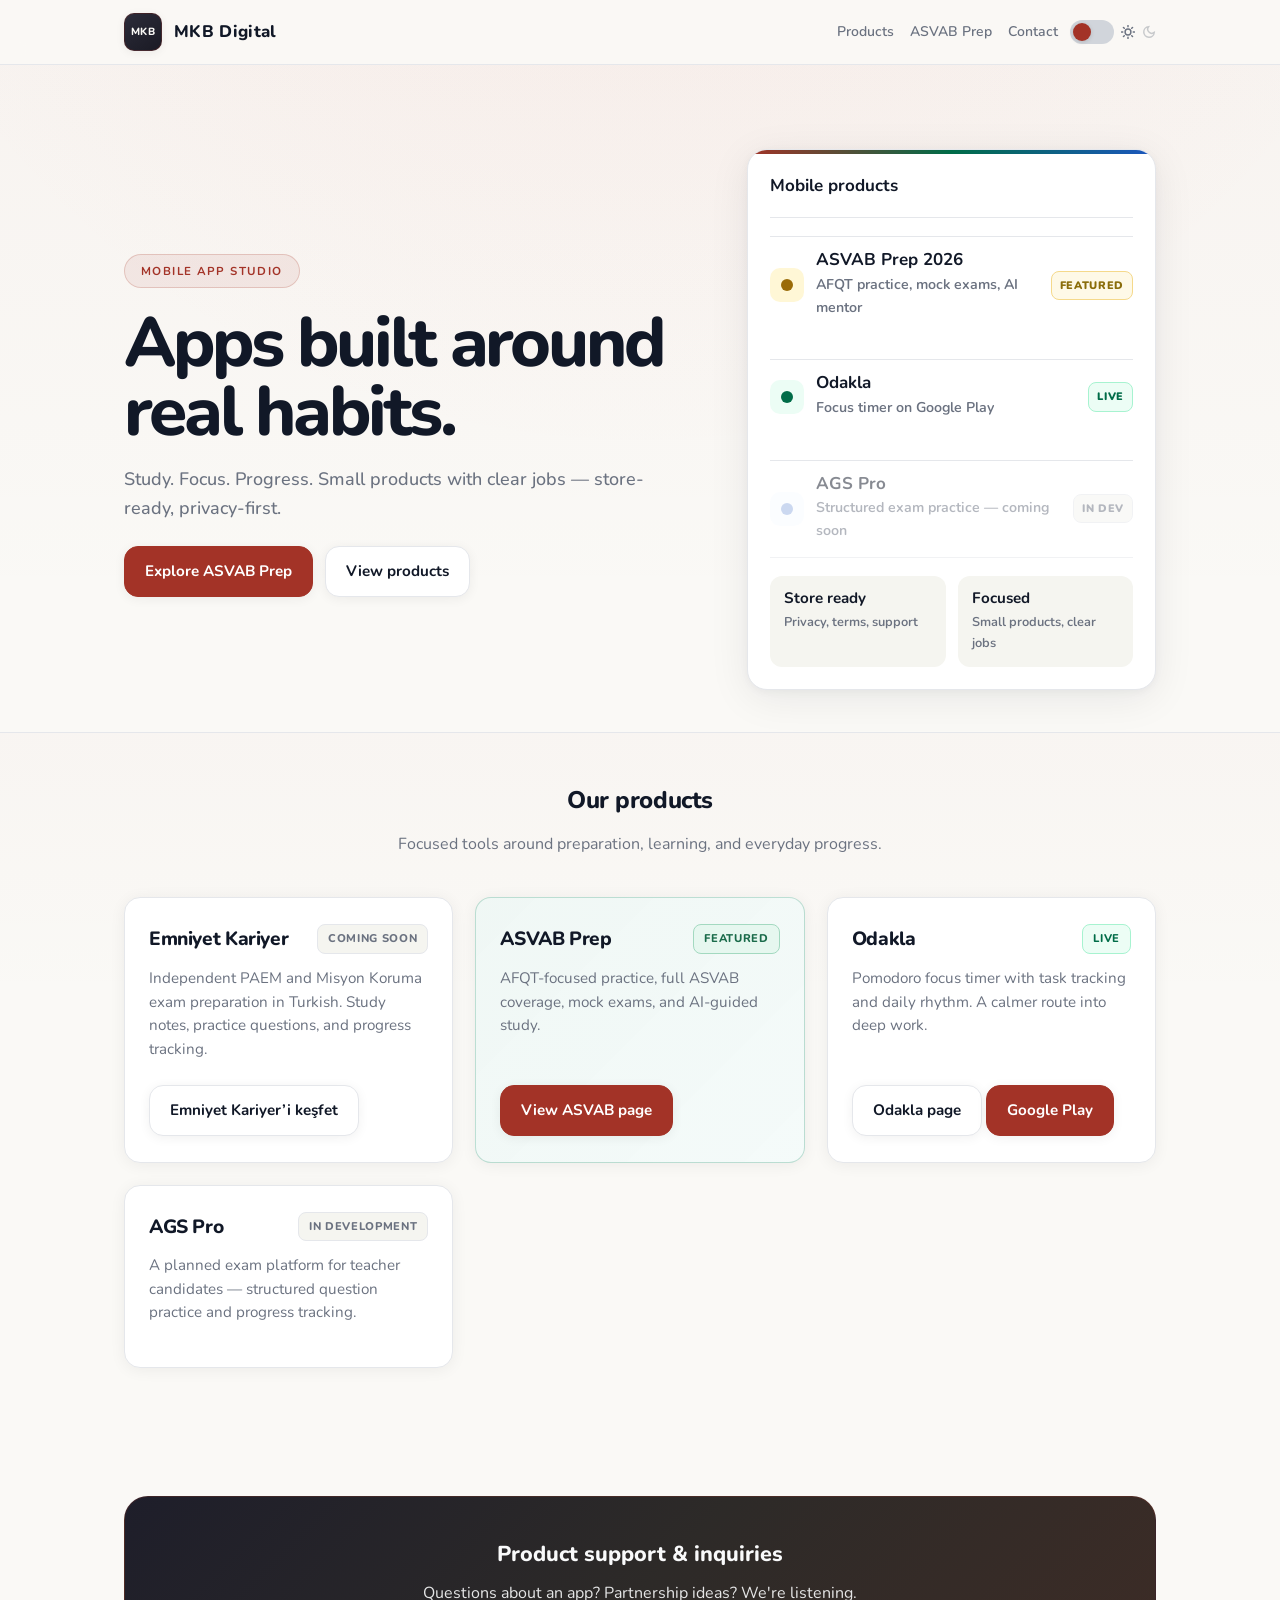
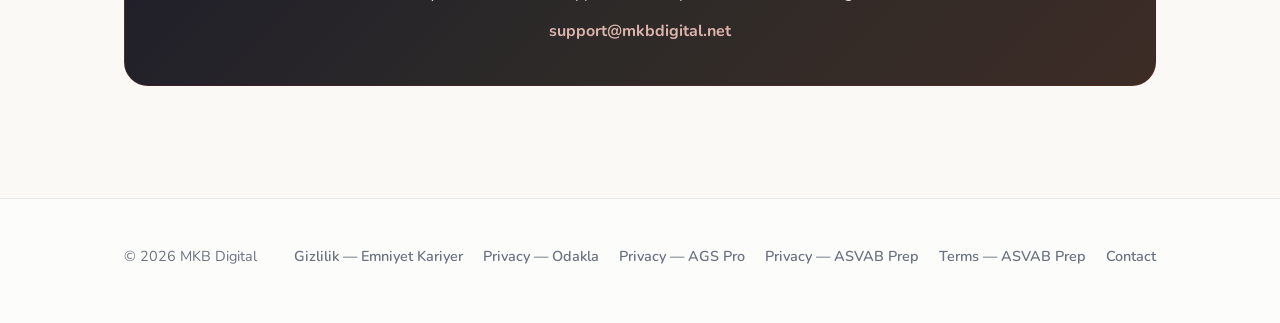
<file: index.html>
<!DOCTYPE html>
<html lang="en" data-theme="light">
  <head>
    <meta charset="utf-8" />
    <meta name="viewport" content="width=device-width, initial-scale=1" />
    <meta
      name="description"
      content="MKB Digital builds practical mobile apps for study, focus, and exam readiness."
    />
    <title>MKB Digital — Mobile App Studio</title>
    <link rel="preconnect" href="https://fonts.googleapis.com" />
    <link rel="preconnect" href="https://fonts.gstatic.com" crossorigin />
    <link href="https://fonts.googleapis.com/css2?family=Nunito:wght@500;600;700;800;900&display=swap" rel="stylesheet" />
    <link rel="stylesheet" href="/styles.css" />
    <link rel="icon" href="/favicon.svg" type="image/svg+xml" />
  </head>
  <body>
    <header class="site-header">
      <div class="wrap inner">
        <a class="logo" href="/">
          <span class="logo-mark" aria-hidden="true">MKB</span>
          <span class="logo-text">MKB Digital</span>
        </a>
        <div class="header-tools">
          <nav class="nav-links" aria-label="Page">
            <a href="#products">Products</a>
            <a href="/asvab">ASVAB Prep</a>
            <a href="#contact">Contact</a>
          </nav>
          <button class="theme-toggle" aria-label="Toggle dark mode" title="Toggle theme">
            <span class="theme-toggle-track">
              <span class="theme-toggle-thumb"></span>
            </span>
            <svg class="theme-icon-sun" width="14" height="14" viewBox="0 0 24 24" fill="none" stroke="currentColor" stroke-width="2.5" stroke-linecap="round"><circle cx="12" cy="12" r="5"/><path d="M12 1v2M12 21v2M4.22 4.22l1.42 1.42M18.36 18.36l1.42 1.42M1 12h2M21 12h2M4.22 19.78l1.42-1.42M18.36 5.64l1.42-1.42"/></svg>
            <svg class="theme-icon-moon" width="14" height="14" viewBox="0 0 24 24" fill="none" stroke="currentColor" stroke-width="2.5" stroke-linecap="round"><path d="M21 12.79A9 9 0 1111.21 3 7 7 0 0021 12.79z"/></svg>
          </button>
        </div>
      </div>
    </header>

    <div class="nav-mobile wrap" aria-label="Mobile menu">
      <a href="#products">Products</a>
      <a href="/asvab">ASVAB Prep</a>
      <a href="#contact">Contact</a>
      <button class="theme-toggle" aria-label="Toggle dark mode" style="margin-left:auto">
        <span class="theme-toggle-track">
          <span class="theme-toggle-thumb"></span>
        </span>
        <svg class="theme-icon-sun" width="14" height="14" viewBox="0 0 24 24" fill="none" stroke="currentColor" stroke-width="2.5" stroke-linecap="round"><circle cx="12" cy="12" r="5"/><path d="M12 1v2M12 21v2M4.22 4.22l1.42 1.42M18.36 18.36l1.42 1.42M1 12h2M21 12h2M4.22 19.78l1.42-1.42M18.36 5.64l1.42-1.42"/></svg>
        <svg class="theme-icon-moon" width="14" height="14" viewBox="0 0 24 24" fill="none" stroke="currentColor" stroke-width="2.5" stroke-linecap="round"><path d="M21 12.79A9 9 0 1111.21 3 7 7 0 0021 12.79z"/></svg>
      </button>
    </div>
    <main>
      <section class="hero">
        <div class="wrap hero-grid">
          <div class="hero-copy">
            <p class="hero-badge">Mobile app studio</p>
            <h1>Apps built around real habits.</h1>
            <p class="hero-lead">
              Study. Focus. Progress. Small products with clear jobs — store-ready, privacy-first.
            </p>
            <div class="hero-actions">
              <a class="btn-store primary" href="/asvab">Explore ASVAB Prep</a>
              <a class="btn-store" href="#products">View products</a>
            </div>
          </div>

          <div class="studio-preview" aria-label="Product overview">
            <div class="studio-preview-head">
              <strong>Mobile products</strong>
            </div>

            <div class="studio-product-list">
              <a class="studio-preview-row studio-preview-row--link" href="/asvab">
                <span class="product-dot product-dot--gold"></span>
                <div>
                  <strong>ASVAB Prep 2026</strong>
                  <small>AFQT practice, mock exams, AI mentor</small>
                </div>
                <span class="product-state product-state--featured">Featured</span>
                <svg class="studio-row-arrow" width="14" height="14" viewBox="0 0 24 24" fill="none" stroke="currentColor" stroke-width="2.5" stroke-linecap="round"><path d="M9 18l6-6-6-6"/></svg>
              </a>
              <a class="studio-preview-row studio-preview-row--link" href="/odakla">
                <span class="product-dot product-dot--green"></span>
                <div>
                  <strong>Odakla</strong>
                  <small>Focus timer on Google Play</small>
                </div>
                <span class="product-state product-state--live">Live</span>
                <svg class="studio-row-arrow" width="14" height="14" viewBox="0 0 24 24" fill="none" stroke="currentColor" stroke-width="2.5" stroke-linecap="round"><path d="M9 18l6-6-6-6"/></svg>
              </a>
              <div class="studio-preview-row studio-preview-row--muted">
                <span class="product-dot product-dot--blue"></span>
                <div>
                  <strong>AGS Pro</strong>
                  <small>Structured exam practice — coming soon</small>
                </div>
                <span class="product-state">In dev</span>
              </div>
            </div>

            <div class="studio-principles">
              <div>
                <strong>Store ready</strong>
                <span>Privacy, terms, support</span>
              </div>
              <div>
                <strong>Focused</strong>
                <span>Small products, clear jobs</span>
              </div>
            </div>
          </div>
        </div>
      </section>

      <section class="section" id="products">
        <div class="wrap">
          <h2 class="section-title">Our products</h2>
          <p class="section-sub">Focused tools around preparation, learning, and everyday progress.</p>

          <div class="project-grid">
            <article class="project-card">
              <div class="project-card-head">
                <h3>Emniyet Kariyer</h3>
                <span class="project-badge">Coming soon</span>
              </div>
              <p>Independent PAEM and Misyon Koruma exam preparation in Turkish. Study notes, practice questions, and progress tracking.</p>
              <div class="project-actions">
                <a class="btn-store" href="/emniyet-kariyer" lang="tr">Emniyet Kariyer’i keşfet</a>
              </div>
            </article>

            <article class="project-card project-card--asvab">
              <div class="project-card-head">
                <h3>ASVAB Prep</h3>
                <span class="project-badge project-badge--featured">Featured</span>
              </div>
              <p>AFQT-focused practice, full ASVAB coverage, mock exams, and AI-guided study.</p>
              <div class="project-actions">
                <a class="btn-store primary" href="/asvab">View ASVAB page</a>
              </div>
            </article>

            <article class="project-card">
              <div class="project-card-head">
                <h3>Odakla</h3>
                <span class="project-badge project-badge--live">Live</span>
              </div>
              <p>Pomodoro focus timer with task tracking and daily rhythm. A calmer route into deep work.</p>
              <div class="project-actions">
                <a class="btn-store" href="/odakla">Odakla page</a>
                <a class="btn-store primary"
                  href="https://play.google.com/store/apps/details?id=com.odakla.app"
                  rel="noopener noreferrer" target="_blank">Google Play</a>
              </div>
            </article>

            <article class="project-card">
              <div class="project-card-head">
                <h3>AGS Pro</h3>
                <span class="project-badge">In development</span>
              </div>
              <p>A planned exam platform for teacher candidates — structured question practice and progress tracking.</p>
            </article>
          </div>
        </div>
      </section>

      <section class="section cta-section" id="contact">
        <div class="wrap">
          <div class="cta-band" aria-labelledby="cta-title">
            <h2 id="cta-title">Product support &amp; inquiries</h2>
            <p>Questions about an app? Partnership ideas? We're listening.</p>
            <p class="cta-email">
              <a href="mailto:support@mkbdigital.net">support@mkbdigital.net</a>
            </p>
          </div>
        </div>
      </section>
    </main>

    <footer class="site-footer">
      <div class="wrap inner">
        <p>&copy; 2026 MKB Digital</p>
        <div class="footer-links">
          <a href="/emniyet-kariyer/privacy">Gizlilik — Emniyet Kariyer</a>
          <a href="/odakla/privacy">Privacy — Odakla</a>
          <a href="/ags/privacy">Privacy — AGS Pro</a>
          <a href="/asvab/privacy">Privacy — ASVAB Prep</a>
          <a href="/asvab/terms">Terms — ASVAB Prep</a>
          <a href="mailto:support@mkbdigital.net">Contact</a>
        </div>
      </div>
    </footer>

    <script>
      (function() {
        const html = document.documentElement;
        const toggles = document.querySelectorAll('.theme-toggle');
        const saved = localStorage.getItem('mkb-theme');

        if (saved) {
          html.setAttribute('data-theme', saved);
        } else {
          const prefersDark = window.matchMedia('(prefers-color-scheme: dark)').matches;
          html.setAttribute('data-theme', prefersDark ? 'dark' : 'light');
        }

        toggles.forEach(function(toggle) {
          toggle.addEventListener('click', function() {
          const next = html.getAttribute('data-theme') === 'dark' ? 'light' : 'dark';
          html.setAttribute('data-theme', next);
            localStorage.setItem('mkb-theme', next);
          });
        });
      })();
    </script>
  </body>
</html>
</file>
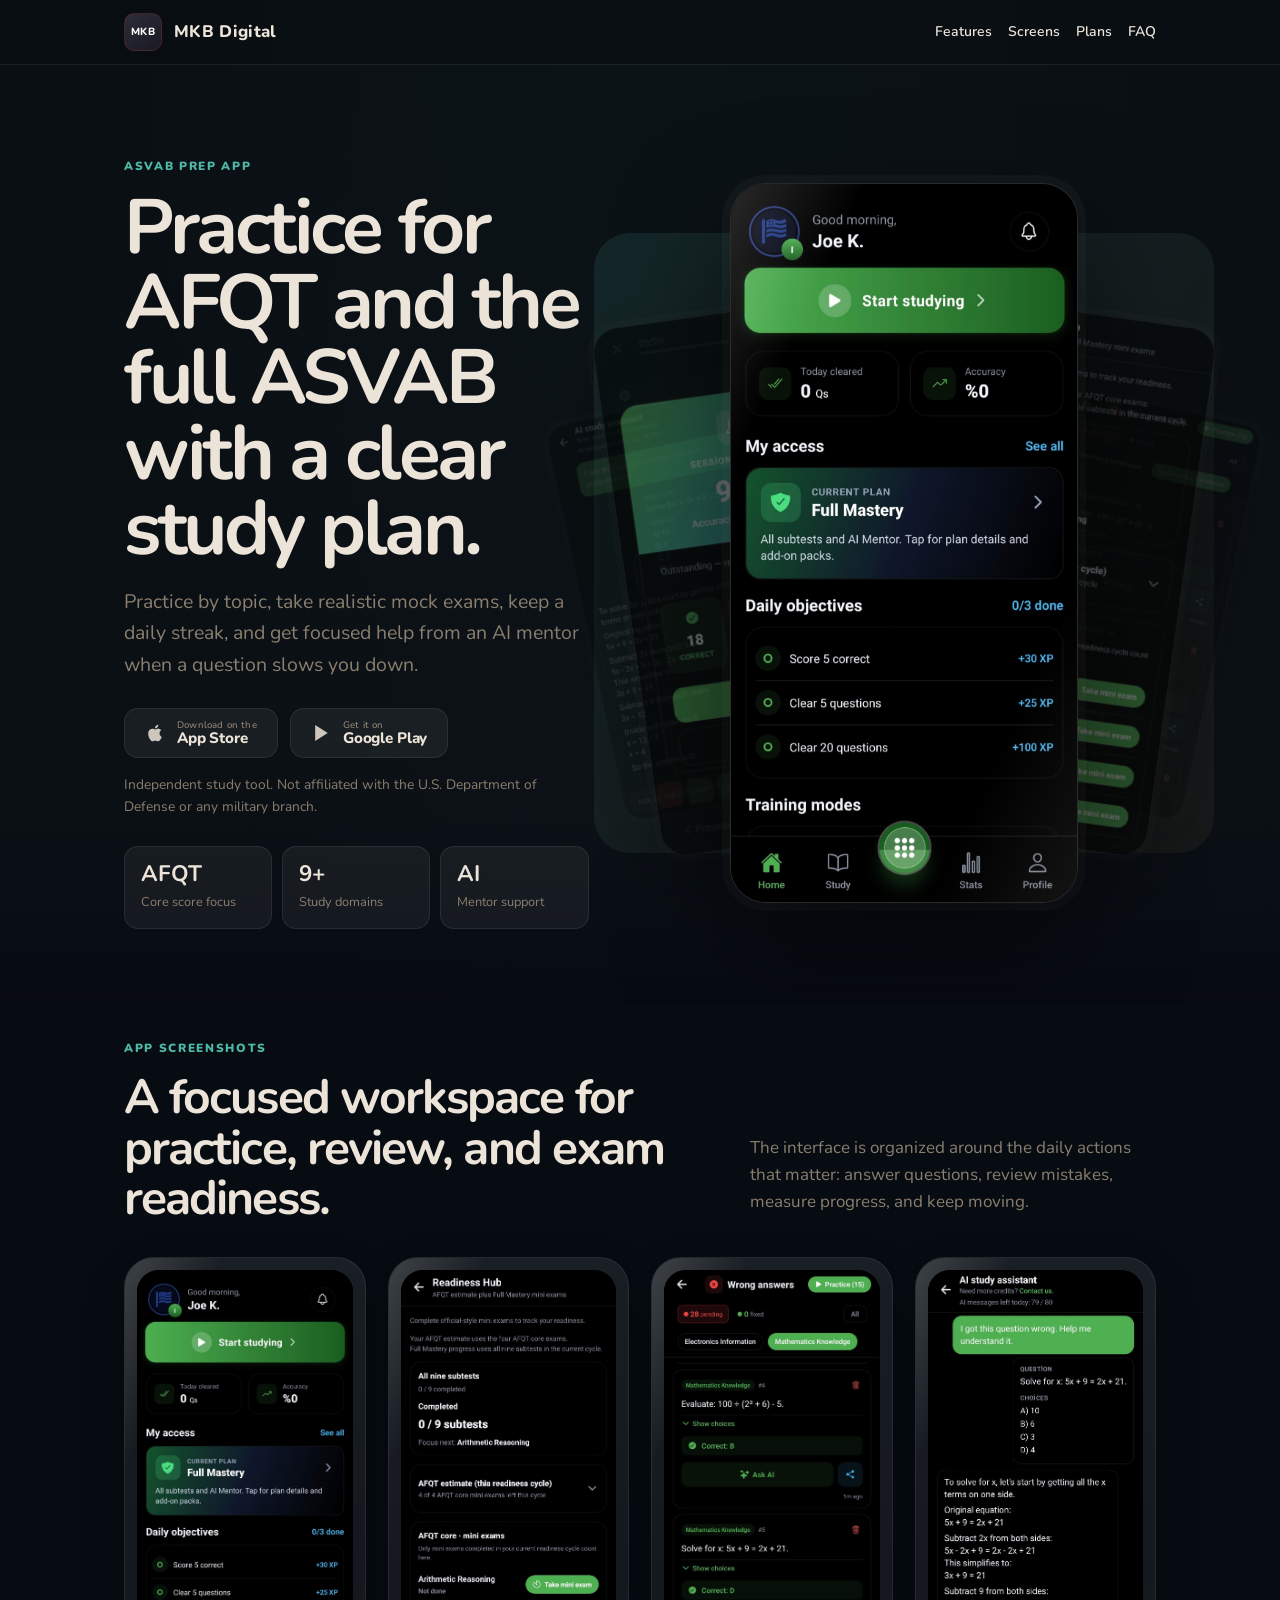
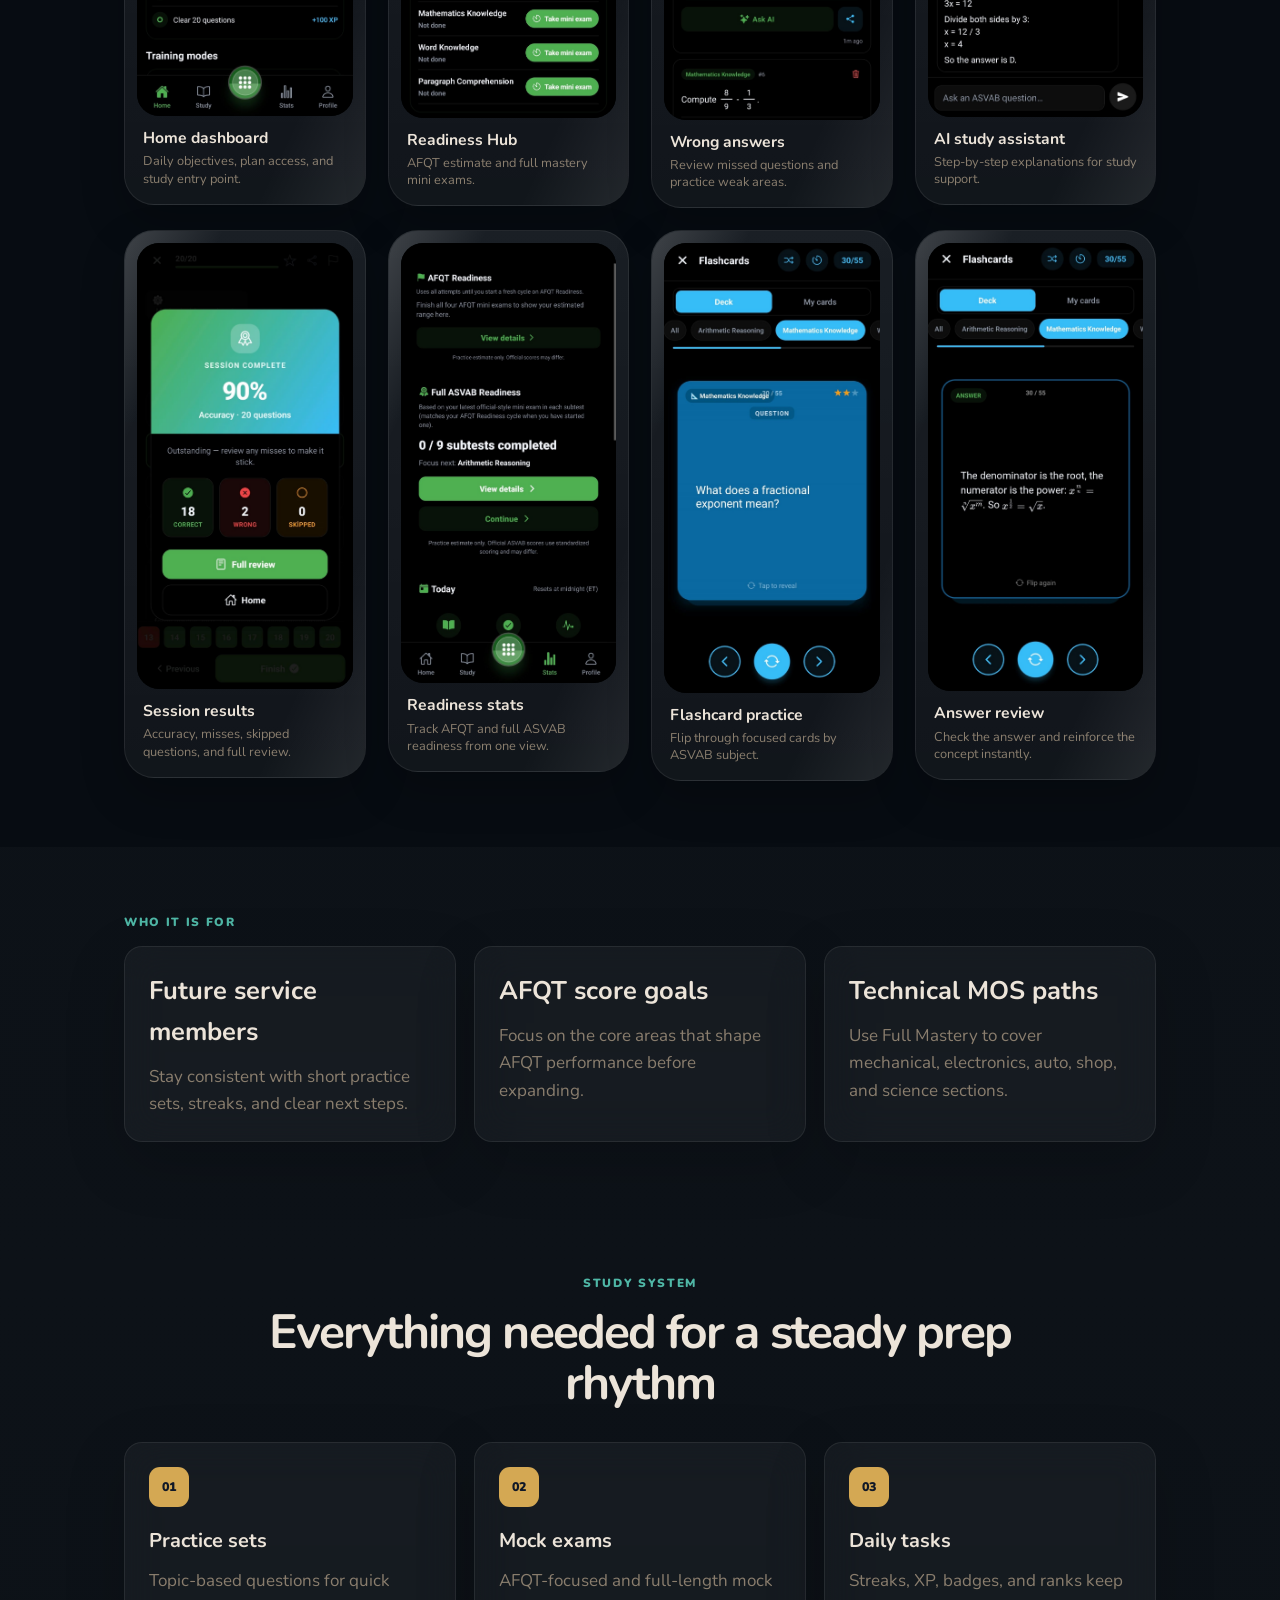
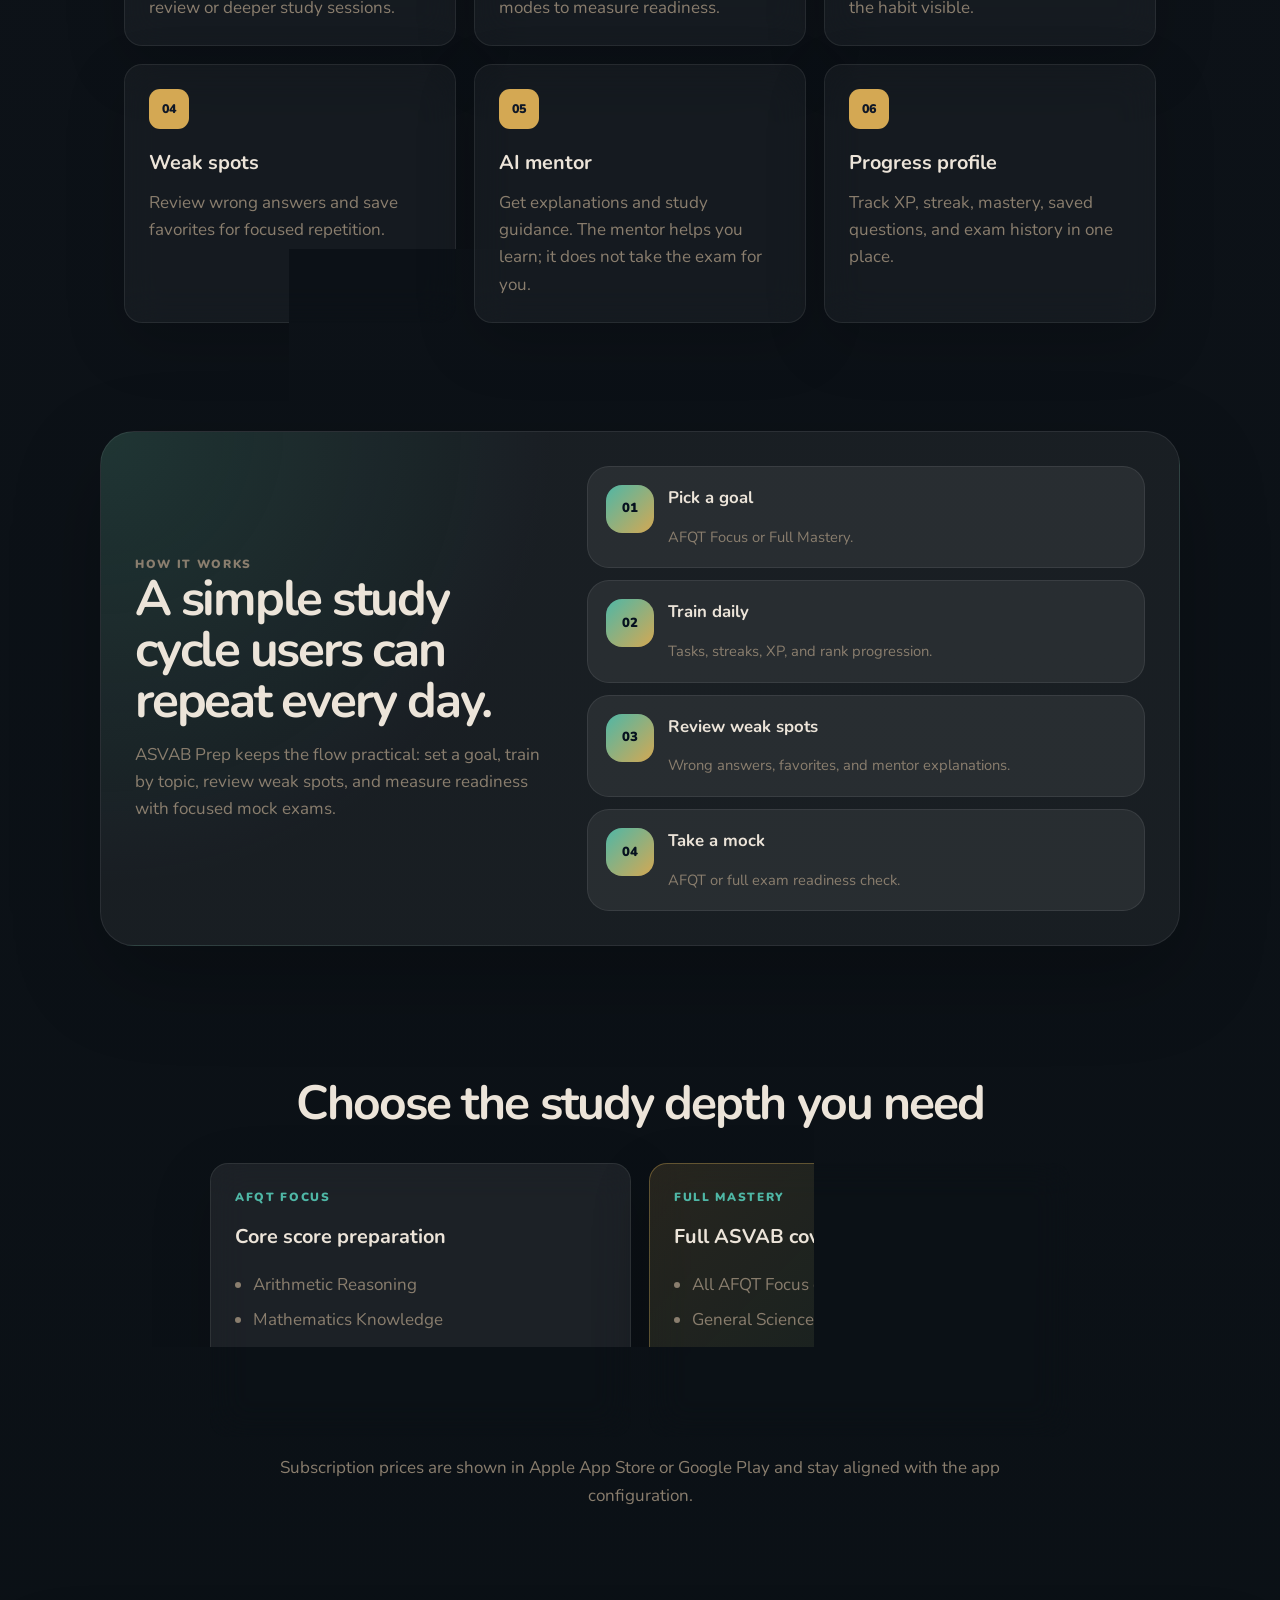
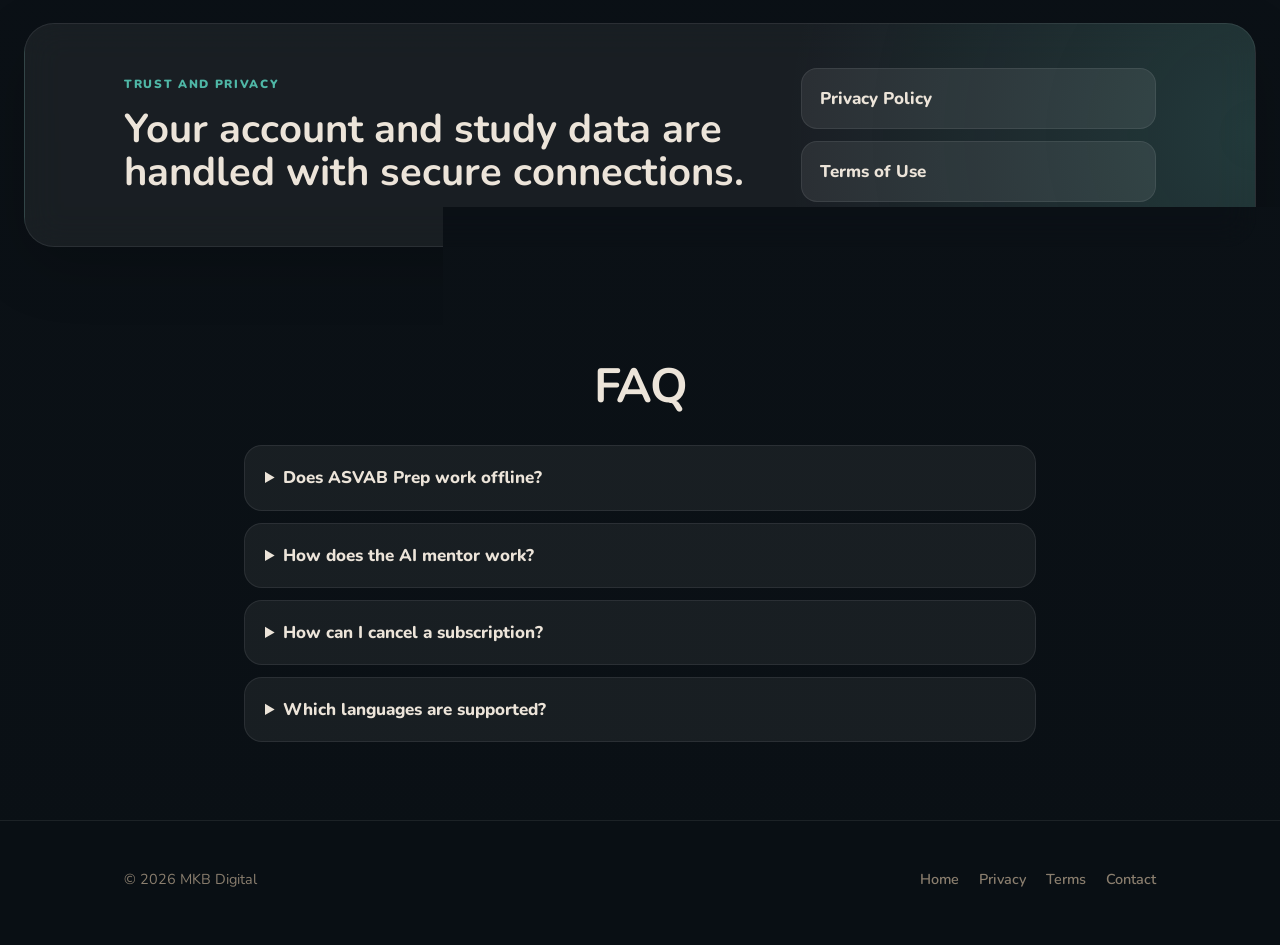
<file: asvab/index.html>
<!DOCTYPE html>
<html lang="en">
  <head>
    <meta charset="utf-8" />
    <meta name="viewport" content="width=device-width, initial-scale=1" />
    <meta
      name="description"
      content="ASVAB Prep helps candidates study for AFQT goals and full ASVAB mastery with practice, mock exams, progress tracking, and AI-guided support."
    />
    <title>ASVAB Prep - AFQT and Full ASVAB Study | MKB Digital</title>
    <link rel="preconnect" href="https://fonts.googleapis.com" />
    <link rel="preconnect" href="https://fonts.gstatic.com" crossorigin />
    <link href="https://fonts.googleapis.com/css2?family=Nunito:wght@500;600;700;800;900&display=swap" rel="stylesheet" />
    <link rel="stylesheet" href="/styles.css" />
    <link rel="icon" href="/favicon.svg" type="image/svg+xml" />
  </head>
  <body class="asvab-page">
    <header class="site-header asvab-header">
      <div class="wrap inner">
        <a class="logo" href="/">
          <span class="logo-mark" aria-hidden="true">MKB</span>
          <span class="logo-text">MKB Digital</span>
        </a>
        <div class="header-tools">
          <nav class="nav-links" aria-label="ASVAB page">
            <a href="#features">Features</a>
            <a href="#screens">Screens</a>
            <a href="#plans">Plans</a>
            <a href="#faq">FAQ</a>
          </nav>
        </div>
      </div>
    </header>

    <main>
      <section class="asvab-hero">
        <div class="wrap asvab-hero-grid">
          <div class="asvab-hero-copy">
            <p class="asvab-kicker">ASVAB Prep app</p>
            <h1>Practice for AFQT and the full ASVAB with a clear study plan.</h1>
            <p class="asvab-lead">
              Practice by topic, take realistic mock exams, keep a daily streak, and get focused help from an AI mentor
              when a question slows you down.
            </p>
            <div class="asvab-actions" id="download">
              <!-- ★ APP STORE LINK — replace href -->
              <a class="asvab-store-btn" href="https://apps.apple.com/us/app/asvab-mastery-2026/id6772744325" target="_blank" rel="noopener noreferrer">
                <svg class="asvab-store-icon" width="20" height="20" viewBox="0 0 24 24" fill="currentColor"><path d="M18.71 19.5c-.83 1.24-1.71 2.45-3.05 2.47-1.34.03-1.77-.79-3.29-.79-1.53 0-2 .77-3.27.82-1.31.05-2.3-1.32-3.14-2.53C4.25 17 2.94 12.45 4.7 9.39c.87-1.52 2.43-2.48 4.12-2.51 1.28-.02 2.5.87 3.29.87.78 0 2.26-1.07 3.8-.91.65.03 2.47.26 3.64 1.98-.09.06-2.17 1.28-2.15 3.81.03 3.02 2.65 4.03 2.68 4.04-.03.07-.42 1.44-1.38 2.83M13 3.5c.73-.83 1.94-1.46 2.94-1.5.13 1.17-.34 2.35-1.04 3.19-.69.85-1.83 1.51-2.95 1.42-.15-1.15.41-2.35 1.05-3.11z"/></svg>
                <span class="asvab-store-text">
                  <small>Download on the</small>
                  <strong>App Store</strong>
                </span>
              </a>
              <!-- ★ GOOGLE PLAY LINK — replace href -->
              <a class="asvab-store-btn" href="https://play.google.com/store/apps/details?id=YOUR.PACKAGE" target="_blank" rel="noopener noreferrer">
                <svg class="asvab-store-icon" width="20" height="20" viewBox="0 0 24 24" fill="currentColor"><path d="M5 2.5l15 9.5-15 9.5V2.5z"/></svg>
                <span class="asvab-store-text">
                  <small>Get it on</small>
                  <strong>Google Play</strong>
                </span>
              </a>
            </div>
            <p class="asvab-note">
              Independent study tool. Not affiliated with the U.S. Department of Defense or any military branch.
            </p>
            <div class="hero-proof" aria-label="ASVAB Prep highlights">
              <div>
                <strong>AFQT</strong>
                <span>Core score focus</span>
              </div>
              <div>
                <strong>9+</strong>
                <span>Study domains</span>
              </div>
              <div>
                <strong>AI</strong>
                <span>Mentor support</span>
              </div>
            </div>
          </div>

          <div class="product-visual product-visual--real" data-phone-carousel aria-label="ASVAB Prep app preview">
            <button
              class="phone-shot"
              type="button"
              data-shot="0"
              data-pos="0"
              aria-label="Show ASVAB Prep home dashboard screen"
              aria-pressed="true"
            >
              <img
                src="/asvab/assets/screen-4.jpg"
                width="945"
                height="1955"
                alt="ASVAB Prep home screen with daily objectives and Full Mastery access"
                fetchpriority="high"
              />
            </button>
            <button
              class="phone-shot"
              type="button"
              data-shot="1"
              data-pos="1"
              aria-label="Show ASVAB Prep readiness hub screen"
              aria-pressed="false"
            >
              <img
                src="/asvab/assets/screen-1.jpg"
                width="945"
                height="1961"
                alt="ASVAB Prep readiness hub with AFQT and full mastery mini exams"
                loading="lazy"
              />
            </button>
            <button
              class="phone-shot"
              type="button"
              data-shot="2"
              data-pos="2"
              aria-label="Show ASVAB Prep wrong answers screen"
              aria-pressed="false"
            >
              <img
                src="/asvab/assets/screen-3.jpg"
                width="945"
                height="1970"
                alt="ASVAB Prep wrong answers review screen"
                loading="lazy"
              />
            </button>
            <button
              class="phone-shot"
              type="button"
              data-shot="3"
              data-pos="-2"
              aria-label="Show ASVAB Prep AI study assistant screen"
              aria-pressed="false"
            >
              <img
                src="/asvab/assets/screen-2.jpg"
                width="945"
                height="1957"
                alt="ASVAB Prep AI study assistant explanation screen"
                loading="lazy"
              />
            </button>
            <button
              class="phone-shot"
              type="button"
              data-shot="4"
              data-pos="-1"
              aria-label="Show ASVAB Prep session results screen"
              aria-pressed="false"
            >
              <img
                src="/asvab/assets/screen-5.jpg"
                width="945"
                height="1955"
                alt="ASVAB Prep session complete result screen with accuracy"
                loading="lazy"
              />
            </button>
          </div>
        </div>
      </section>

      <section class="asvab-section screenshot-section" id="screens">
        <div class="wrap">
          <div class="section-heading split-heading">
            <div>
              <p class="section-eyebrow">App screenshots</p>
              <h2 class="asvab-section-title">A focused workspace for practice, review, and exam readiness.</h2>
            </div>
            <p>
              The interface is organized around the daily actions that matter: answer questions, review mistakes,
              measure progress, and keep moving.
            </p>
          </div>

          <div class="screenshot-grid">
            <figure class="screenshot-card screenshot-card--large">
              <img
                src="/asvab/assets/screen-4.jpg"
                width="945"
                height="1955"
                alt="ASVAB Prep dashboard with daily objectives and training modes"
                loading="lazy"
              />
              <figcaption>
                <strong>Home dashboard</strong>
                <span>Daily objectives, plan access, and study entry point.</span>
              </figcaption>
            </figure>
            <figure class="screenshot-card">
              <img
                src="/asvab/assets/screen-1.jpg"
                width="945"
                height="1961"
                alt="ASVAB Prep readiness hub with AFQT and full mastery mini exams"
                loading="lazy"
              />
              <figcaption>
                <strong>Readiness Hub</strong>
                <span>AFQT estimate and full mastery mini exams.</span>
              </figcaption>
            </figure>
            <figure class="screenshot-card">
              <img
                src="/asvab/assets/screen-3.jpg"
                width="945"
                height="1970"
                alt="ASVAB Prep wrong answers review screen"
                loading="lazy"
              />
              <figcaption>
                <strong>Wrong answers</strong>
                <span>Review missed questions and practice weak areas.</span>
              </figcaption>
            </figure>
            <figure class="screenshot-card">
              <img
                src="/asvab/assets/screen-2.jpg"
                width="945"
                height="1957"
                alt="ASVAB Prep AI study assistant explanation screen"
                loading="lazy"
              />
              <figcaption>
                <strong>AI study assistant</strong>
                <span>Step-by-step explanations for study support.</span>
              </figcaption>
            </figure>
            <figure class="screenshot-card screenshot-card--wide">
              <img
                src="/asvab/assets/screen-5.jpg"
                width="945"
                height="1955"
                alt="ASVAB Prep session complete result screen with accuracy"
                loading="lazy"
              />
              <figcaption>
                <strong>Session results</strong>
                <span>Accuracy, misses, skipped questions, and full review.</span>
              </figcaption>
            </figure>
            <figure class="screenshot-card">
              <img
                src="/asvab/assets/screen-6.jpg"
                width="945"
                height="1929"
                alt="ASVAB Prep stats screen showing AFQT readiness and full ASVAB readiness"
                loading="lazy"
              />
              <figcaption>
                <strong>Readiness stats</strong>
                <span>Track AFQT and full ASVAB readiness from one view.</span>
              </figcaption>
            </figure>
            <figure class="screenshot-card">
              <img
                src="/asvab/assets/screen-7.jpg"
                width="945"
                height="1970"
                alt="ASVAB Prep flashcards question screen for mathematics knowledge"
                loading="lazy"
              />
              <figcaption>
                <strong>Flashcard practice</strong>
                <span>Flip through focused cards by ASVAB subject.</span>
              </figcaption>
            </figure>
            <figure class="screenshot-card">
              <img
                src="/asvab/assets/screen-8.jpg"
                width="945"
                height="1964"
                alt="ASVAB Prep flashcards answer screen with a math explanation"
                loading="lazy"
              />
              <figcaption>
                <strong>Answer review</strong>
                <span>Check the answer and reinforce the concept instantly.</span>
              </figcaption>
            </figure>
          </div>
        </div>
      </section>

      <section class="asvab-section asvab-audience">
        <div class="wrap">
          <div class="section-eyebrow">Who it is for</div>
          <div class="audience-grid">
            <article>
              <h2>Future service members</h2>
              <p>Stay consistent with short practice sets, streaks, and clear next steps.</p>
            </article>
            <article>
              <h2>AFQT score goals</h2>
              <p>Focus on the core areas that shape AFQT performance before expanding.</p>
            </article>
            <article>
              <h2>Technical MOS paths</h2>
              <p>Use Full Mastery to cover mechanical, electronics, auto, shop, and science sections.</p>
            </article>
          </div>
        </div>
      </section>

      <section class="asvab-section" id="features">
        <div class="wrap">
          <div class="section-heading">
            <p class="section-eyebrow">Study system</p>
            <h2 class="asvab-section-title">Everything needed for a steady prep rhythm</h2>
          </div>
          <div class="feature-grid">
            <article class="feature-card">
              <span class="feature-icon">01</span>
              <h3>Practice sets</h3>
              <p>Topic-based questions for quick review or deeper study sessions.</p>
            </article>
            <article class="feature-card">
              <span class="feature-icon">02</span>
              <h3>Mock exams</h3>
              <p>AFQT-focused and full-length mock modes to measure readiness.</p>
            </article>
            <article class="feature-card">
              <span class="feature-icon">03</span>
              <h3>Daily tasks</h3>
              <p>Streaks, XP, badges, and ranks keep the habit visible.</p>
            </article>
            <article class="feature-card">
              <span class="feature-icon">04</span>
              <h3>Weak spots</h3>
              <p>Review wrong answers and save favorites for focused repetition.</p>
            </article>
            <article class="feature-card">
              <span class="feature-icon">05</span>
              <h3>AI mentor</h3>
              <p>Get explanations and study guidance. The mentor helps you learn; it does not take the exam for you.</p>
            </article>
            <article class="feature-card">
              <span class="feature-icon">06</span>
              <h3>Progress profile</h3>
              <p>Track XP, streak, mastery, saved questions, and exam history in one place.</p>
            </article>
          </div>
        </div>
      </section>

      <section class="asvab-section journey-section">
        <div class="wrap journey-grid">
          <div>
            <p class="section-eyebrow">How it works</p>
            <h2>A simple study cycle users can repeat every day.</h2>
            <p>
              ASVAB Prep keeps the flow practical: set a goal, train by topic, review weak spots, and measure readiness
              with focused mock exams.
            </p>
          </div>
          <ol class="journey-steps">
            <li>
              <span>01</span>
              <strong>Pick a goal</strong>
              <p>AFQT Focus or Full Mastery.</p>
            </li>
            <li>
              <span>02</span>
              <strong>Train daily</strong>
              <p>Tasks, streaks, XP, and rank progression.</p>
            </li>
            <li>
              <span>03</span>
              <strong>Review weak spots</strong>
              <p>Wrong answers, favorites, and mentor explanations.</p>
            </li>
            <li>
              <span>04</span>
              <strong>Take a mock</strong>
              <p>AFQT or full exam readiness check.</p>
            </li>
          </ol>
        </div>
      </section>

      <section class="asvab-section" id="plans">
        <div class="wrap">
          <h2 class="asvab-section-title">Choose the study depth you need</h2>
          <div class="plan-grid">
            <article class="plan-card">
              <p class="plan-label">AFQT Focus</p>
              <h3>Core score preparation</h3>
              <ul>
                <li>Arithmetic Reasoning</li>
                <li>Mathematics Knowledge</li>
                <li>Word Knowledge</li>
                <li>Paragraph Comprehension</li>
              </ul>
            </article>
            <article class="plan-card plan-card--featured">
              <p class="plan-label">Full Mastery</p>
              <h3>Full ASVAB coverage</h3>
              <ul>
                <li>All AFQT Focus content</li>
                <li>General Science</li>
                <li>Mechanical and Electronics</li>
                <li>Auto, Shop, and spatial topics</li>
              </ul>
            </article>
          </div>
          <p class="plan-note">
            Subscription prices are shown in Apple App Store or Google Play and stay aligned with the app configuration.
          </p>
        </div>
      </section>

      <section class="asvab-section trust-band">
        <div class="wrap trust-grid">
          <div>
            <p class="section-eyebrow">Trust and privacy</p>
            <h2>Your account and study data are handled with secure connections.</h2>
          </div>
          <div class="trust-links">
            <a href="/asvab/privacy">Privacy Policy</a>
            <a href="/asvab/terms">Terms of Use</a>
          </div>
        </div>
      </section>

      <section class="asvab-section" id="faq">
        <div class="wrap faq-grid">
          <h2 class="asvab-section-title">FAQ</h2>
          <details>
            <summary>Does ASVAB Prep work offline?</summary>
            <p>
              Some study content may be available offline after loading, but account sync, AI mentor, payments, and
              notifications require an internet connection.
            </p>
          </details>
          <details>
            <summary>How does the AI mentor work?</summary>
            <p>
              It can explain concepts, break down mistakes, and suggest what to review. It may be wrong, so official
              sources and your own judgment remain important.
            </p>
          </details>
          <details>
            <summary>How can I cancel a subscription?</summary>
            <p>
              Subscriptions are managed through Apple App Store or Google Play, depending on where the purchase was
              made. Cancellation rules follow that store's terms.
            </p>
          </details>
          <details>
            <summary>Which languages are supported?</summary>
            <p>The app experience is designed around English ASVAB preparation content.</p>
          </details>
        </div>
      </section>
    </main>

    <footer class="site-footer asvab-footer">
      <div class="wrap inner">
        <p>© 2026 MKB Digital</p>
        <div class="footer-links">
          <a href="/">Home</a>
          <a href="/asvab/privacy">Privacy</a>
          <a href="/asvab/terms">Terms</a>
          <a href="mailto:support@mkbdigital.net">Contact</a>
        </div>
      </div>
    </footer>
    <script>
      (function () {
        var carousel = document.querySelector('[data-phone-carousel]');
        if (!carousel) return;

        var shots = Array.prototype.slice.call(carousel.querySelectorAll('.phone-shot'));
        var active = 0;
        var pointerId = null;
        var startX = 0;
        var startY = 0;
        var didSwipe = false;
        var swipeThreshold = 42;

        function render(nextActive) {
          var total = shots.length;
          active = (nextActive + total) % total;

          shots.forEach(function (shot, index) {
            var forward = (index - active + total) % total;
            var backward = (active - index + total) % total;
            var pos = 2;

            if (forward === 0) pos = 0;
            else if (forward === 1) pos = 1;
            else if (backward === 1) pos = -1;
            else if (forward === 2) pos = 2;
            else if (backward === 2) pos = -2;

            shot.dataset.pos = String(pos);
            shot.setAttribute('aria-pressed', pos === 0 ? 'true' : 'false');
            shot.tabIndex = Math.abs(pos) <= 1 ? 0 : -1;
          });
        }

        function moveBy(direction) {
          render(active + direction);
        }

        carousel.addEventListener('click', function (event) {
          var shot = event.target.closest('.phone-shot');
          if (!shot || !carousel.contains(shot) || didSwipe) return;

          var index = shots.indexOf(shot);
          if (index !== -1) {
            render(index);
          }
        });

        carousel.addEventListener('pointerdown', function (event) {
          if (event.pointerType === 'mouse' && event.button !== 0) return;

          pointerId = event.pointerId;
          startX = event.clientX;
          startY = event.clientY;
          didSwipe = false;
        });

        carousel.addEventListener('pointerup', function (event) {
          if (pointerId !== event.pointerId) return;

          var deltaX = event.clientX - startX;
          var deltaY = event.clientY - startY;
          var isHorizontal = Math.abs(deltaX) > Math.abs(deltaY) * 1.35;

          if (isHorizontal && Math.abs(deltaX) > swipeThreshold) {
            didSwipe = true;
            moveBy(deltaX < 0 ? 1 : -1);
            event.preventDefault();

            window.setTimeout(function () {
              didSwipe = false;
            }, 260);
          }

          pointerId = null;
        });

        carousel.addEventListener('pointercancel', function (event) {
          if (pointerId !== event.pointerId) return;
          pointerId = null;
          didSwipe = false;
        });

        render(active);
      })();
    </script>
  </body>
</html>
</file>
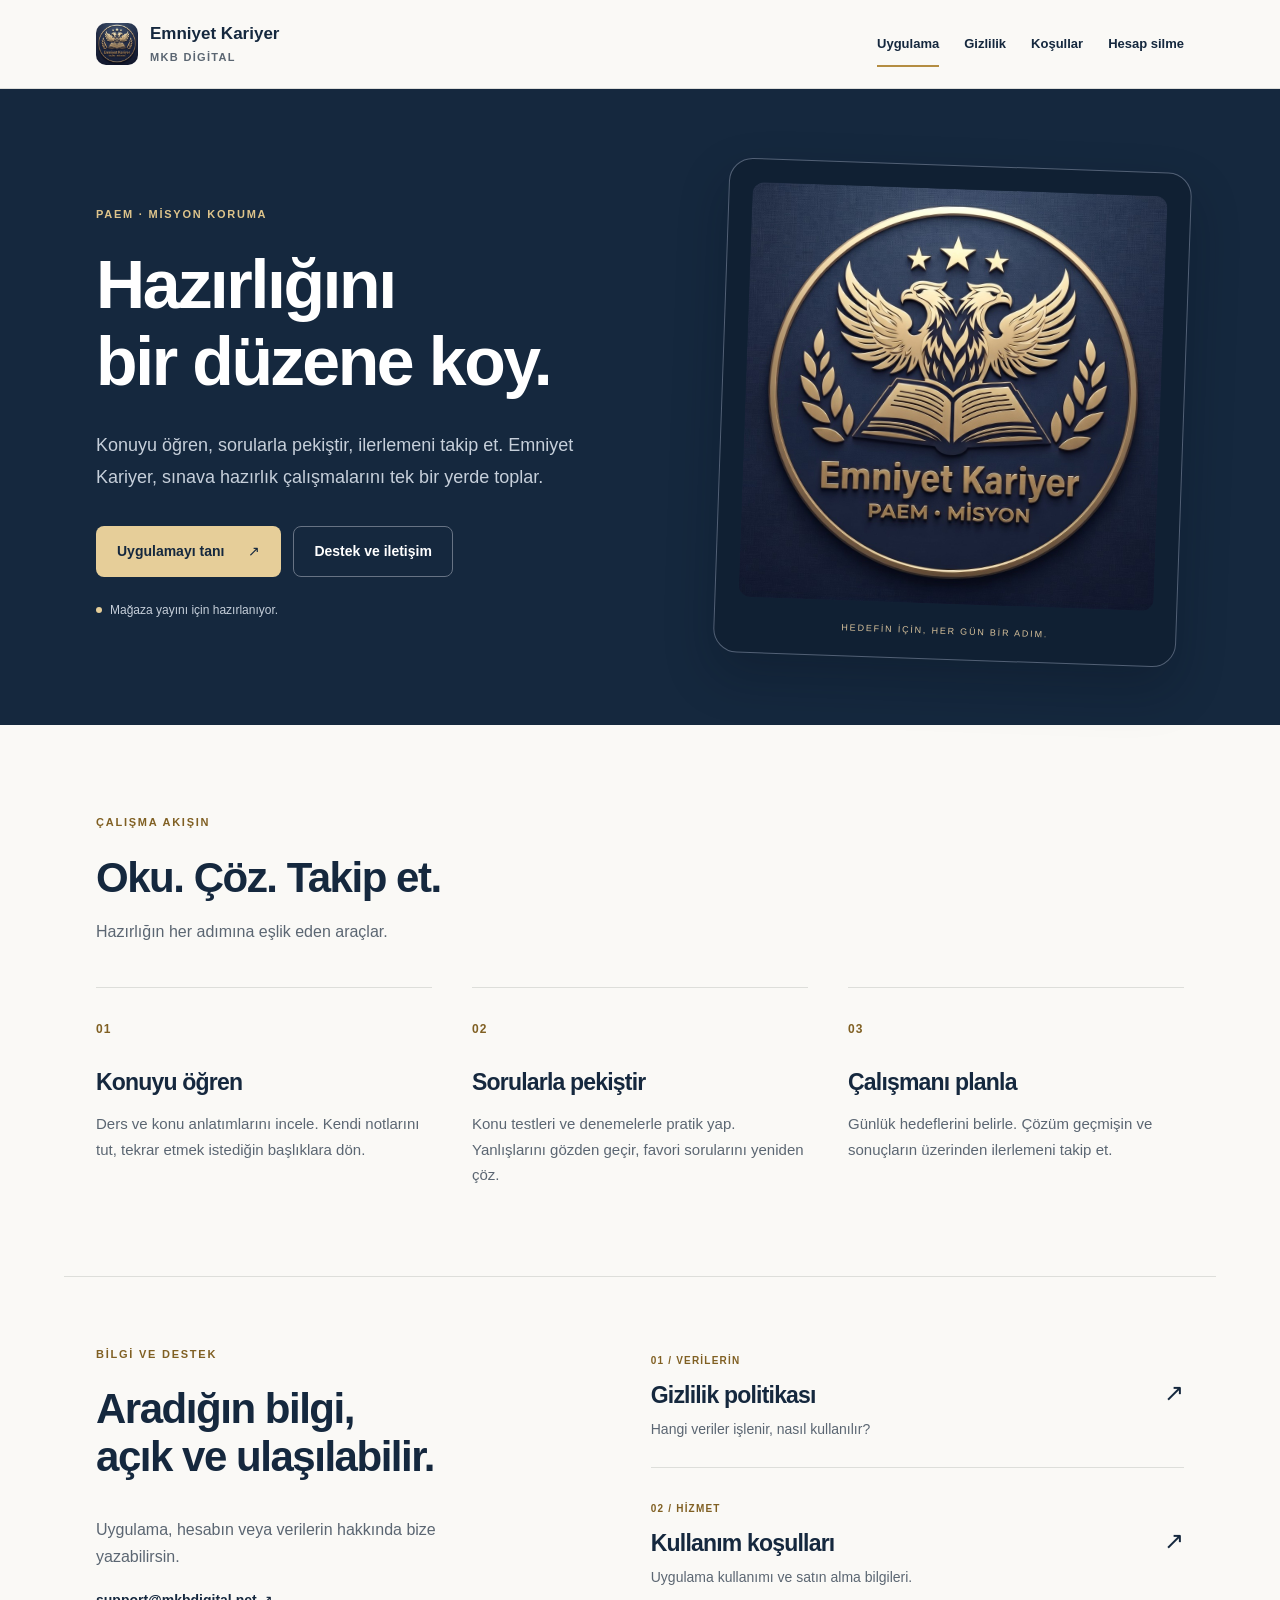
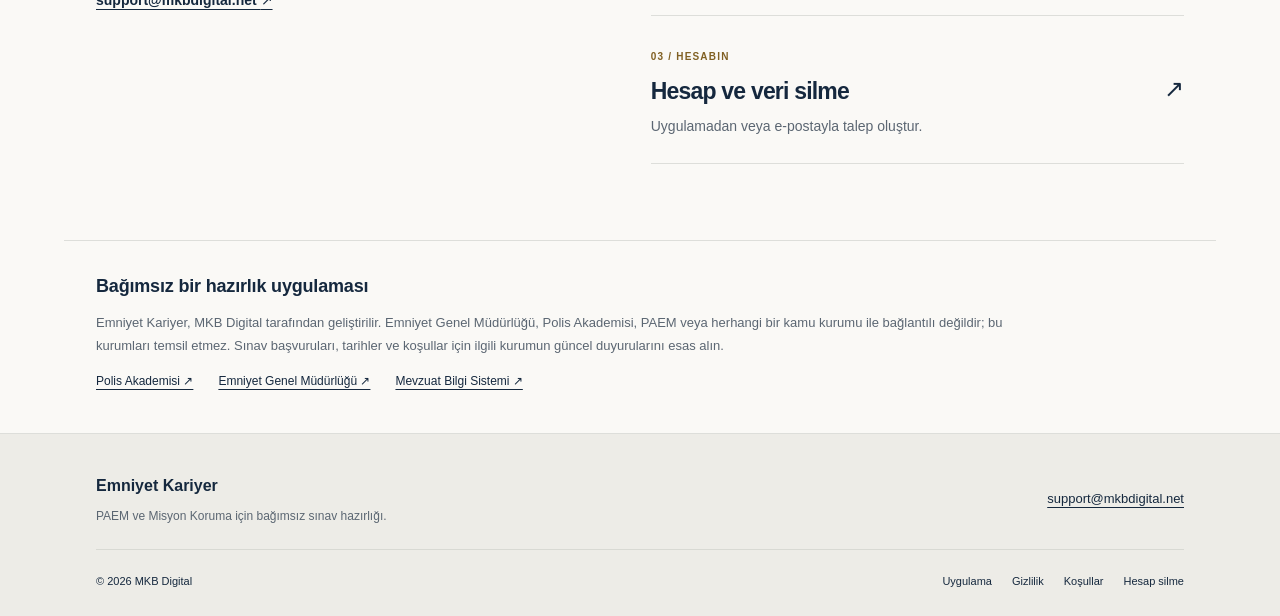
<file: emniyet-kariyer/index.html>
<!doctype html>
<html lang="tr">
<head>
  <meta charset="utf-8">
  <meta name="viewport" content="width=device-width, initial-scale=1">
  <meta name="description" content="Konu anlatımları, soru çözümü, çalışma planı ve ilerleme takibi. Emniyet Kariyer hakkında bilgi, gizlilik ve hesap desteği.">
  <meta name="theme-color" content="#15283e">
  <title>PAEM ve Misyon Koruma sınavlarına hazırlık | Emniyet Kariyer</title>
  <link rel="canonical" href="https://mkbdigital.net/emniyet-kariyer">
  <meta property="og:title" content="PAEM ve Misyon Koruma sınavlarına hazırlık | Emniyet Kariyer">
  <meta property="og:description" content="Konu anlatımları, soru çözümü, çalışma planı ve ilerleme takibi. Emniyet Kariyer hakkında bilgi, gizlilik ve hesap desteği.">
  <meta property="og:type" content="website">
  <meta property="og:url" content="https://mkbdigital.net/emniyet-kariyer">
  <meta property="og:image" content="https://mkbdigital.net/emniyet-kariyer/icon.png">
  <link rel="icon" type="image/png" href="/emniyet-kariyer/icon.png">
  <link rel="stylesheet" href="/emniyet-kariyer/site.css">
</head>
<body>
  <a class="skip-link" href="#main">İçeriğe geç</a>
  <header class="header"><div class="container header-inner">
    <a class="brand" href="/emniyet-kariyer"><img src="/emniyet-kariyer/icon.png" width="42" height="42" alt=""><span>Emniyet Kariyer<small>MKB Digital</small></span></a>
    <nav aria-label="Ana menü"><a href="/emniyet-kariyer" aria-current="page">Uygulama</a><a href="/emniyet-kariyer/privacy">Gizlilik</a><a href="/emniyet-kariyer/terms">Koşullar</a><a href="/emniyet-kariyer/delete-account">Hesap silme</a></nav>
  </div></header>
  <main id="main">
  <section class="hero"><div class="container hero-grid"><div>
    <p class="eyebrow">PAEM · MİSYON KORUMA</p>
    <h1>Hazırlığını<br>bir düzene koy.</h1>
    <p class="lead">Konuyu öğren, sorularla pekiştir, ilerlemeni takip et. Emniyet Kariyer, sınava hazırlık çalışmalarını tek bir yerde toplar.</p>
    <div class="actions"><a class="button primary" href="#calisma">Uygulamayı tanı <span aria-hidden="true">↗</span></a><a class="button ghost" href="#destek">Destek ve iletişim</a></div>
    <p class="release"><span aria-hidden="true"></span>Mağaza yayını için hazırlanıyor.</p>
  </div><div class="brand-panel"><img src="/emniyet-kariyer/icon.png" width="360" height="360" alt="Emniyet Kariyer: PAEM ve Misyon uygulama simgesi"><p>HEDEFİN İÇİN, HER GÜN BİR ADIM.</p></div></div></section>
  <section class="container study-section" id="calisma"><div class="section-heading"><p class="eyebrow">ÇALIŞMA AKIŞIN</p><h2>Oku. Çöz. Takip et.</h2><p>Hazırlığın her adımına eşlik eden araçlar.</p></div>
    <div class="steps"><article><span class="step-no">01</span><h3>Konuyu öğren</h3><p>Ders ve konu anlatımlarını incele. Kendi notlarını tut, tekrar etmek istediğin başlıklara dön.</p></article><article><span class="step-no">02</span><h3>Sorularla pekiştir</h3><p>Konu testleri ve denemelerle pratik yap. Yanlışlarını gözden geçir, favori sorularını yeniden çöz.</p></article><article><span class="step-no">03</span><h3>Çalışmanı planla</h3><p>Günlük hedeflerini belirle. Çözüm geçmişin ve sonuçların üzerinden ilerlemeni takip et.</p></article></div>
  </section>
  <section class="container support-section" id="destek"><div class="support-intro"><p class="eyebrow">BİLGİ VE DESTEK</p><h2>Aradığın bilgi,<br>açık ve ulaşılabilir.</h2><p>Uygulama, hesabın veya verilerin hakkında bize yazabilirsin.</p><a class="text-link" href="mailto:support@mkbdigital.net">support@mkbdigital.net <span aria-hidden="true">↗</span></a></div><div class="support-links">
    <a href="/emniyet-kariyer/privacy"><div><span>01 / VERİLERİN</span><h3>Gizlilik politikası</h3><p>Hangi veriler işlenir, nasıl kullanılır?</p></div><b aria-hidden="true">↗</b></a>
    <a href="/emniyet-kariyer/terms"><div><span>02 / HİZMET</span><h3>Kullanım koşulları</h3><p>Uygulama kullanımı ve satın alma bilgileri.</p></div><b aria-hidden="true">↗</b></a>
    <a href="/emniyet-kariyer/delete-account"><div><span>03 / HESABIN</span><h3>Hesap ve veri silme</h3><p>Uygulamadan veya e-postayla talep oluştur.</p></div><b aria-hidden="true">↗</b></a>
  </div></section>
  <section class="container affiliation"><h2>Bağımsız bir hazırlık uygulaması</h2><p>Emniyet Kariyer, MKB Digital tarafından geliştirilir. Emniyet Genel Müdürlüğü, Polis Akademisi, PAEM veya herhangi bir kamu kurumu ile bağlantılı değildir; bu kurumları temsil etmez. Sınav başvuruları, tarihler ve koşullar için ilgili kurumun güncel duyurularını esas alın.</p><div class="source-links"><a href="https://www.pa.edu.tr/">Polis Akademisi ↗</a><a href="https://www.egm.gov.tr/">Emniyet Genel Müdürlüğü ↗</a><a href="https://www.mevzuat.gov.tr/">Mevzuat Bilgi Sistemi ↗</a></div></section>
</main>
  <footer class="footer"><div class="container">
    <div class="footer-top"><div><strong>Emniyet Kariyer</strong><p>PAEM ve Misyon Koruma için bağımsız sınav hazırlığı.</p></div><a href="mailto:support@mkbdigital.net">support@mkbdigital.net</a></div>
    <div class="footer-bottom"><span>© 2026 <a href="/">MKB Digital</a></span><nav aria-label="Alt menü"><a href="/emniyet-kariyer" aria-current="page">Uygulama</a><a href="/emniyet-kariyer/privacy">Gizlilik</a><a href="/emniyet-kariyer/terms">Koşullar</a><a href="/emniyet-kariyer/delete-account">Hesap silme</a></nav></div>
  </div></footer>
</body>
</html>
</file>
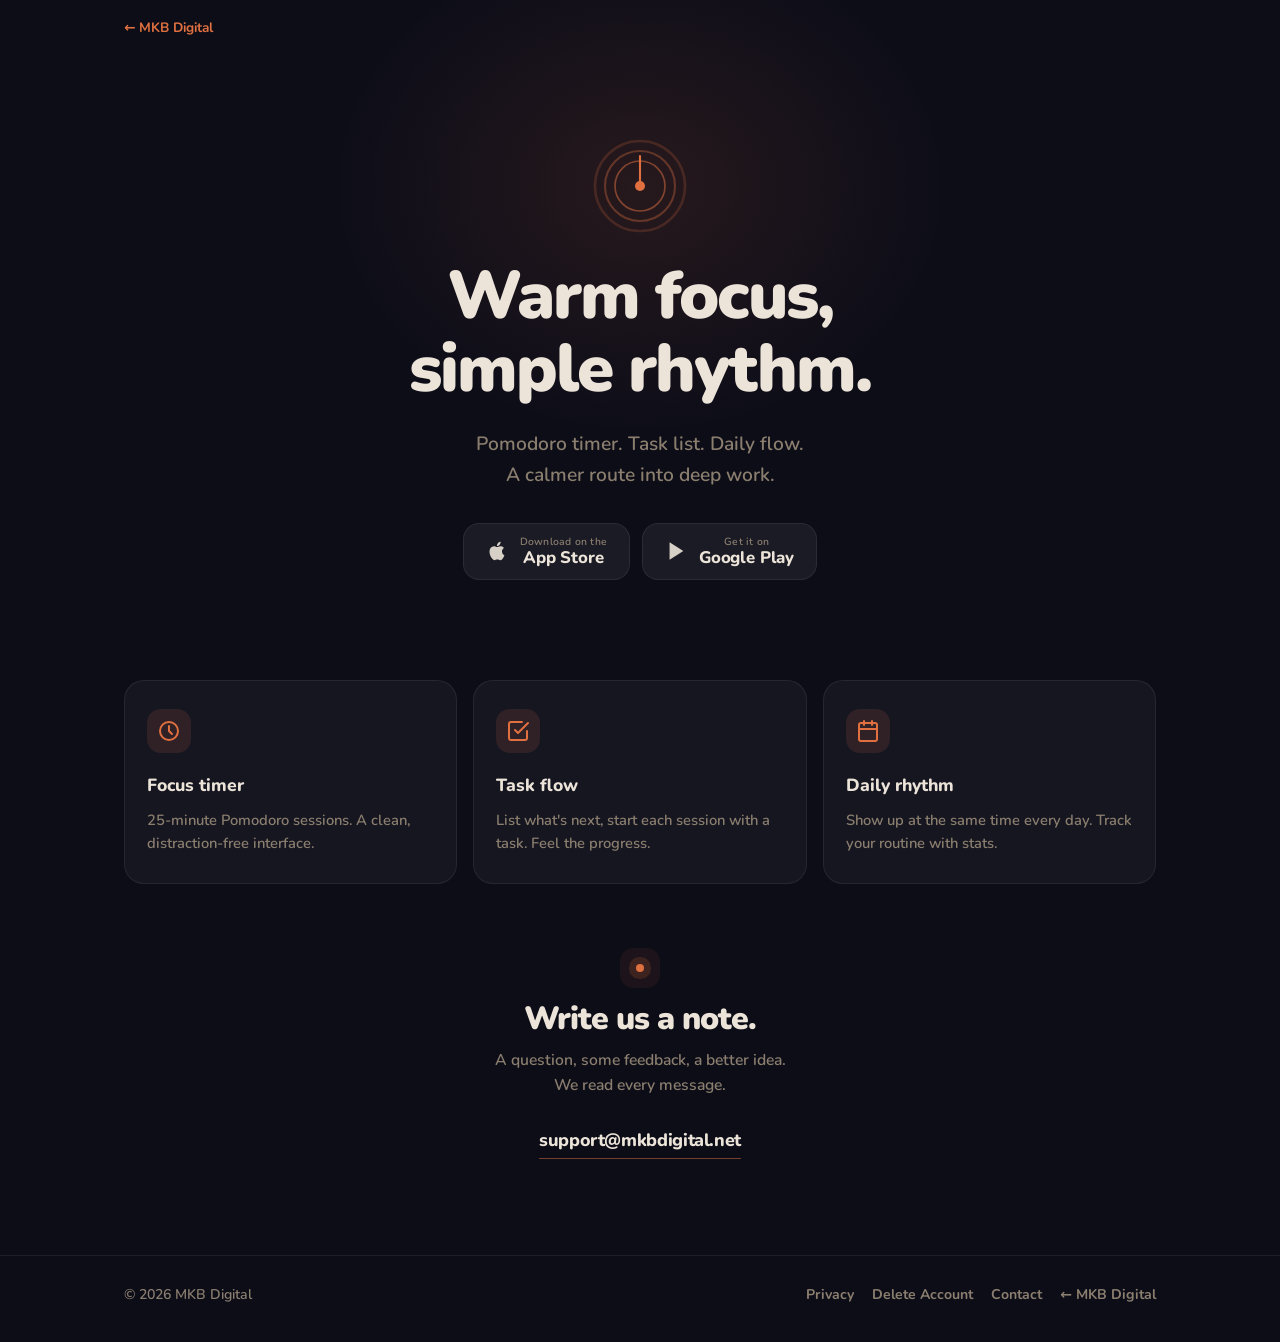
<file: odakla/index.html>
<!DOCTYPE html>
<html lang="en">
  <head>
    <meta charset="utf-8" />
    <meta name="viewport" content="width=device-width, initial-scale=1" />
    <meta
      name="description"
      content="Odakla — A warm, calm focus timer for deep work. Pomodoro-style sessions, simple task tracking, and a quieter route into focus."
    />
    <title>Odakla — Warm focus timer</title>
    <link rel="preconnect" href="https://fonts.googleapis.com" />
    <link rel="preconnect" href="https://fonts.gstatic.com" crossorigin />
    <link href="https://fonts.googleapis.com/css2?family=Nunito:wght@500;600;700;800;900&display=swap" rel="stylesheet" />
    <link rel="stylesheet" href="/styles.css" />
    <link rel="icon" href="/favicon.svg" type="image/svg+xml" />
  </head>
  <body class="odakla-landing">
    <header class="odakla-header">
      <div class="wrap odakla-header-inner">
        <a href="/" class="odakla-back">&larr; MKB Digital</a>
      </div>
    </header>

    <main>
      <!-- Hero -->
      <section class="odakla-hero">
        <div class="wrap odakla-hero-inner">
          <div class="odakla-mark" aria-hidden="true">
            <svg viewBox="0 0 120 120" fill="none" xmlns="http://www.w3.org/2000/svg">
              <circle cx="60" cy="60" r="54" stroke="currentColor" stroke-width="3" opacity="0.2" />
              <circle cx="60" cy="60" r="42" stroke="currentColor" stroke-width="2.5" opacity="0.35" />
              <circle cx="60" cy="60" r="30" stroke="currentColor" stroke-width="2" opacity="0.5" />
              <circle cx="60" cy="60" r="6" fill="currentColor" />
              <line x1="60" y1="60" x2="60" y2="24" stroke="currentColor" stroke-width="2.5" stroke-linecap="round" />
            </svg>
          </div>

          <h1 class="odakla-hero-title">Warm focus,<br />simple rhythm.</h1>

          <p class="odakla-hero-sub">
            Pomodoro timer. Task list. Daily flow.<br />
            A calmer route into deep work.
          </p>

          <div class="odakla-hero-actions">
            <!-- ★ APP STORE LINK — replace href -->
            <a class="odakla-store-btn" href="https://apps.apple.com/app/YOUR-APP-ID" target="_blank" rel="noopener noreferrer">
              <svg class="odakla-store-icon" width="22" height="22" viewBox="0 0 24 24" fill="currentColor"><path d="M18.71 19.5c-.83 1.24-1.71 2.45-3.05 2.47-1.34.03-1.77-.79-3.29-.79-1.53 0-2 .77-3.27.82-1.31.05-2.3-1.32-3.14-2.53C4.25 17 2.94 12.45 4.7 9.39c.87-1.52 2.43-2.48 4.12-2.51 1.28-.02 2.5.87 3.29.87.78 0 2.26-1.07 3.8-.91.65.03 2.47.26 3.64 1.98-.09.06-2.17 1.28-2.15 3.81.03 3.02 2.65 4.03 2.68 4.04-.03.07-.42 1.44-1.38 2.83M13 3.5c.73-.83 1.94-1.46 2.94-1.5.13 1.17-.34 2.35-1.04 3.19-.69.85-1.83 1.51-2.95 1.42-.15-1.15.41-2.35 1.05-3.11z"/></svg>
              <span class="odakla-store-text">
                <small>Download on the</small>
                <strong>App Store</strong>
              </span>
            </a>
            <!-- ★ GOOGLE PLAY LINK — replace href -->
            <a class="odakla-store-btn" href="https://play.google.com/store/apps/details?id=com.odakla.app" target="_blank" rel="noopener noreferrer">
              <svg class="odakla-store-icon" width="22" height="22" viewBox="0 0 24 24" fill="currentColor"><path d="M5 2.5l15 9.5-15 9.5V2.5z"/></svg>
              <span class="odakla-store-text">
                <small>Get it on</small>
                <strong>Google Play</strong>
              </span>
            </a>
          </div>
        </div>

        <!-- Warm ambient glow -->
        <div class="odakla-glow" aria-hidden="true"></div>
      </section>

      <!-- Features -->
      <section class="odakla-features">
        <div class="wrap">
          <div class="odakla-features-grid">
            <article class="odakla-feature-card">
              <div class="odakla-feature-icon">
                <svg width="24" height="24" viewBox="0 0 24 24" fill="none"><circle cx="12" cy="12" r="9" stroke="currentColor" stroke-width="2"/><path d="M12 7v5l3 3" stroke="currentColor" stroke-width="2" stroke-linecap="round"/></svg>
              </div>
              <h3>Focus timer</h3>
              <p>25-minute Pomodoro sessions. A clean, distraction-free interface.</p>
            </article>

            <article class="odakla-feature-card">
              <div class="odakla-feature-icon">
                <svg width="24" height="24" viewBox="0 0 24 24" fill="none"><path d="M9 11l3 3L22 4" stroke="currentColor" stroke-width="2" stroke-linecap="round" stroke-linejoin="round"/><path d="M21 12v7a2 2 0 01-2 2H5a2 2 0 01-2-2V5a2 2 0 012-2h11" stroke="currentColor" stroke-width="2" stroke-linecap="round" stroke-linejoin="round"/></svg>
              </div>
              <h3>Task flow</h3>
              <p>List what's next, start each session with a task. Feel the progress.</p>
            </article>

            <article class="odakla-feature-card">
              <div class="odakla-feature-icon">
                <svg width="24" height="24" viewBox="0 0 24 24" fill="none"><rect x="3" y="4" width="18" height="18" rx="2" stroke="currentColor" stroke-width="2"/><path d="M3 10h18" stroke="currentColor" stroke-width="2"/><path d="M8 2v4M16 2v4" stroke="currentColor" stroke-width="2" stroke-linecap="round"/></svg>
              </div>
              <h3>Daily rhythm</h3>
              <p>Show up at the same time every day. Track your routine with stats.</p>
            </article>
          </div>
        </div>
      </section>

      <!-- Contact -->
      <section class="odakla-contact">
        <div class="wrap">
          <div class="odakla-contact-inner">
            <span class="odakla-contact-mark" aria-hidden="true"></span>
            <h2 class="odakla-contact-title">Write us a note.</h2>
            <p class="odakla-contact-copy">A question, some feedback, a better idea. We read every message.</p>
            <a class="odakla-contact-mail" href="mailto:support@mkbdigital.net">support@mkbdigital.net</a>
          </div>
        </div>
      </section>

    </main>

    <footer class="odakla-footer">
      <div class="wrap odakla-footer-inner">
        <p>&copy; 2026 MKB Digital</p>
        <nav>
          <a href="/odakla/privacy">Privacy</a>
          <a href="/odakla/delete-account">Delete Account</a>
          <a href="mailto:support@mkbdigital.net">Contact</a>
          <a href="/">&larr; MKB Digital</a>
        </nav>
      </div>
    </footer>
  </body>
</html>
</file>
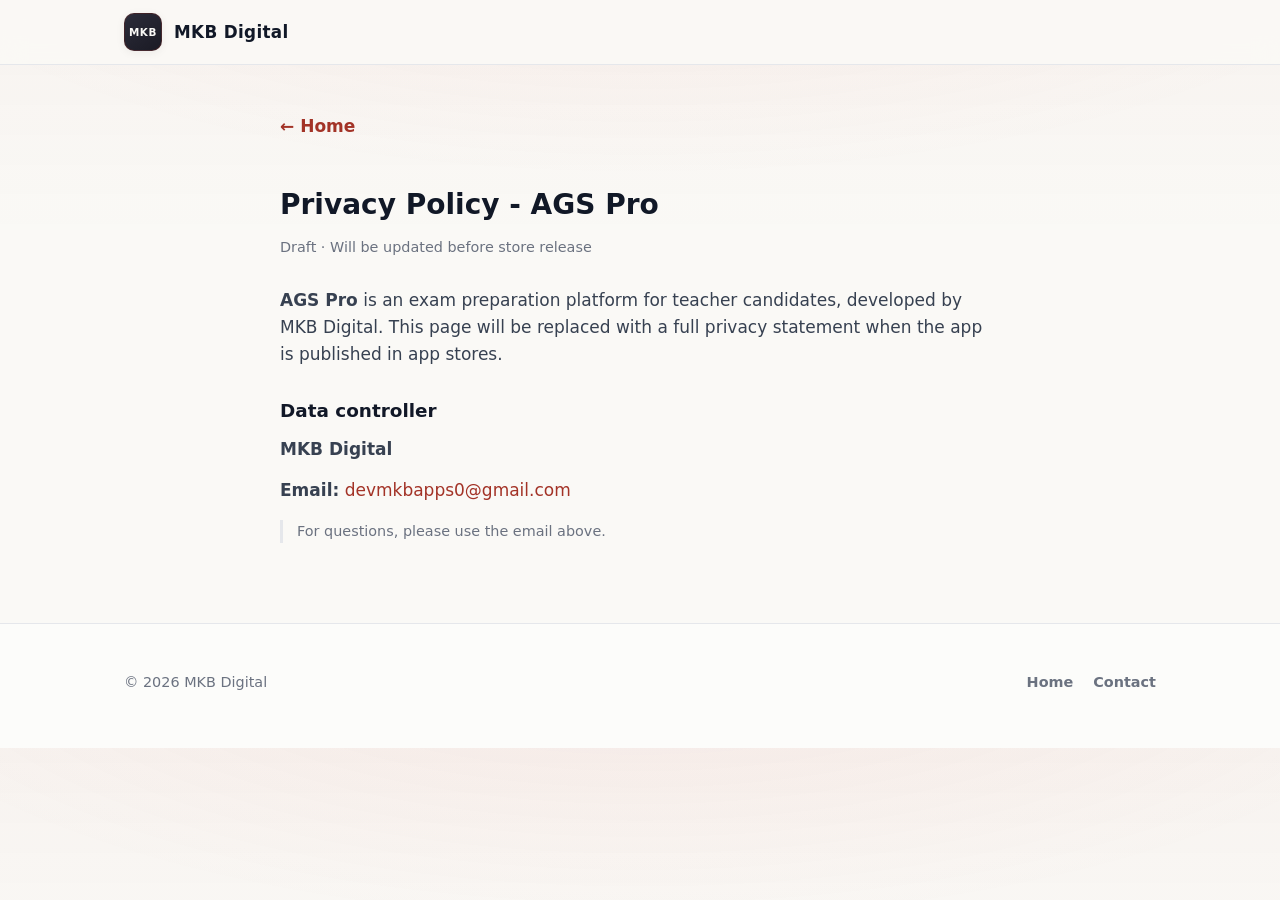
<file: ags/privacy.html>
<!DOCTYPE html>
<html lang="en">
  <head>
    <meta charset="utf-8" />
    <meta name="viewport" content="width=device-width, initial-scale=1" />
    <meta name="description" content="Privacy policy draft for AGS Pro by MKB Digital." />
    <title>Privacy Policy - AGS Pro | MKB Digital</title>
    <link rel="stylesheet" href="/styles.css" />
    <link rel="icon" href="/favicon.svg" type="image/svg+xml" />
  </head>
  <body>
    <header class="site-header">
      <div class="wrap inner">
        <a class="logo" href="/">
          <span class="logo-mark" aria-hidden="true">MKB</span>
          <span class="logo-text">MKB Digital</span>
        </a>

      </div>
    </header>

    <main class="wrap legal">
      <a class="back-link" href="/">
        &larr; Home
      </a>

      <div>
        <h1>Privacy Policy - AGS Pro</h1>
        <p class="meta">Draft · Will be updated before store release</p>
        <p>
          <strong>AGS Pro</strong> is an exam preparation platform for teacher candidates, developed by MKB Digital.
          This page will be replaced with a full privacy statement when the app is published in app stores.
        </p>
        <h2>Data controller</h2>
        <p><strong>MKB Digital</strong></p>
        <p><strong>Email:</strong> <a href="mailto:devmkbapps0@gmail.com">devmkbapps0@gmail.com</a></p>
        <p class="note">For questions, please use the email above.</p>
      </div>

    </main>

    <footer class="site-footer">
      <div class="wrap inner">
        <p>© 2026 MKB Digital</p>
        <div class="footer-links">
          <a href="/">
            Home
          </a>
          <a href="mailto:devmkbapps0@gmail.com">
            Contact
          </a>
        </div>
      </div>
    </footer>
  </body>
</html>
</file>
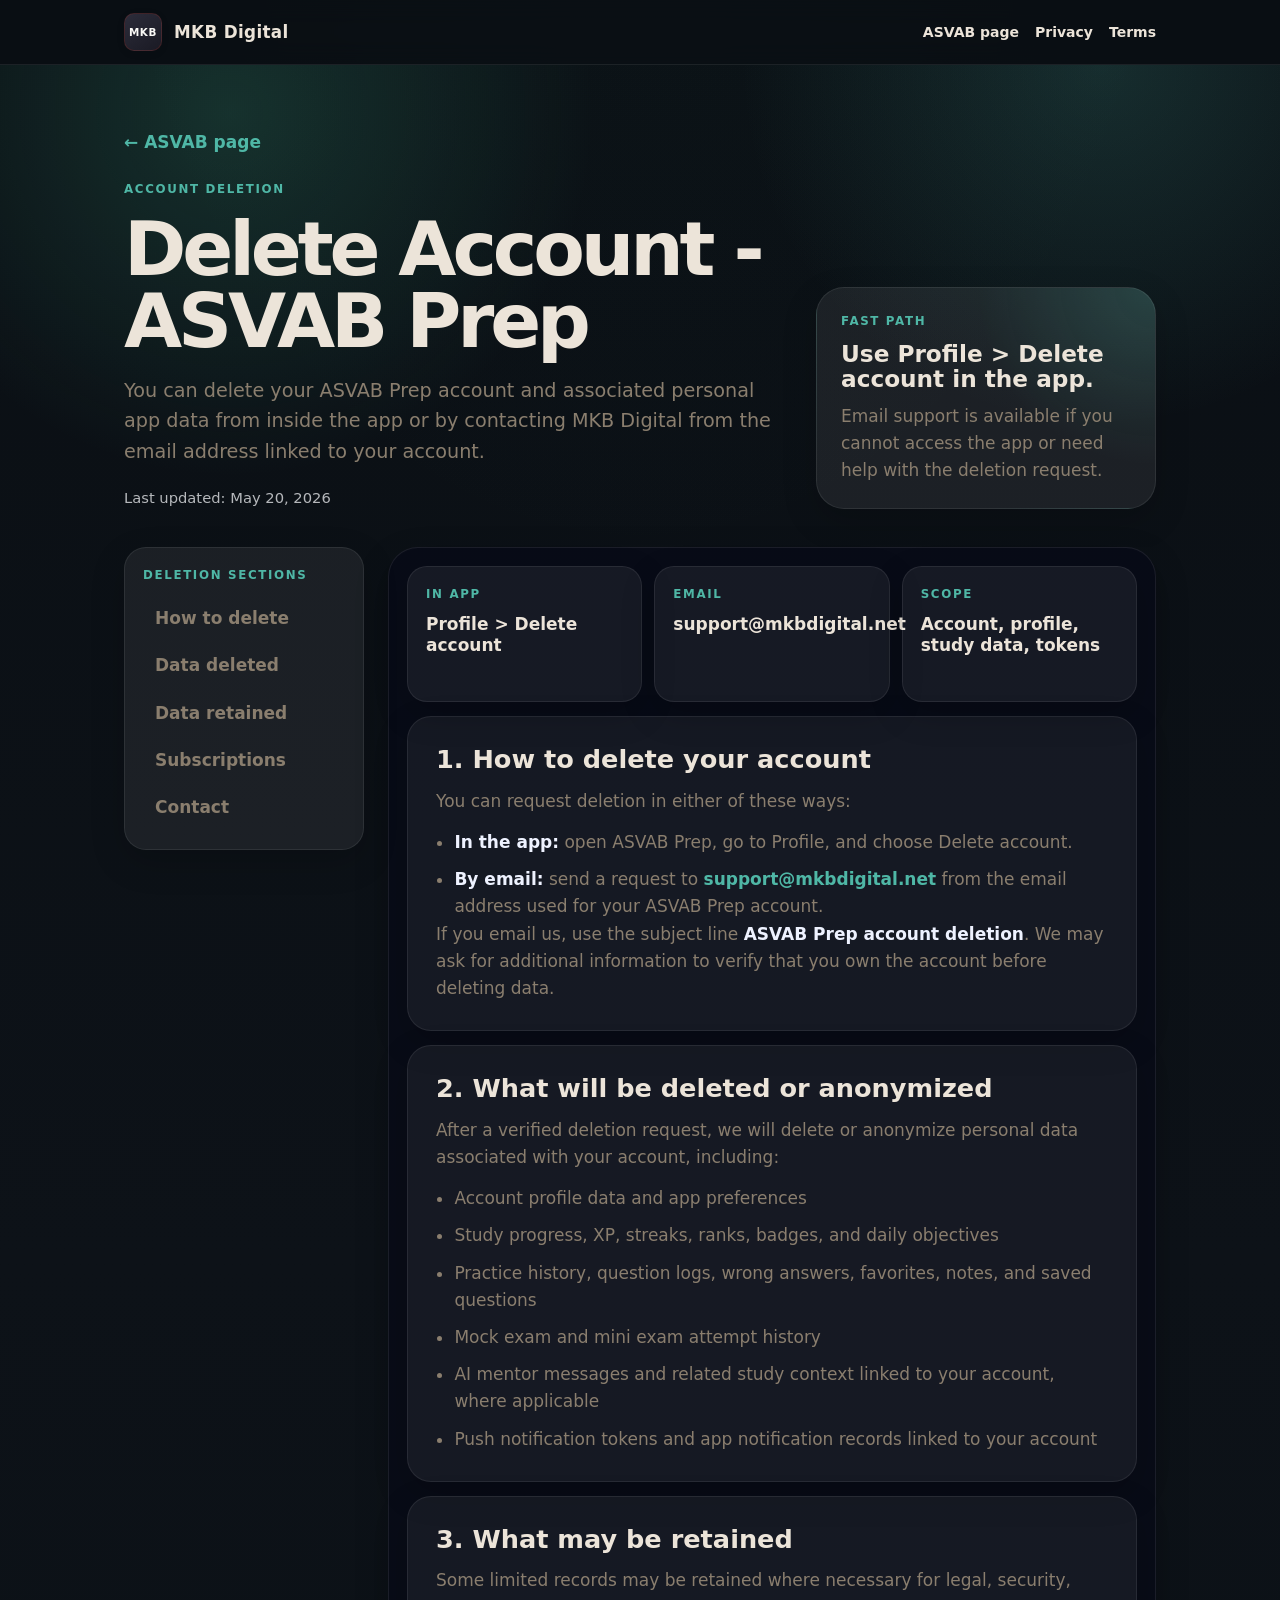
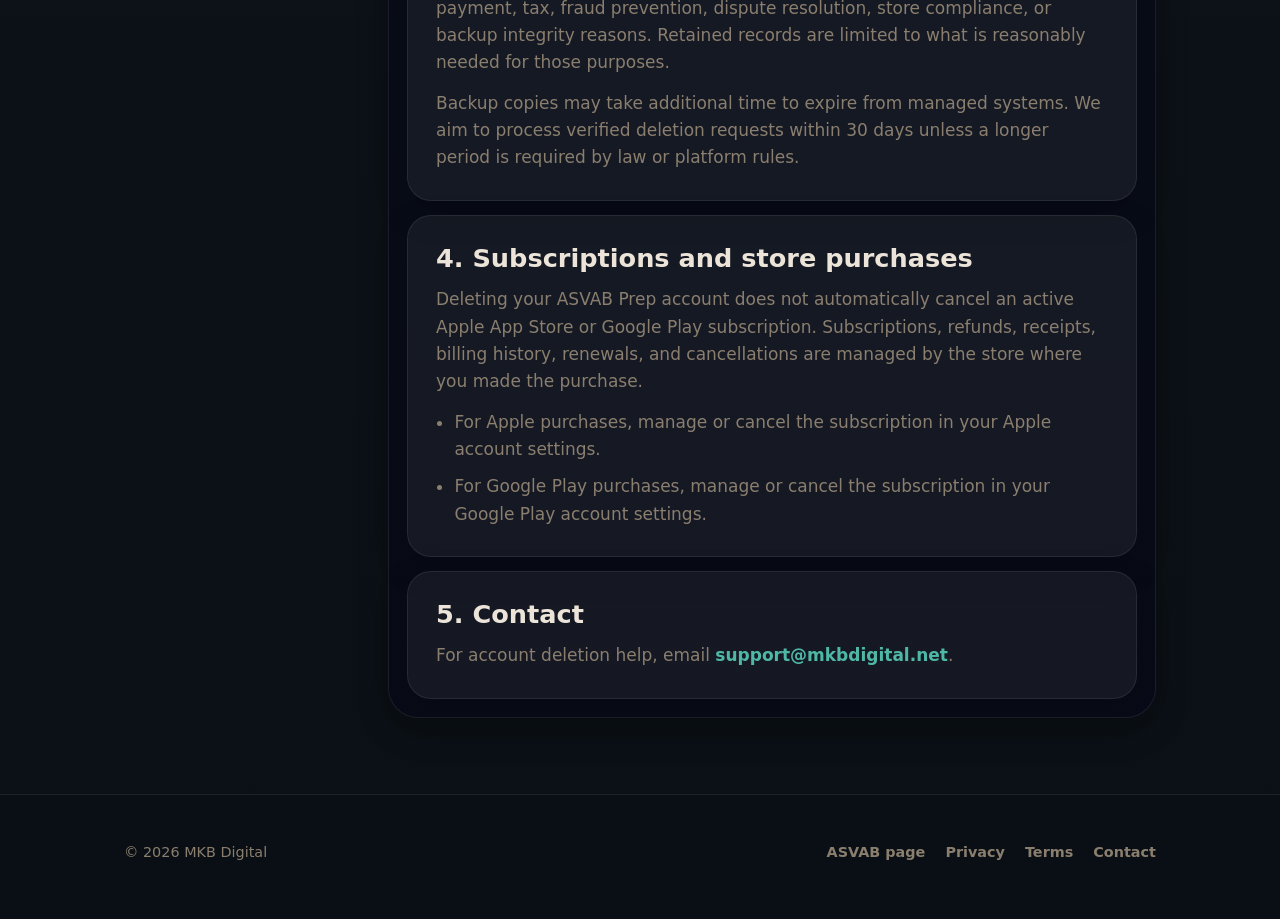
<file: asvab/delete-account.html>
<!DOCTYPE html>
<html lang="en">
  <head>
    <meta charset="utf-8" />
    <meta name="viewport" content="width=device-width, initial-scale=1" />
    <meta
      name="description"
      content="Delete your ASVAB Prep account and associated app data from MKB Digital."
    />
    <title>Delete Account - ASVAB Prep | MKB Digital</title>
    <link rel="stylesheet" href="/styles.css" />
    <link rel="icon" href="/favicon.svg" type="image/svg+xml" />
  </head>
  <body class="asvab-page privacy-page">
    <header class="site-header asvab-header">
      <div class="wrap inner">
        <a class="logo" href="/">
          <span class="logo-mark" aria-hidden="true">MKB</span>
          <span class="logo-text">MKB Digital</span>
        </a>
        <div class="header-tools">
          <nav class="nav-links" aria-label="Account deletion page">
            <a href="/asvab/index.html">ASVAB page</a>
            <a href="/asvab/privacy.html">Privacy</a>
            <a href="/asvab/terms.html">Terms</a>
          </nav>
        </div>
      </div>
    </header>

    <main class="privacy-shell">
      <section class="privacy-hero">
        <div class="wrap privacy-hero-grid">
          <div>
            <a class="back-link" href="/asvab/index.html">&larr; ASVAB page</a>
            <p class="asvab-kicker">Account deletion</p>
            <h1>Delete Account - ASVAB Prep</h1>
            <p class="privacy-lead">
              You can delete your ASVAB Prep account and associated personal app data from inside the app or by
              contacting MKB Digital from the email address linked to your account.
            </p>
            <p class="meta">Last updated: May 20, 2026</p>
          </div>
          <div class="privacy-summary-card">
            <span>Fast path</span>
            <strong>Use Profile &gt; Delete account in the app.</strong>
            <p>Email support is available if you cannot access the app or need help with the deletion request.</p>
          </div>
        </div>
      </section>

      <section class="wrap privacy-layout">
        <aside class="privacy-toc" aria-label="Deletion sections">
          <p>Deletion sections</p>
          <a href="#how">How to delete</a>
          <a href="#deleted">Data deleted</a>
          <a href="#retained">Data retained</a>
          <a href="#subscriptions">Subscriptions</a>
          <a href="#contact">Contact</a>
        </aside>

        <article class="privacy-document">
          <div class="privacy-cards">
            <div>
              <span>In app</span>
              <strong>Profile &gt; Delete account</strong>
            </div>
            <div>
              <span>Email</span>
              <strong>support@mkbdigital.net</strong>
            </div>
            <div>
              <span>Scope</span>
              <strong>Account, profile, study data, tokens</strong>
            </div>
          </div>

          <section id="how" class="legal-block">
            <h2>1. How to delete your account</h2>
            <p>You can request deletion in either of these ways:</p>
            <ul>
              <li><strong>In the app:</strong> open ASVAB Prep, go to Profile, and choose Delete account.</li>
              <li>
                <strong>By email:</strong> send a request to
                <a href="mailto:support@mkbdigital.net">support@mkbdigital.net</a> from the email address used for your
                ASVAB Prep account.
              </li>
            </ul>
            <p>
              If you email us, use the subject line <strong>ASVAB Prep account deletion</strong>. We may ask for
              additional information to verify that you own the account before deleting data.
            </p>
          </section>

          <section id="deleted" class="legal-block">
            <h2>2. What will be deleted or anonymized</h2>
            <p>After a verified deletion request, we will delete or anonymize personal data associated with your account, including:</p>
            <ul>
              <li>Account profile data and app preferences</li>
              <li>Study progress, XP, streaks, ranks, badges, and daily objectives</li>
              <li>Practice history, question logs, wrong answers, favorites, notes, and saved questions</li>
              <li>Mock exam and mini exam attempt history</li>
              <li>AI mentor messages and related study context linked to your account, where applicable</li>
              <li>Push notification tokens and app notification records linked to your account</li>
            </ul>
          </section>

          <section id="retained" class="legal-block">
            <h2>3. What may be retained</h2>
            <p>
              Some limited records may be retained where necessary for legal, security, payment, tax, fraud prevention,
              dispute resolution, store compliance, or backup integrity reasons. Retained records are limited to what is
              reasonably needed for those purposes.
            </p>
            <p>
              Backup copies may take additional time to expire from managed systems. We aim to process verified deletion
              requests within 30 days unless a longer period is required by law or platform rules.
            </p>
          </section>

          <section id="subscriptions" class="legal-block">
            <h2>4. Subscriptions and store purchases</h2>
            <p>
              Deleting your ASVAB Prep account does not automatically cancel an active Apple App Store or Google Play
              subscription. Subscriptions, refunds, receipts, billing history, renewals, and cancellations are managed by
              the store where you made the purchase.
            </p>
            <ul>
              <li>For Apple purchases, manage or cancel the subscription in your Apple account settings.</li>
              <li>For Google Play purchases, manage or cancel the subscription in your Google Play account settings.</li>
            </ul>
          </section>

          <section id="contact" class="legal-block">
            <h2>5. Contact</h2>
            <p>
              For account deletion help, email
              <a href="mailto:support@mkbdigital.net">support@mkbdigital.net</a>.
            </p>
          </section>
        </article>
      </section>
    </main>

    <footer class="site-footer asvab-footer">
      <div class="wrap inner">
        <p>&copy; 2026 MKB Digital</p>
        <div class="footer-links">
          <a href="/asvab/index.html">ASVAB page</a>
          <a href="/asvab/privacy.html">Privacy</a>
          <a href="/asvab/terms.html">Terms</a>
          <a href="mailto:support@mkbdigital.net">Contact</a>
        </div>
      </div>
    </footer>
  </body>
</html>
</file>
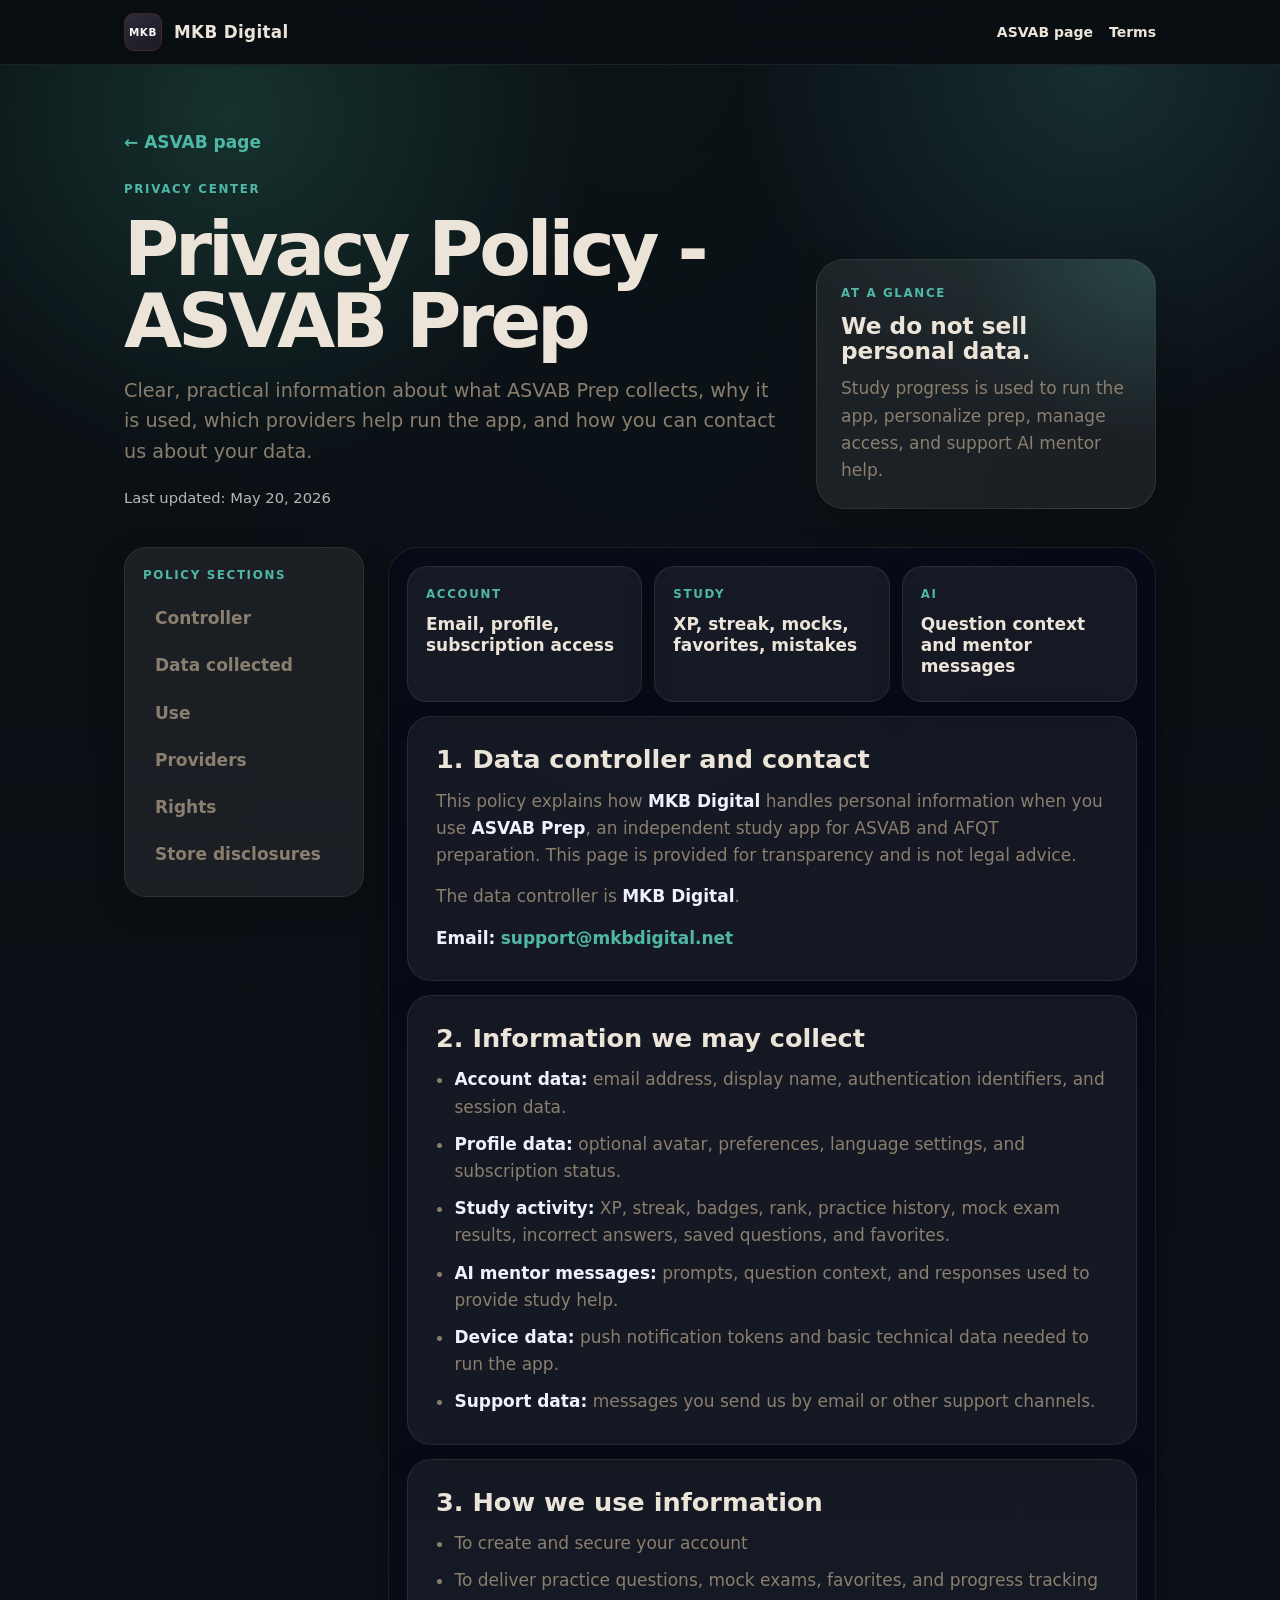
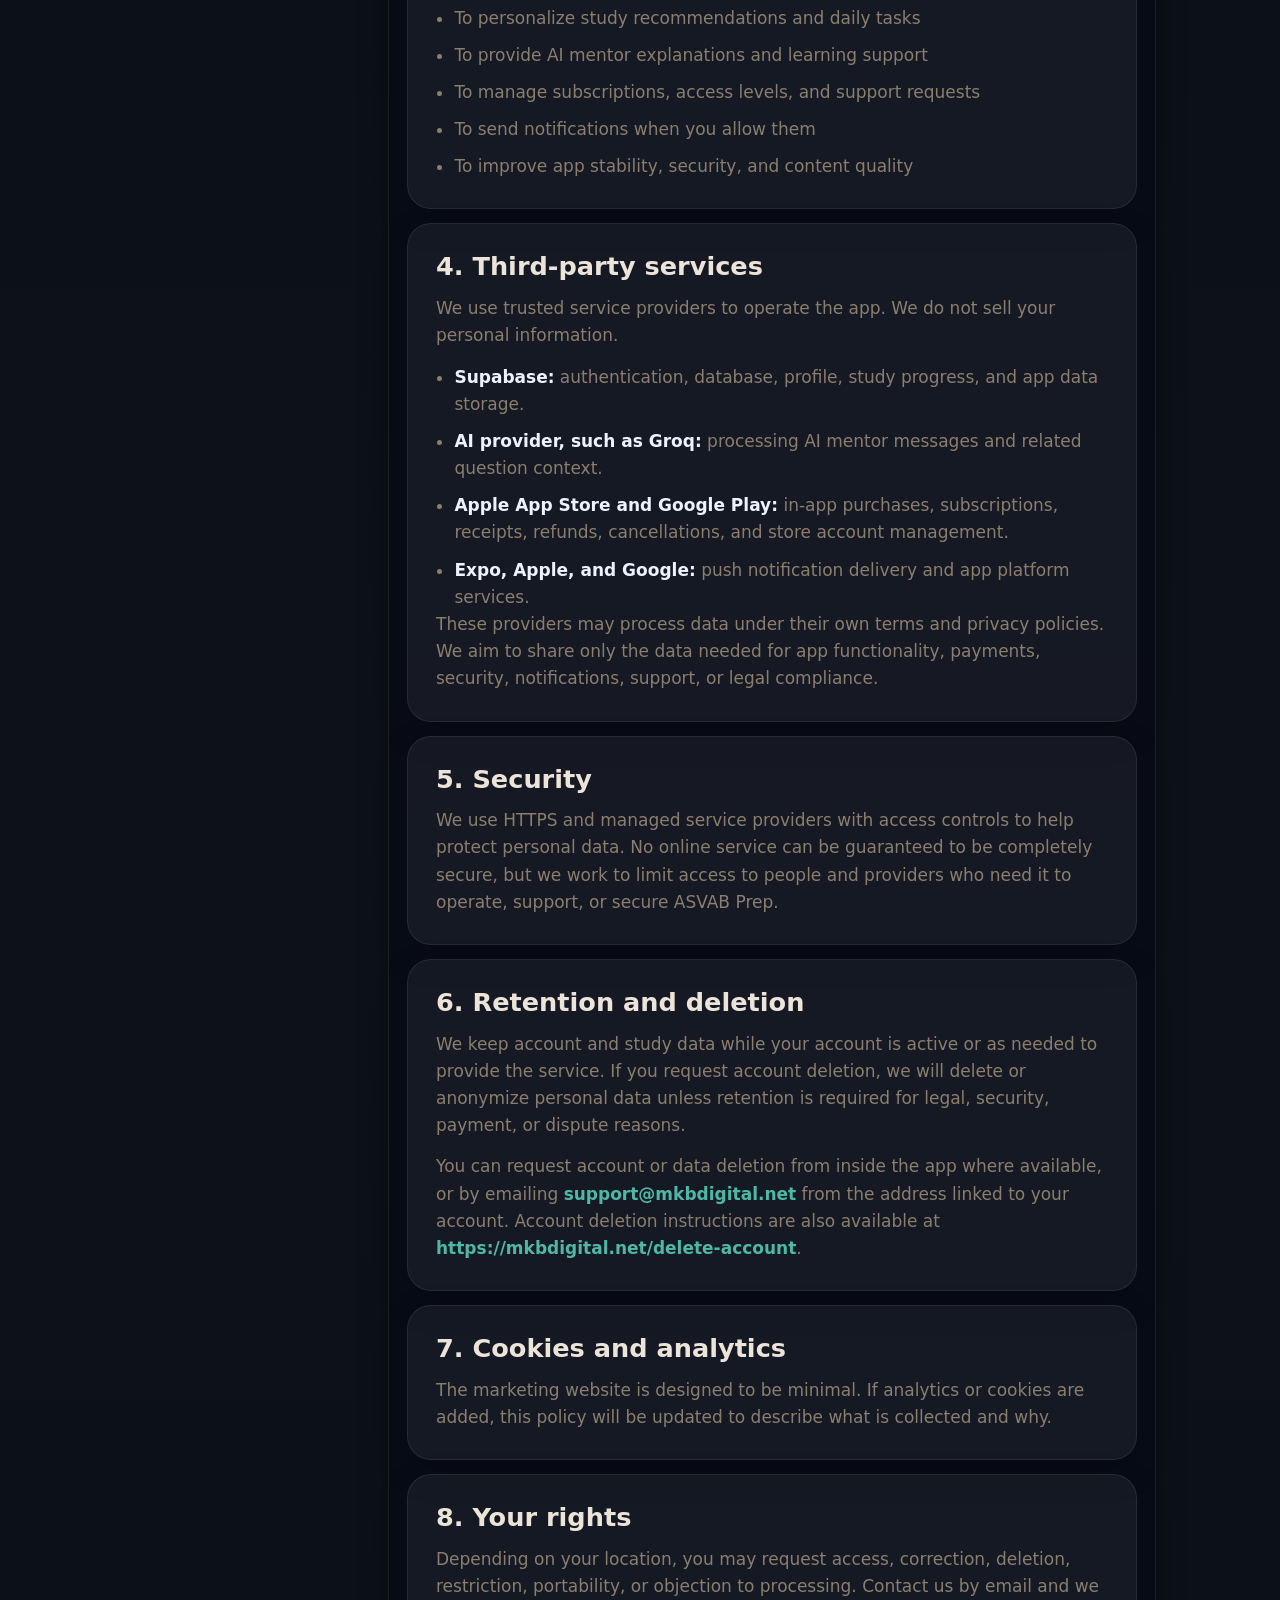
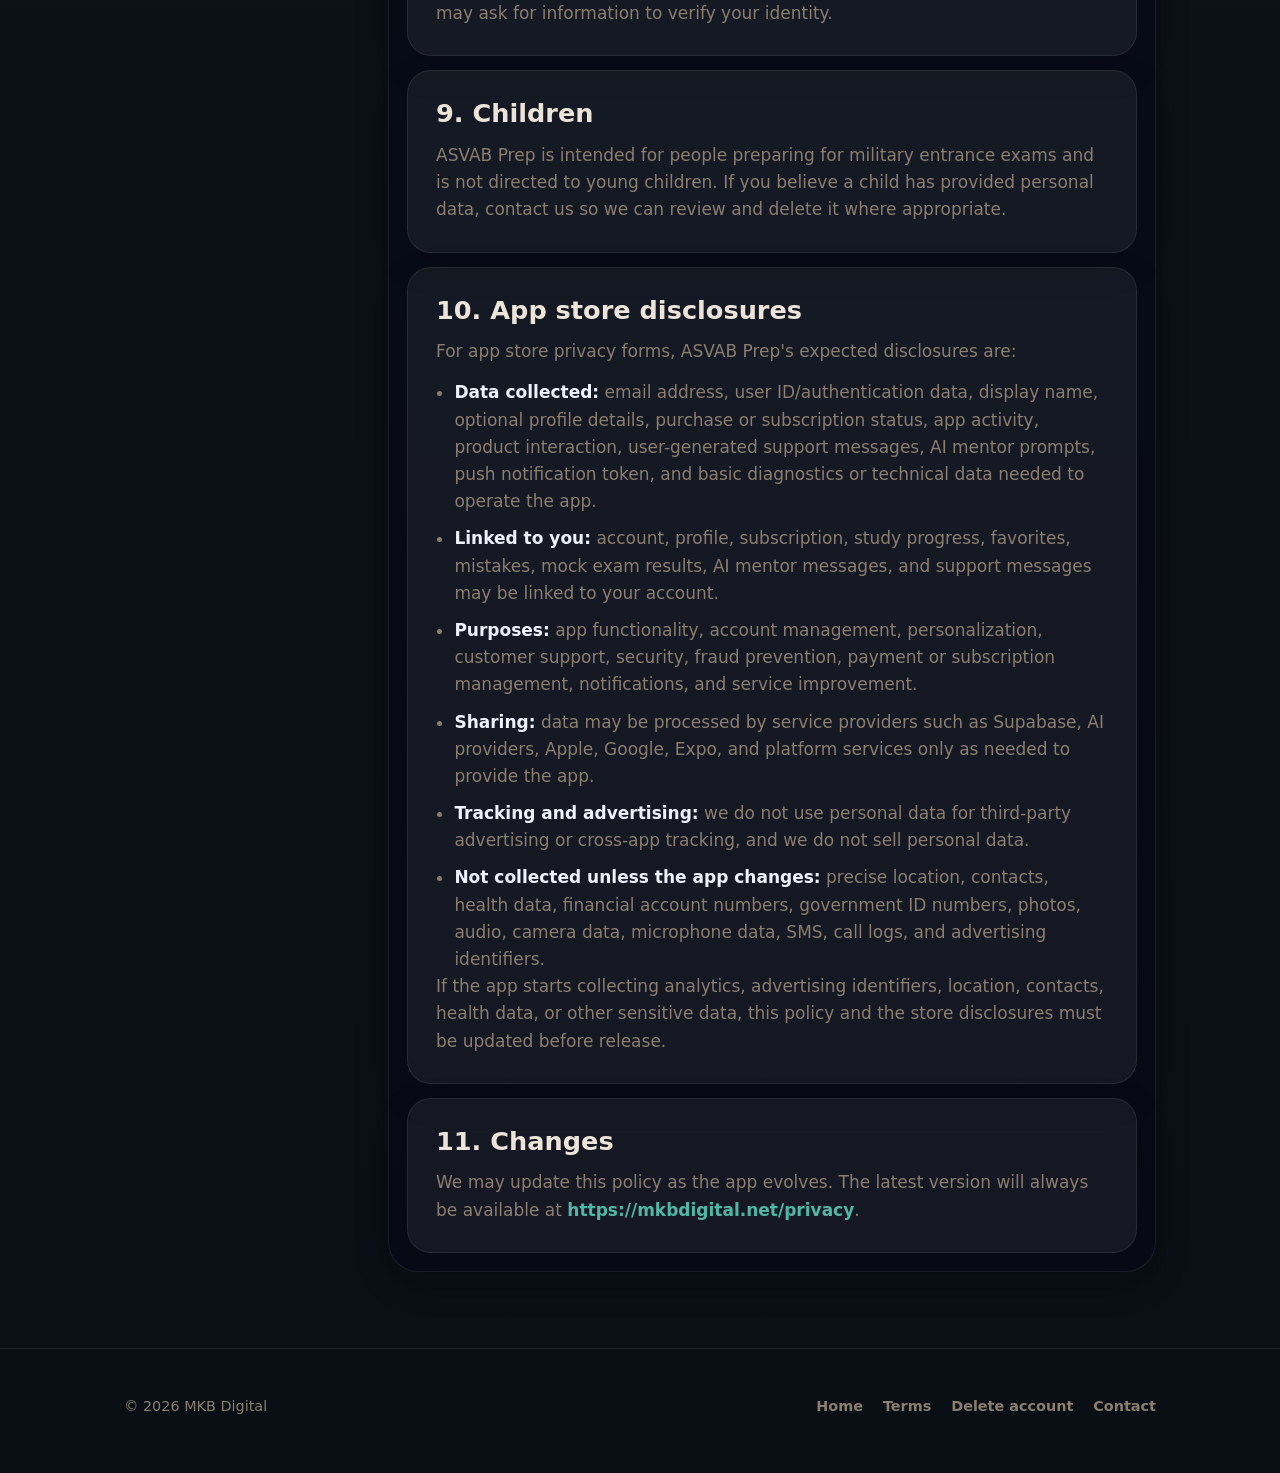
<file: asvab/privacy.html>
<!DOCTYPE html>
<html lang="en">
  <head>
    <meta charset="utf-8" />
    <meta name="viewport" content="width=device-width, initial-scale=1" />
    <meta
      name="description"
      content="Privacy policy for ASVAB Prep by MKB Digital, including account data, study progress, AI mentor processing, subscriptions, and user rights."
    />
    <title>Privacy Policy - ASVAB Prep | MKB Digital</title>
    <link rel="stylesheet" href="/styles.css" />
    <link rel="icon" href="/favicon.svg" type="image/svg+xml" />
  </head>
  <body
    class="asvab-page privacy-page"
  >
    <header class="site-header asvab-header">
      <div class="wrap inner">
        <a class="logo" href="/">
          <span class="logo-mark" aria-hidden="true">MKB</span>
          <span class="logo-text">MKB Digital</span>
        </a>
        <div class="header-tools">
          <nav class="nav-links" aria-label="Privacy page">
            <a href="/asvab/index.html">
              ASVAB page
            </a>
            <a href="/asvab/terms.html">
              Terms
            </a>
          </nav>
        </div>
      </div>
    </header>

    <main class="privacy-shell">
      <div>
        <section class="privacy-hero">
          <div class="wrap privacy-hero-grid">
            <div>
              <a class="back-link" href="/asvab/index.html">&larr; ASVAB page</a>
              <p class="asvab-kicker">Privacy center</p>
              <h1>Privacy Policy - ASVAB Prep</h1>
              <p class="privacy-lead">
                Clear, practical information about what ASVAB Prep collects, why it is used, which providers help run
                the app, and how you can contact us about your data.
              </p>
              <p class="meta">Last updated: May 20, 2026</p>
            </div>
            <div class="privacy-summary-card">
              <span>At a glance</span>
              <strong>We do not sell personal data.</strong>
              <p>Study progress is used to run the app, personalize prep, manage access, and support AI mentor help.</p>
            </div>
          </div>
        </section>

        <section class="wrap privacy-layout">
          <aside class="privacy-toc" aria-label="Privacy sections">
            <p>Policy sections</p>
            <a href="#en-controller">Controller</a>
            <a href="#en-data">Data collected</a>
            <a href="#en-use">Use</a>
            <a href="#en-providers">Providers</a>
            <a href="#en-rights">Rights</a>
            <a href="#en-store">Store disclosures</a>
          </aside>

          <article class="privacy-document">
            <div class="privacy-cards">
              <div>
                <span>Account</span>
                <strong>Email, profile, subscription access</strong>
              </div>
              <div>
                <span>Study</span>
                <strong>XP, streak, mocks, favorites, mistakes</strong>
              </div>
              <div>
                <span>AI</span>
                <strong>Question context and mentor messages</strong>
              </div>
            </div>

            <section id="en-controller" class="legal-block">
              <h2>1. Data controller and contact</h2>
              <p>
                This policy explains how <strong>MKB Digital</strong> handles personal information when you use
                <strong>ASVAB Prep</strong>, an independent study app for ASVAB and AFQT preparation. This page is
                provided for transparency and is not legal advice.
              </p>
              <p>The data controller is <strong>MKB Digital</strong>.</p>
              <p><strong>Email:</strong> <a href="mailto:support@mkbdigital.net">support@mkbdigital.net</a></p>
            </section>

            <section id="en-data" class="legal-block">
              <h2>2. Information we may collect</h2>
              <ul>
                <li><strong>Account data:</strong> email address, display name, authentication identifiers, and session data.</li>
                <li><strong>Profile data:</strong> optional avatar, preferences, language settings, and subscription status.</li>
                <li>
                  <strong>Study activity:</strong> XP, streak, badges, rank, practice history, mock exam results,
                  incorrect answers, saved questions, and favorites.
                </li>
                <li><strong>AI mentor messages:</strong> prompts, question context, and responses used to provide study help.</li>
                <li><strong>Device data:</strong> push notification tokens and basic technical data needed to run the app.</li>
                <li><strong>Support data:</strong> messages you send us by email or other support channels.</li>
              </ul>
            </section>

            <section id="en-use" class="legal-block">
              <h2>3. How we use information</h2>
              <ul>
                <li>To create and secure your account</li>
                <li>To deliver practice questions, mock exams, favorites, and progress tracking</li>
                <li>To personalize study recommendations and daily tasks</li>
                <li>To provide AI mentor explanations and learning support</li>
                <li>To manage subscriptions, access levels, and support requests</li>
                <li>To send notifications when you allow them</li>
                <li>To improve app stability, security, and content quality</li>
              </ul>
            </section>

            <section id="en-providers" class="legal-block">
              <h2>4. Third-party services</h2>
              <p>We use trusted service providers to operate the app. We do not sell your personal information.</p>
              <ul>
                <li><strong>Supabase:</strong> authentication, database, profile, study progress, and app data storage.</li>
                <li><strong>AI provider, such as Groq:</strong> processing AI mentor messages and related question context.</li>
                <li>
                  <strong>Apple App Store and Google Play:</strong> in-app purchases, subscriptions, receipts, refunds,
                  cancellations, and store account management.
                </li>
                <li><strong>Expo, Apple, and Google:</strong> push notification delivery and app platform services.</li>
              </ul>
              <p>
                These providers may process data under their own terms and privacy policies. We aim to share only the
                data needed for app functionality, payments, security, notifications, support, or legal compliance.
              </p>
            </section>

            <section class="legal-block">
              <h2>5. Security</h2>
              <p>
                We use HTTPS and managed service providers with access controls to help protect personal data. No online
                service can be guaranteed to be completely secure, but we work to limit access to people and providers
                who need it to operate, support, or secure ASVAB Prep.
              </p>
            </section>

            <section class="legal-block">
              <h2>6. Retention and deletion</h2>
              <p>
                We keep account and study data while your account is active or as needed to provide the service. If you
                request account deletion, we will delete or anonymize personal data unless retention is required for
                legal, security, payment, or dispute reasons.
              </p>
              <p>
                You can request account or data deletion from inside the app where available, or by emailing
                <a href="mailto:support@mkbdigital.net">support@mkbdigital.net</a> from the address linked to your account.
                Account deletion instructions are also available at
                <a href="/delete-account">https://mkbdigital.net/delete-account</a>.
              </p>
            </section>

            <section class="legal-block">
              <h2>7. Cookies and analytics</h2>
              <p>
                The marketing website is designed to be minimal. If analytics or cookies are added, this policy will be
                updated to describe what is collected and why.
              </p>
            </section>

            <section id="en-rights" class="legal-block">
              <h2>8. Your rights</h2>
              <p>
                Depending on your location, you may request access, correction, deletion, restriction, portability, or
                objection to processing. Contact us by email and we may ask for information to verify your identity.
              </p>
            </section>

            <section class="legal-block">
              <h2>9. Children</h2>
              <p>
                ASVAB Prep is intended for people preparing for military entrance exams and is not directed to young
                children. If you believe a child has provided personal data, contact us so we can review and delete it
                where appropriate.
              </p>
            </section>

            <section id="en-store" class="legal-block">
              <h2>10. App store disclosures</h2>
              <p>
                For app store privacy forms, ASVAB Prep's expected disclosures are:
              </p>
              <ul>
                <li><strong>Data collected:</strong> email address, user ID/authentication data, display name, optional profile details, purchase or subscription status, app activity, product interaction, user-generated support messages, AI mentor prompts, push notification token, and basic diagnostics or technical data needed to operate the app.</li>
                <li><strong>Linked to you:</strong> account, profile, subscription, study progress, favorites, mistakes, mock exam results, AI mentor messages, and support messages may be linked to your account.</li>
                <li><strong>Purposes:</strong> app functionality, account management, personalization, customer support, security, fraud prevention, payment or subscription management, notifications, and service improvement.</li>
                <li><strong>Sharing:</strong> data may be processed by service providers such as Supabase, AI providers, Apple, Google, Expo, and platform services only as needed to provide the app.</li>
                <li><strong>Tracking and advertising:</strong> we do not use personal data for third-party advertising or cross-app tracking, and we do not sell personal data.</li>
                <li><strong>Not collected unless the app changes:</strong> precise location, contacts, health data, financial account numbers, government ID numbers, photos, audio, camera data, microphone data, SMS, call logs, and advertising identifiers.</li>
              </ul>
              <p>
                If the app starts collecting analytics, advertising identifiers, location, contacts, health data, or
                other sensitive data, this policy and the store disclosures must be updated before release.
              </p>
            </section>

            <section class="legal-block">
              <h2>11. Changes</h2>
              <p>
                We may update this policy as the app evolves. The latest version will always be available at
                <a href="https://mkbdigital.net/privacy">https://mkbdigital.net/privacy</a>.
              </p>
            </section>
          </article>
        </section>
      </div>

    </main>

    <footer class="site-footer asvab-footer">
      <div class="wrap inner">
        <p>© 2026 MKB Digital</p>
        <div class="footer-links">
          <a href="/asvab/index.html">
            Home
          </a>
          <a href="/asvab/terms.html">
            Terms
          </a>
          <a href="/asvab/delete-account.html">
            Delete account
          </a>
          <a href="mailto:support@mkbdigital.net">
            Contact
          </a>
        </div>
      </div>
    </footer>
  </body>
</html>
</file>
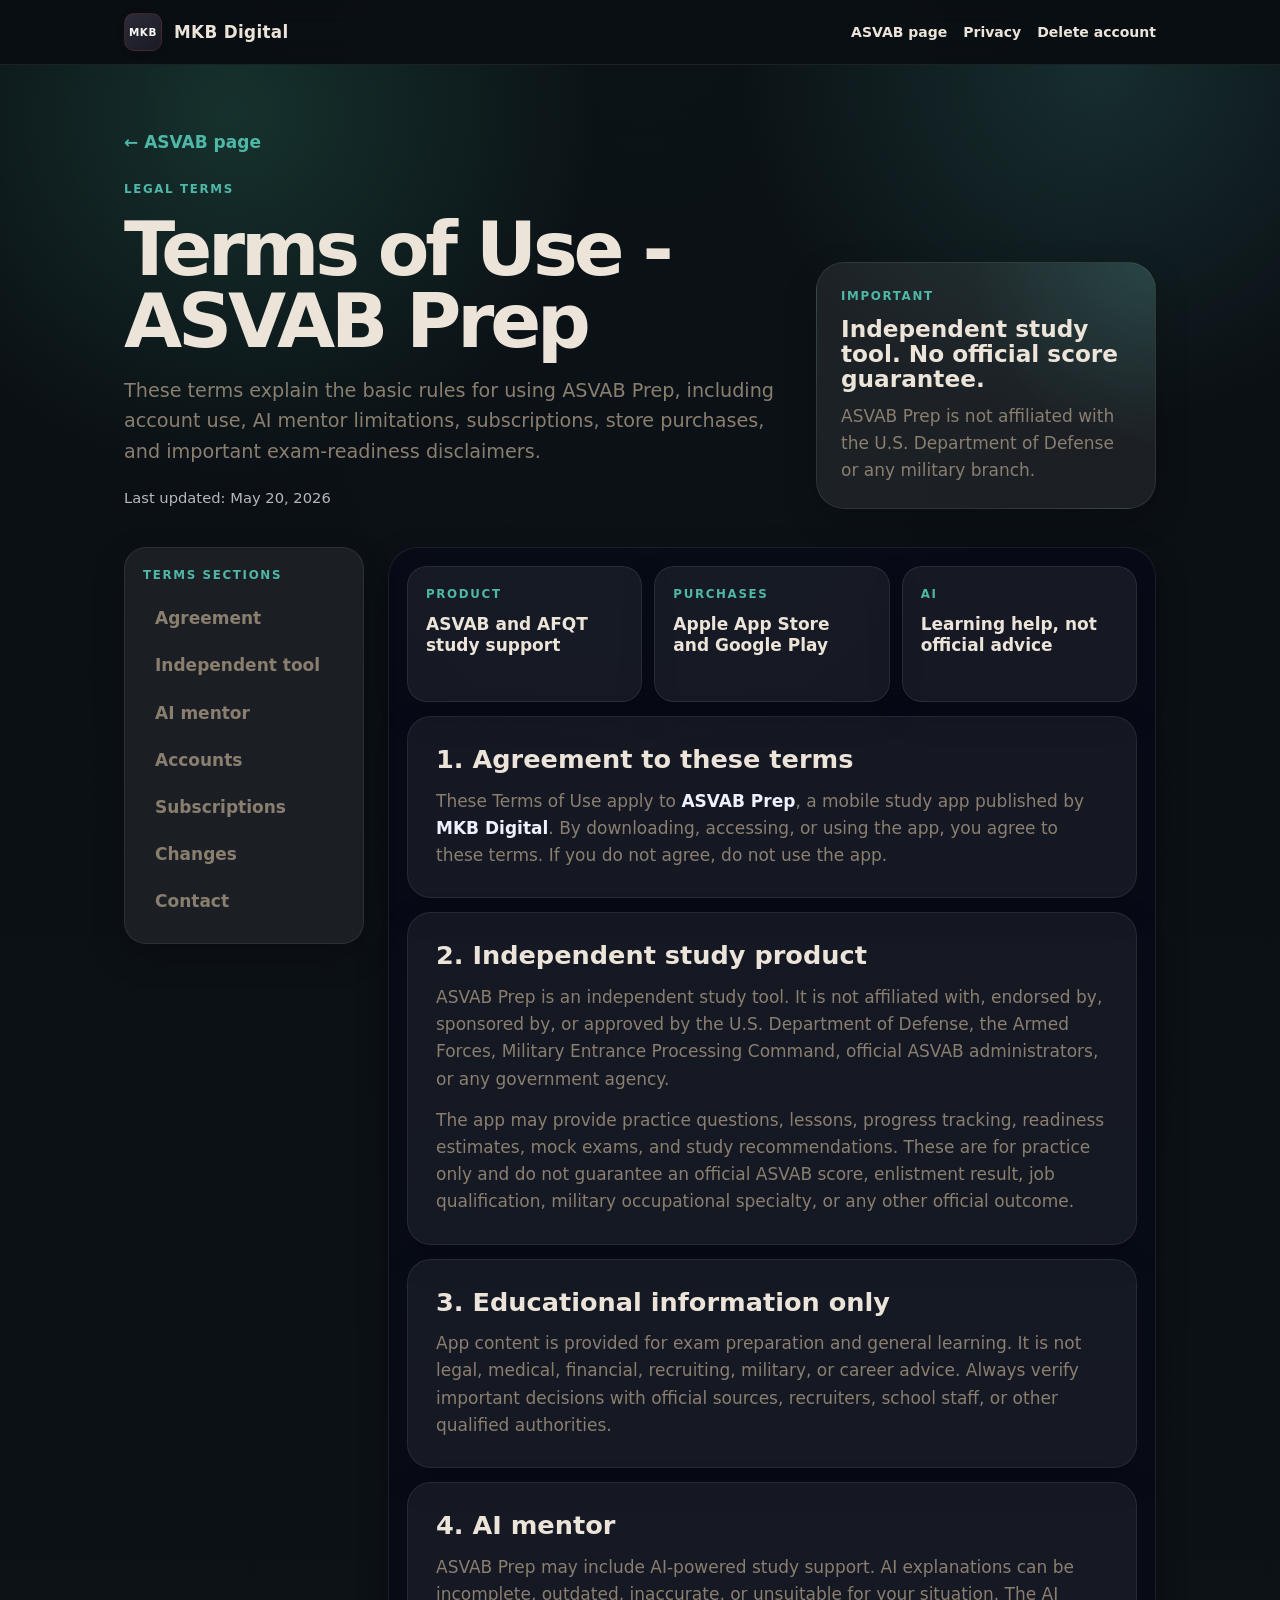
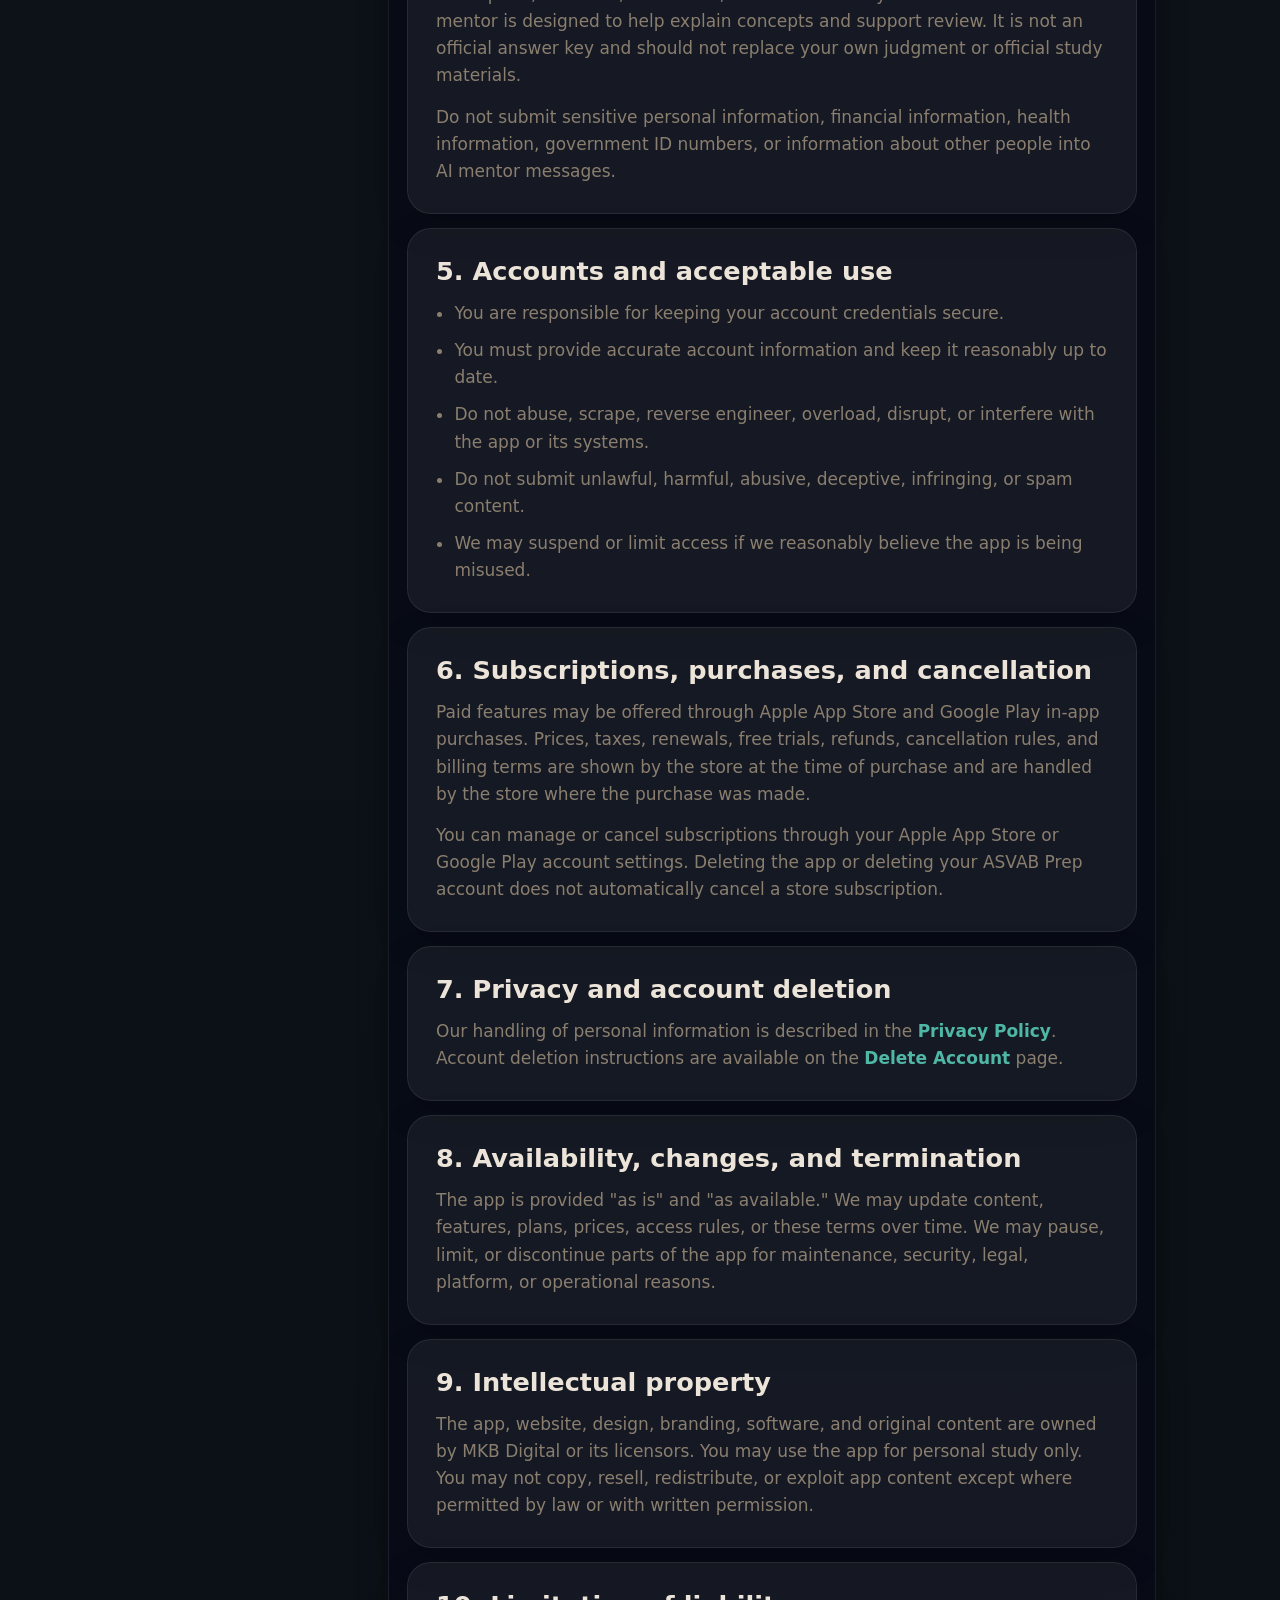
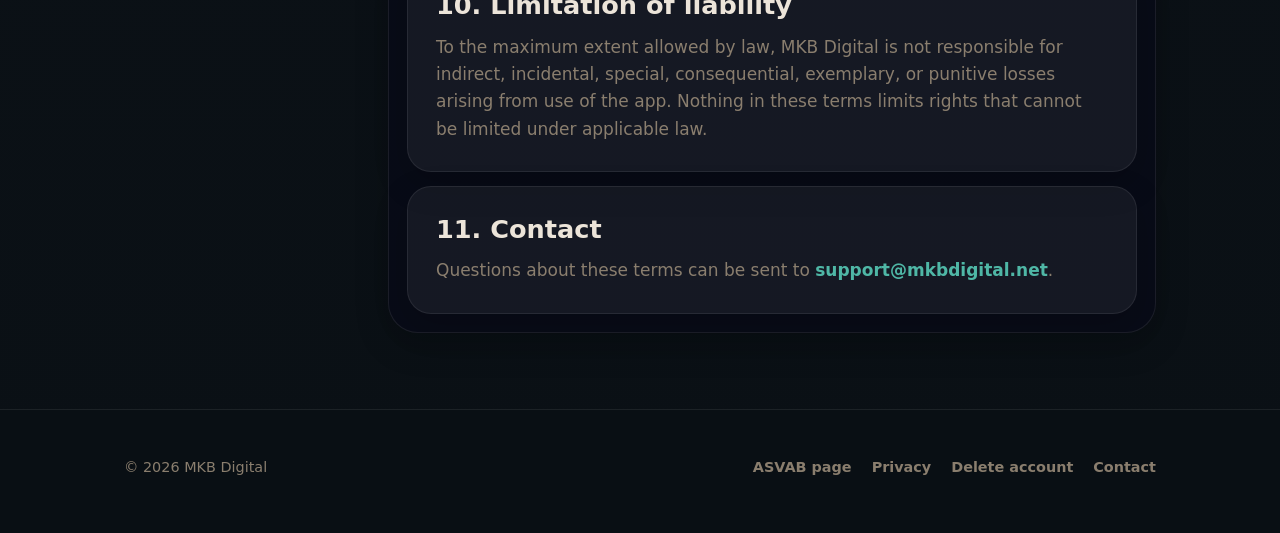
<file: asvab/terms.html>
<!DOCTYPE html>
<html lang="en">
  <head>
    <meta charset="utf-8" />
    <meta name="viewport" content="width=device-width, initial-scale=1" />
    <meta
      name="description"
      content="Terms of use for ASVAB Prep, an independent ASVAB and AFQT study app by MKB Digital."
    />
    <title>Terms of Use - ASVAB Prep | MKB Digital</title>
    <link rel="stylesheet" href="/styles.css" />
    <link rel="icon" href="/favicon.svg" type="image/svg+xml" />
  </head>
  <body class="asvab-page privacy-page">
    <header class="site-header asvab-header">
      <div class="wrap inner">
        <a class="logo" href="/">
          <span class="logo-mark" aria-hidden="true">MKB</span>
          <span class="logo-text">MKB Digital</span>
        </a>
        <div class="header-tools">
          <nav class="nav-links" aria-label="Terms page">
            <a href="/asvab/index.html">ASVAB page</a>
            <a href="/asvab/privacy.html">Privacy</a>
            <a href="/asvab/delete-account.html">Delete account</a>
          </nav>
        </div>
      </div>
    </header>

    <main class="privacy-shell">
      <section class="privacy-hero">
        <div class="wrap privacy-hero-grid">
          <div>
            <a class="back-link" href="/asvab/index.html">&larr; ASVAB page</a>
            <p class="asvab-kicker">Legal terms</p>
            <h1>Terms of Use - ASVAB Prep</h1>
            <p class="privacy-lead">
              These terms explain the basic rules for using ASVAB Prep, including account use, AI mentor limitations,
              subscriptions, store purchases, and important exam-readiness disclaimers.
            </p>
            <p class="meta">Last updated: May 20, 2026</p>
          </div>
          <div class="privacy-summary-card">
            <span>Important</span>
            <strong>Independent study tool. No official score guarantee.</strong>
            <p>ASVAB Prep is not affiliated with the U.S. Department of Defense or any military branch.</p>
          </div>
        </div>
      </section>

      <section class="wrap privacy-layout">
        <aside class="privacy-toc" aria-label="Terms sections">
          <p>Terms sections</p>
          <a href="#acceptance">Agreement</a>
          <a href="#independent">Independent tool</a>
          <a href="#ai">AI mentor</a>
          <a href="#accounts">Accounts</a>
          <a href="#subscriptions">Subscriptions</a>
          <a href="#changes">Changes</a>
          <a href="#contact">Contact</a>
        </aside>

        <article class="privacy-document">
          <div class="privacy-cards">
            <div>
              <span>Product</span>
              <strong>ASVAB and AFQT study support</strong>
            </div>
            <div>
              <span>Purchases</span>
              <strong>Apple App Store and Google Play</strong>
            </div>
            <div>
              <span>AI</span>
              <strong>Learning help, not official advice</strong>
            </div>
          </div>

          <section id="acceptance" class="legal-block">
            <h2>1. Agreement to these terms</h2>
            <p>
              These Terms of Use apply to <strong>ASVAB Prep</strong>, a mobile study app published by
              <strong>MKB Digital</strong>. By downloading, accessing, or using the app, you agree to these terms. If you
              do not agree, do not use the app.
            </p>
          </section>

          <section id="independent" class="legal-block">
            <h2>2. Independent study product</h2>
            <p>
              ASVAB Prep is an independent study tool. It is not affiliated with, endorsed by, sponsored by, or approved
              by the U.S. Department of Defense, the Armed Forces, Military Entrance Processing Command, official ASVAB
              administrators, or any government agency.
            </p>
            <p>
              The app may provide practice questions, lessons, progress tracking, readiness estimates, mock exams, and
              study recommendations. These are for practice only and do not guarantee an official ASVAB score,
              enlistment result, job qualification, military occupational specialty, or any other official outcome.
            </p>
          </section>

          <section class="legal-block">
            <h2>3. Educational information only</h2>
            <p>
              App content is provided for exam preparation and general learning. It is not legal, medical, financial,
              recruiting, military, or career advice. Always verify important decisions with official sources,
              recruiters, school staff, or other qualified authorities.
            </p>
          </section>

          <section id="ai" class="legal-block">
            <h2>4. AI mentor</h2>
            <p>
              ASVAB Prep may include AI-powered study support. AI explanations can be incomplete, outdated, inaccurate,
              or unsuitable for your situation. The AI mentor is designed to help explain concepts and support review. It
              is not an official answer key and should not replace your own judgment or official study materials.
            </p>
            <p>
              Do not submit sensitive personal information, financial information, health information, government ID
              numbers, or information about other people into AI mentor messages.
            </p>
          </section>

          <section id="accounts" class="legal-block">
            <h2>5. Accounts and acceptable use</h2>
            <ul>
              <li>You are responsible for keeping your account credentials secure.</li>
              <li>You must provide accurate account information and keep it reasonably up to date.</li>
              <li>Do not abuse, scrape, reverse engineer, overload, disrupt, or interfere with the app or its systems.</li>
              <li>Do not submit unlawful, harmful, abusive, deceptive, infringing, or spam content.</li>
              <li>We may suspend or limit access if we reasonably believe the app is being misused.</li>
            </ul>
          </section>

          <section id="subscriptions" class="legal-block">
            <h2>6. Subscriptions, purchases, and cancellation</h2>
            <p>
              Paid features may be offered through Apple App Store and Google Play in-app purchases. Prices, taxes,
              renewals, free trials, refunds, cancellation rules, and billing terms are shown by the store at the time
              of purchase and are handled by the store where the purchase was made.
            </p>
            <p>
              You can manage or cancel subscriptions through your Apple App Store or Google Play account settings.
              Deleting the app or deleting your ASVAB Prep account does not automatically cancel a store subscription.
            </p>
          </section>

          <section class="legal-block">
            <h2>7. Privacy and account deletion</h2>
            <p>
              Our handling of personal information is described in the
              <a href="/asvab/privacy.html">Privacy Policy</a>. Account deletion instructions are available on the
              <a href="/asvab/delete-account.html">Delete Account</a> page.
            </p>
          </section>

          <section id="changes" class="legal-block">
            <h2>8. Availability, changes, and termination</h2>
            <p>
              The app is provided "as is" and "as available." We may update content, features, plans, prices, access
              rules, or these terms over time. We may pause, limit, or discontinue parts of the app for maintenance,
              security, legal, platform, or operational reasons.
            </p>
          </section>

          <section class="legal-block">
            <h2>9. Intellectual property</h2>
            <p>
              The app, website, design, branding, software, and original content are owned by MKB Digital or its
              licensors. You may use the app for personal study only. You may not copy, resell, redistribute, or exploit
              app content except where permitted by law or with written permission.
            </p>
          </section>

          <section class="legal-block">
            <h2>10. Limitation of liability</h2>
            <p>
              To the maximum extent allowed by law, MKB Digital is not responsible for indirect, incidental, special,
              consequential, exemplary, or punitive losses arising from use of the app. Nothing in these terms limits
              rights that cannot be limited under applicable law.
            </p>
          </section>

          <section id="contact" class="legal-block">
            <h2>11. Contact</h2>
            <p>
              Questions about these terms can be sent to
              <a href="mailto:support@mkbdigital.net">support@mkbdigital.net</a>.
            </p>
          </section>
        </article>
      </section>
    </main>

    <footer class="site-footer asvab-footer">
      <div class="wrap inner">
        <p>&copy; 2026 MKB Digital</p>
        <div class="footer-links">
          <a href="/asvab/index.html">ASVAB page</a>
          <a href="/asvab/privacy.html">Privacy</a>
          <a href="/asvab/delete-account.html">Delete account</a>
          <a href="mailto:support@mkbdigital.net">Contact</a>
        </div>
      </div>
    </footer>
  </body>
</html>
</file>
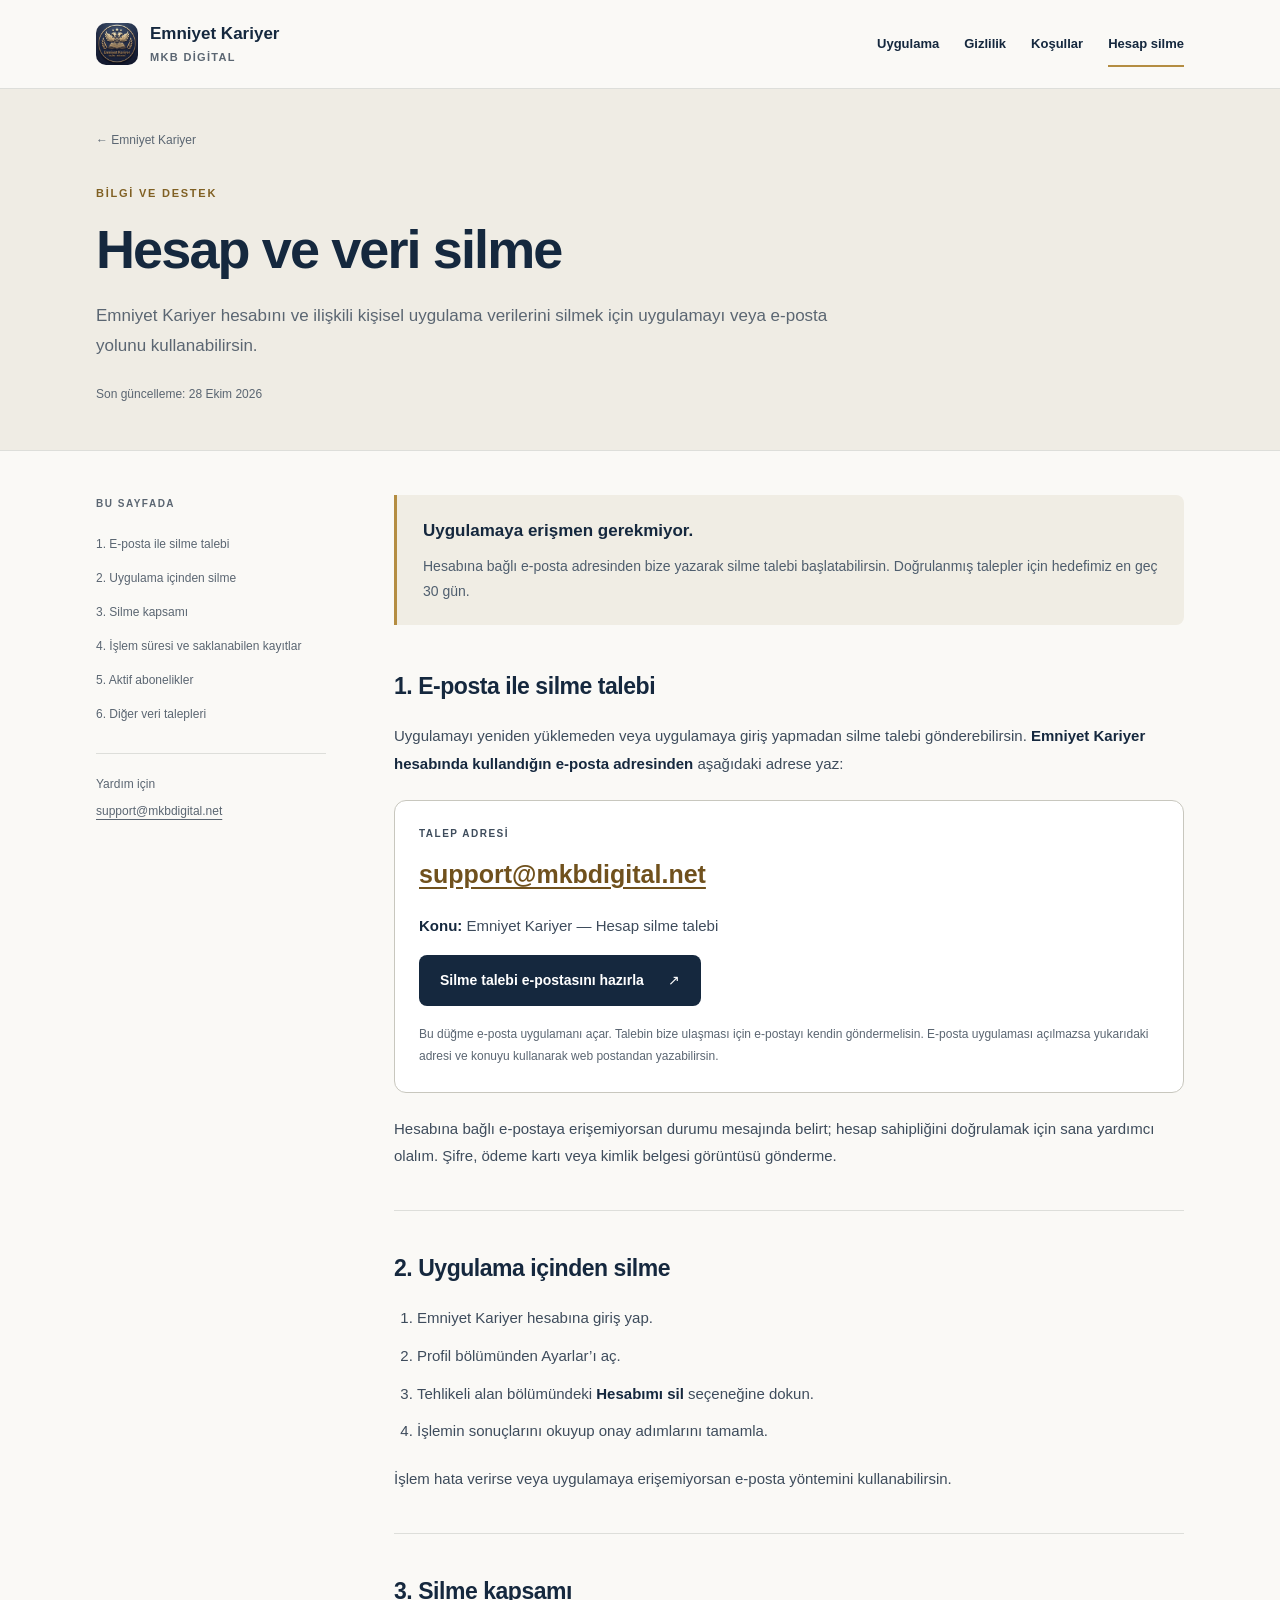
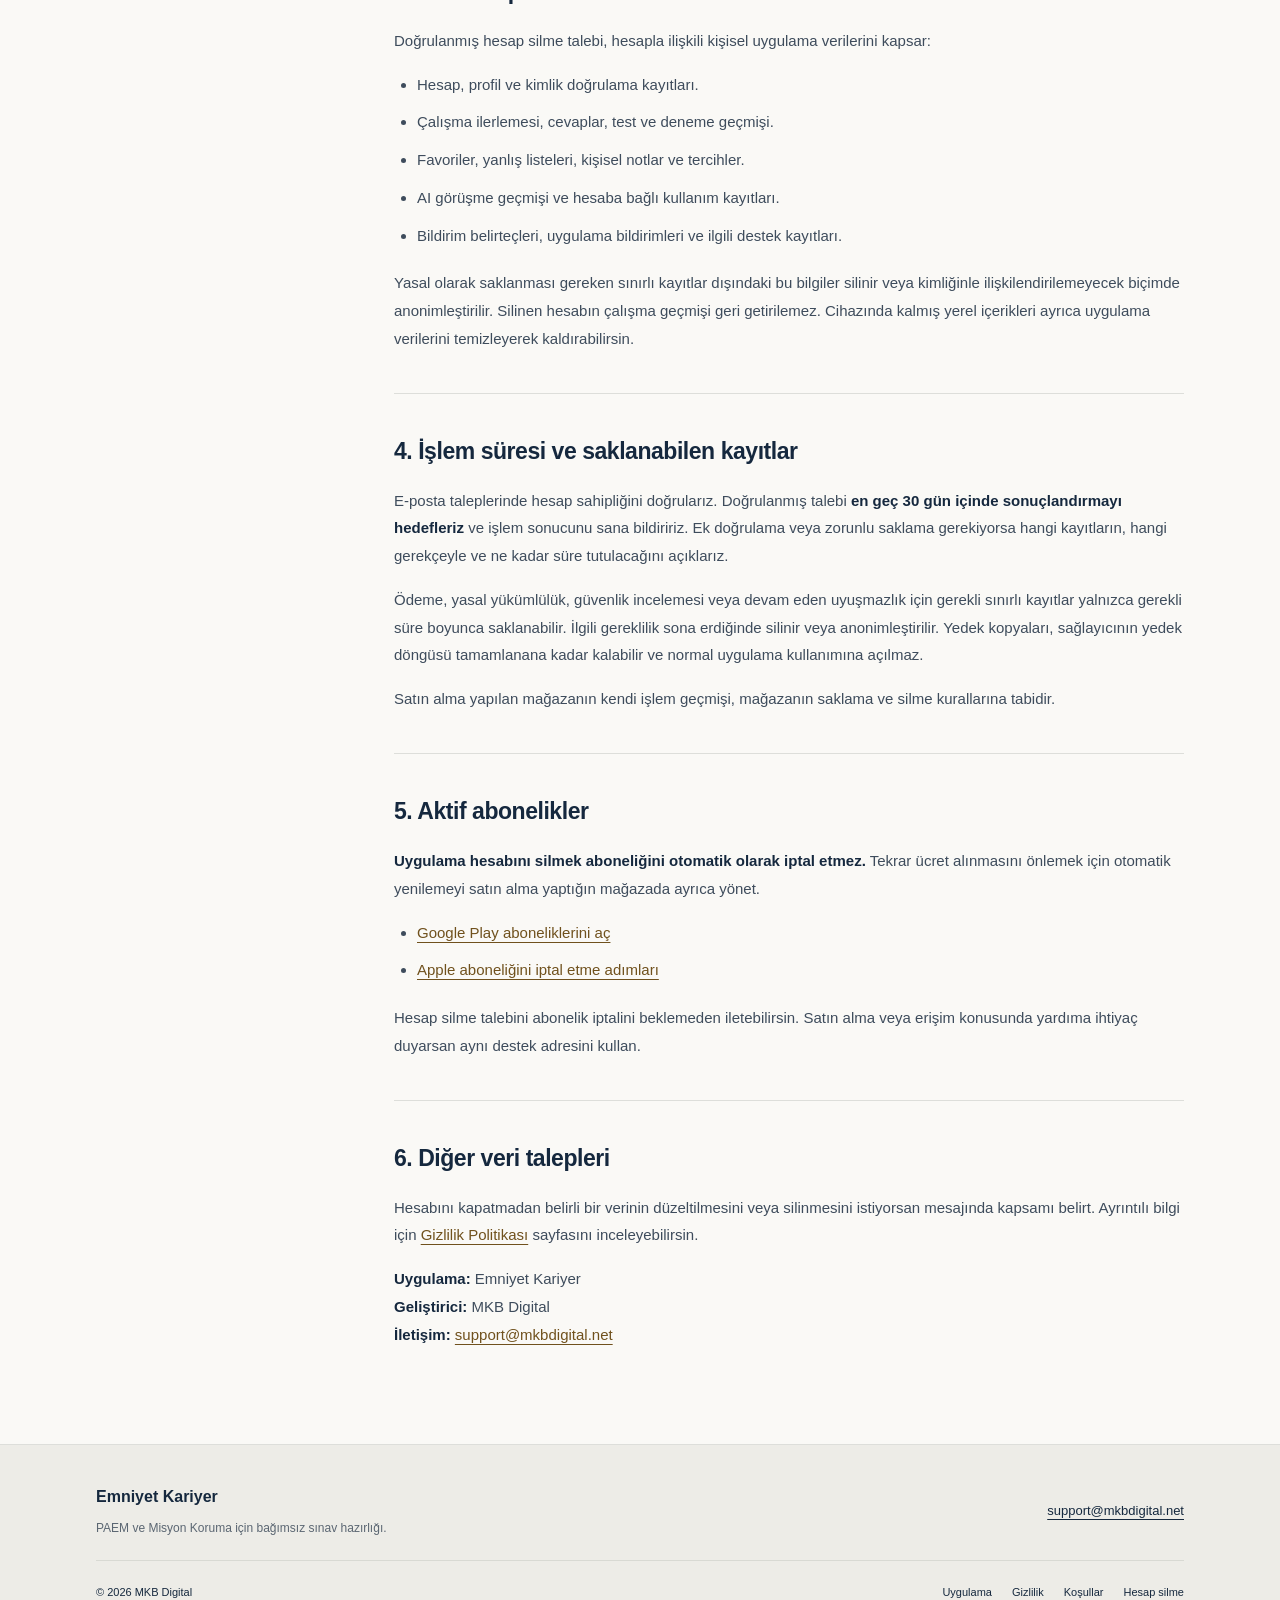
<file: emniyet-kariyer/delete-account.html>
<!doctype html>
<html lang="tr">
<head>
  <meta charset="utf-8">
  <meta name="viewport" content="width=device-width, initial-scale=1">
  <meta name="description" content="Emniyet Kariyer hesabını ve ilişkili kişisel uygulama verilerini silmek için uygulamayı veya e-posta yolunu kullanabilirsin.">
  <meta name="theme-color" content="#15283e">
  <title>Hesap ve veri silme | Emniyet Kariyer</title>
  <link rel="canonical" href="https://mkbdigital.net/emniyet-kariyer/delete-account">
  <meta property="og:title" content="Hesap ve veri silme | Emniyet Kariyer">
  <meta property="og:description" content="Emniyet Kariyer hesabını ve ilişkili kişisel uygulama verilerini silmek için uygulamayı veya e-posta yolunu kullanabilirsin.">
  <meta property="og:type" content="website">
  <meta property="og:url" content="https://mkbdigital.net/emniyet-kariyer/delete-account">
  <meta property="og:image" content="https://mkbdigital.net/emniyet-kariyer/icon.png">
  <link rel="icon" type="image/png" href="/emniyet-kariyer/icon.png">
  <link rel="stylesheet" href="/emniyet-kariyer/site.css">
</head>
<body>
  <a class="skip-link" href="#main">İçeriğe geç</a>
  <header class="header"><div class="container header-inner">
    <a class="brand" href="/emniyet-kariyer"><img src="/emniyet-kariyer/icon.png" width="42" height="42" alt=""><span>Emniyet Kariyer<small>MKB Digital</small></span></a>
    <nav aria-label="Ana menü"><a href="/emniyet-kariyer">Uygulama</a><a href="/emniyet-kariyer/privacy">Gizlilik</a><a href="/emniyet-kariyer/terms">Koşullar</a><a href="/emniyet-kariyer/delete-account" aria-current="page">Hesap silme</a></nav>
  </div></header>
  <main id="main"><section class="document-hero"><div class="container">
        <a class="back-link" href="/emniyet-kariyer">← Emniyet Kariyer</a><p class="eyebrow">BİLGİ VE DESTEK</p>
        <h1>Hesap ve veri silme</h1><p class="lead">Emniyet Kariyer hesabını ve ilişkili kişisel uygulama verilerini silmek için uygulamayı veya e-posta yolunu kullanabilirsin.</p><p class="updated">Son güncelleme: 28 Ekim 2026</p></div></section>
        <div class="container legal-layout"><aside class="toc"><p>Bu sayfada</p><nav aria-label="Sayfa bölümleri"><a href="#talep">1. E-posta ile silme talebi</a><a href="#uygulama">2. Uygulama içinden silme</a><a href="#silinen">3. Silme kapsamı</a><a href="#sure">4. İşlem süresi ve saklanabilen kayıtlar</a><a href="#abonelik">5. Aktif abonelikler</a><a href="#destek">6. Diğer veri talepleri</a></nav>
        <div class="toc-help">Yardım için<br><a href="mailto:support@mkbdigital.net">support@mkbdigital.net</a></div></aside>
        <article class="document"><div class="summary"><strong>Uygulamaya erişmen gerekmiyor.</strong><p>Hesabına bağlı e-posta adresinden bize yazarak silme talebi başlatabilirsin. Doğrulanmış talepler için hedefimiz en geç 30 gün.</p></div><section id="talep" class="legal-section"><h2>1. E-posta ile silme talebi</h2><p>Uygulamayı yeniden yüklemeden veya uygulamaya giriş yapmadan silme talebi gönderebilirsin. <strong>Emniyet Kariyer hesabında kullandığın e-posta adresinden</strong> aşağıdaki adrese yaz:</p><div class="request-box"><p class="request-label">TALEP ADRESİ</p><a class="email-address" href="mailto:support@mkbdigital.net?subject=Emniyet%20Kariyer%20%E2%80%94%20Hesap%20silme%20talebi&amp;body=Merhaba%2C%0A%0AEmniyet%20Kariyer%20hesab%C4%B1m%C4%B1n%20ve%20hesab%C4%B1mla%20ili%C5%9Fkili%20ki%C5%9Fisel%20uygulama%20verilerimin%20silinmesini%20istiyorum.%0A%0AHesab%C4%B1mda%20kulland%C4%B1%C4%9F%C4%B1m%20e-posta%20adresi%3A%0A%0AL%C3%BCtfen%20i%C5%9Flem%20tamamland%C4%B1%C4%9F%C4%B1nda%20bilgi%20verin.%0A">support@mkbdigital.net</a><p><strong>Konu:</strong> Emniyet Kariyer — Hesap silme talebi</p><a class="button primary" href="mailto:support@mkbdigital.net?subject=Emniyet%20Kariyer%20%E2%80%94%20Hesap%20silme%20talebi&amp;body=Merhaba%2C%0A%0AEmniyet%20Kariyer%20hesab%C4%B1m%C4%B1n%20ve%20hesab%C4%B1mla%20ili%C5%9Fkili%20ki%C5%9Fisel%20uygulama%20verilerimin%20silinmesini%20istiyorum.%0A%0AHesab%C4%B1mda%20kulland%C4%B1%C4%9F%C4%B1m%20e-posta%20adresi%3A%0A%0AL%C3%BCtfen%20i%C5%9Flem%20tamamland%C4%B1%C4%9F%C4%B1nda%20bilgi%20verin.%0A">Silme talebi e-postasını hazırla <span aria-hidden="true">↗</span></a><p class="fine-print">Bu düğme e-posta uygulamanı açar. Talebin bize ulaşması için e-postayı kendin göndermelisin. E-posta uygulaması açılmazsa yukarıdaki adresi ve konuyu kullanarak web postandan yazabilirsin.</p></div><p>Hesabına bağlı e-postaya erişemiyorsan durumu mesajında belirt; hesap sahipliğini doğrulamak için sana yardımcı olalım. Şifre, ödeme kartı veya kimlik belgesi görüntüsü gönderme.</p></section><section id="uygulama" class="legal-section"><h2>2. Uygulama içinden silme</h2><ol><li>Emniyet Kariyer hesabına giriş yap.</li><li>Profil bölümünden Ayarlar’ı aç.</li><li>Tehlikeli alan bölümündeki <strong>Hesabımı sil</strong> seçeneğine dokun.</li><li>İşlemin sonuçlarını okuyup onay adımlarını tamamla.</li></ol><p>İşlem hata verirse veya uygulamaya erişemiyorsan e-posta yöntemini kullanabilirsin.</p></section><section id="silinen" class="legal-section"><h2>3. Silme kapsamı</h2><p>Doğrulanmış hesap silme talebi, hesapla ilişkili kişisel uygulama verilerini kapsar:</p><ul><li>Hesap, profil ve kimlik doğrulama kayıtları.</li><li>Çalışma ilerlemesi, cevaplar, test ve deneme geçmişi.</li><li>Favoriler, yanlış listeleri, kişisel notlar ve tercihler.</li><li>AI görüşme geçmişi ve hesaba bağlı kullanım kayıtları.</li><li>Bildirim belirteçleri, uygulama bildirimleri ve ilgili destek kayıtları.</li></ul><p>Yasal olarak saklanması gereken sınırlı kayıtlar dışındaki bu bilgiler silinir veya kimliğinle ilişkilendirilemeyecek biçimde anonimleştirilir. Silinen hesabın çalışma geçmişi geri getirilemez. Cihazında kalmış yerel içerikleri ayrıca uygulama verilerini temizleyerek kaldırabilirsin.</p></section><section id="sure" class="legal-section"><h2>4. İşlem süresi ve saklanabilen kayıtlar</h2><p>E-posta taleplerinde hesap sahipliğini doğrularız. Doğrulanmış talebi <strong>en geç 30 gün içinde sonuçlandırmayı hedefleriz</strong> ve işlem sonucunu sana bildiririz. Ek doğrulama veya zorunlu saklama gerekiyorsa hangi kayıtların, hangi gerekçeyle ve ne kadar süre tutulacağını açıklarız.</p><p>Ödeme, yasal yükümlülük, güvenlik incelemesi veya devam eden uyuşmazlık için gerekli sınırlı kayıtlar yalnızca gerekli süre boyunca saklanabilir. İlgili gereklilik sona erdiğinde silinir veya anonimleştirilir. Yedek kopyaları, sağlayıcının yedek döngüsü tamamlanana kadar kalabilir ve normal uygulama kullanımına açılmaz.</p><p>Satın alma yapılan mağazanın kendi işlem geçmişi, mağazanın saklama ve silme kurallarına tabidir.</p></section><section id="abonelik" class="legal-section"><h2>5. Aktif abonelikler</h2><p><strong>Uygulama hesabını silmek aboneliğini otomatik olarak iptal etmez.</strong> Tekrar ücret alınmasını önlemek için otomatik yenilemeyi satın alma yaptığın mağazada ayrıca yönet.</p><ul><li><a href="https://play.google.com/store/account/subscriptions">Google Play aboneliklerini aç</a></li><li><a href="https://support.apple.com/tr-tr/118428">Apple aboneliğini iptal etme adımları</a></li></ul><p>Hesap silme talebini abonelik iptalini beklemeden iletebilirsin. Satın alma veya erişim konusunda yardıma ihtiyaç duyarsan aynı destek adresini kullan.</p></section><section id="destek" class="legal-section"><h2>6. Diğer veri talepleri</h2><p>Hesabını kapatmadan belirli bir verinin düzeltilmesini veya silinmesini istiyorsan mesajında kapsamı belirt. Ayrıntılı bilgi için <a href="/emniyet-kariyer/privacy">Gizlilik Politikası</a> sayfasını inceleyebilirsin.</p><p><strong>Uygulama:</strong> Emniyet Kariyer<br><strong>Geliştirici:</strong> MKB Digital<br><strong>İletişim:</strong> <a href="mailto:support@mkbdigital.net">support@mkbdigital.net</a></p></section></article></div></main>
  <footer class="footer"><div class="container">
    <div class="footer-top"><div><strong>Emniyet Kariyer</strong><p>PAEM ve Misyon Koruma için bağımsız sınav hazırlığı.</p></div><a href="mailto:support@mkbdigital.net">support@mkbdigital.net</a></div>
    <div class="footer-bottom"><span>© 2026 <a href="/">MKB Digital</a></span><nav aria-label="Alt menü"><a href="/emniyet-kariyer">Uygulama</a><a href="/emniyet-kariyer/privacy">Gizlilik</a><a href="/emniyet-kariyer/terms">Koşullar</a><a href="/emniyet-kariyer/delete-account" aria-current="page">Hesap silme</a></nav></div>
  </div></footer>
</body>
</html>
</file>
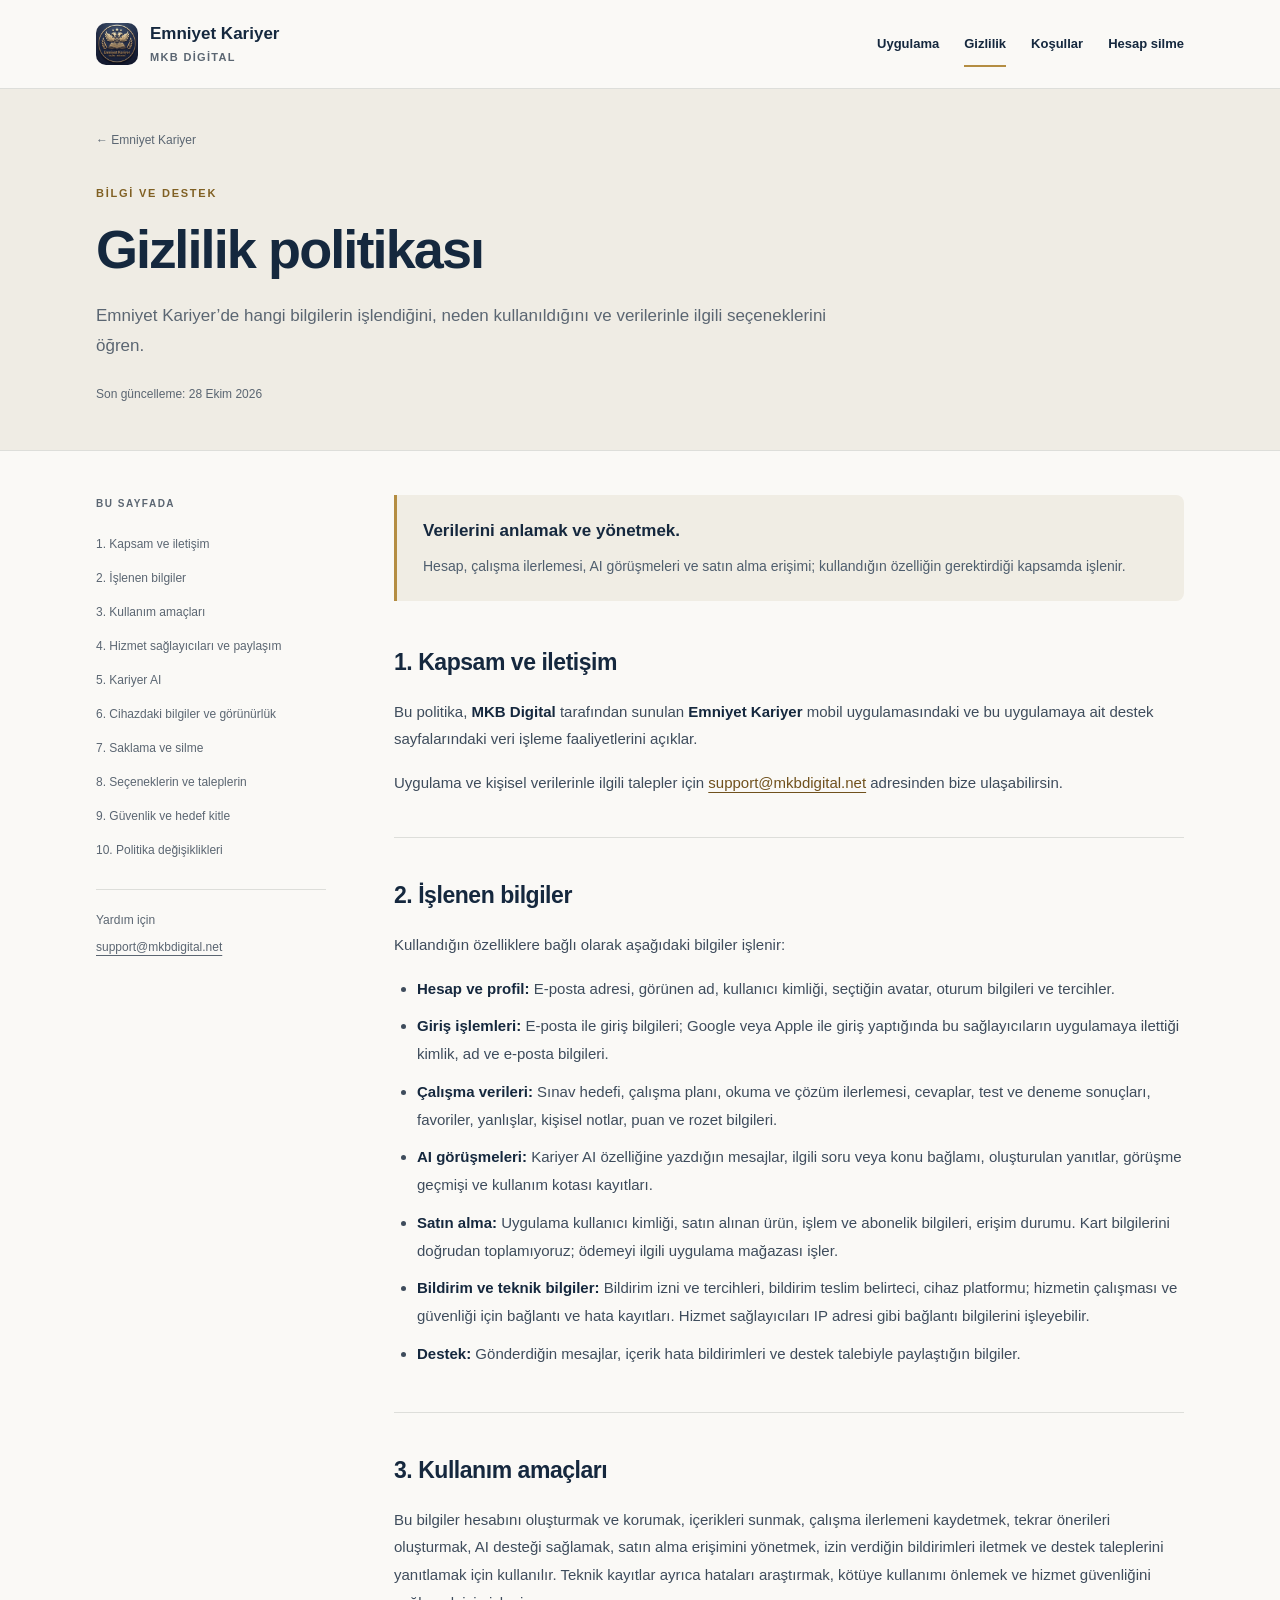
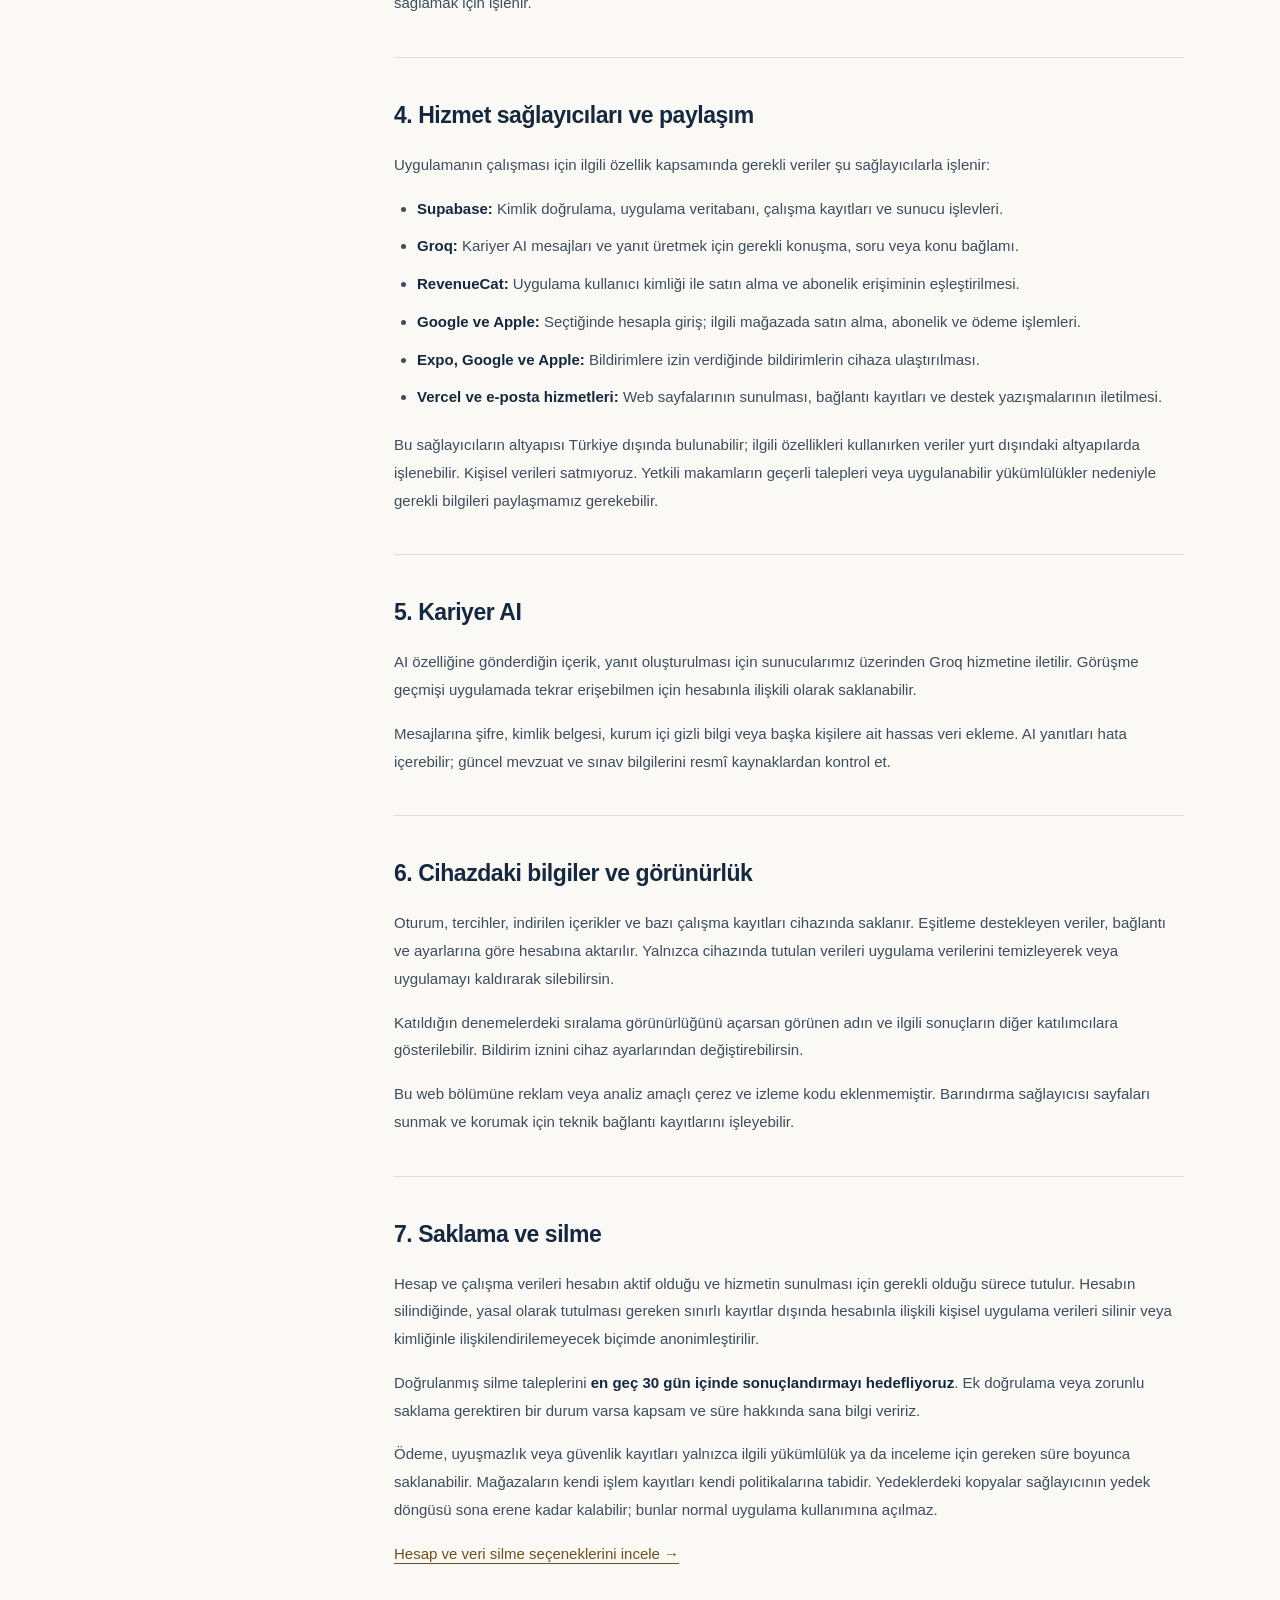
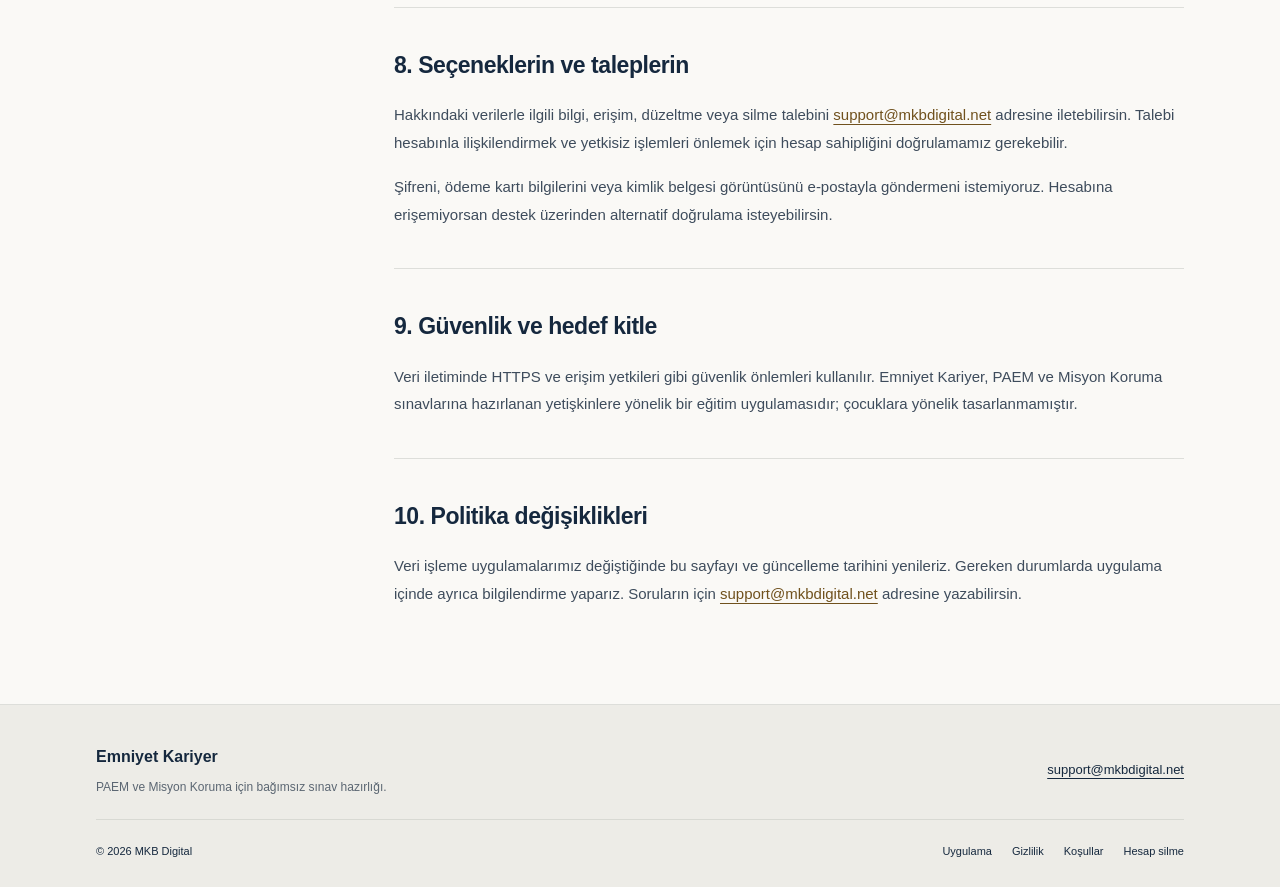
<file: emniyet-kariyer/privacy.html>
<!doctype html>
<html lang="tr">
<head>
  <meta charset="utf-8">
  <meta name="viewport" content="width=device-width, initial-scale=1">
  <meta name="description" content="Emniyet Kariyer’de hangi bilgilerin işlendiğini, neden kullanıldığını ve verilerinle ilgili seçeneklerini öğren.">
  <meta name="theme-color" content="#15283e">
  <title>Gizlilik politikası | Emniyet Kariyer</title>
  <link rel="canonical" href="https://mkbdigital.net/emniyet-kariyer/privacy">
  <meta property="og:title" content="Gizlilik politikası | Emniyet Kariyer">
  <meta property="og:description" content="Emniyet Kariyer’de hangi bilgilerin işlendiğini, neden kullanıldığını ve verilerinle ilgili seçeneklerini öğren.">
  <meta property="og:type" content="website">
  <meta property="og:url" content="https://mkbdigital.net/emniyet-kariyer/privacy">
  <meta property="og:image" content="https://mkbdigital.net/emniyet-kariyer/icon.png">
  <link rel="icon" type="image/png" href="/emniyet-kariyer/icon.png">
  <link rel="stylesheet" href="/emniyet-kariyer/site.css">
</head>
<body>
  <a class="skip-link" href="#main">İçeriğe geç</a>
  <header class="header"><div class="container header-inner">
    <a class="brand" href="/emniyet-kariyer"><img src="/emniyet-kariyer/icon.png" width="42" height="42" alt=""><span>Emniyet Kariyer<small>MKB Digital</small></span></a>
    <nav aria-label="Ana menü"><a href="/emniyet-kariyer">Uygulama</a><a href="/emniyet-kariyer/privacy" aria-current="page">Gizlilik</a><a href="/emniyet-kariyer/terms">Koşullar</a><a href="/emniyet-kariyer/delete-account">Hesap silme</a></nav>
  </div></header>
  <main id="main"><section class="document-hero"><div class="container">
        <a class="back-link" href="/emniyet-kariyer">← Emniyet Kariyer</a><p class="eyebrow">BİLGİ VE DESTEK</p>
        <h1>Gizlilik politikası</h1><p class="lead">Emniyet Kariyer’de hangi bilgilerin işlendiğini, neden kullanıldığını ve verilerinle ilgili seçeneklerini öğren.</p><p class="updated">Son güncelleme: 28 Ekim 2026</p></div></section>
        <div class="container legal-layout"><aside class="toc"><p>Bu sayfada</p><nav aria-label="Sayfa bölümleri"><a href="#sorumlu">1. Kapsam ve iletişim</a><a href="#veriler">2. İşlenen bilgiler</a><a href="#amac">3. Kullanım amaçları</a><a href="#saglayicilar">4. Hizmet sağlayıcıları ve paylaşım</a><a href="#ai">5. Kariyer AI</a><a href="#cihaz">6. Cihazdaki bilgiler ve görünürlük</a><a href="#saklama">7. Saklama ve silme</a><a href="#haklar">8. Seçeneklerin ve taleplerin</a><a href="#guvenlik">9. Güvenlik ve hedef kitle</a><a href="#degisiklik">10. Politika değişiklikleri</a></nav>
        <div class="toc-help">Yardım için<br><a href="mailto:support@mkbdigital.net">support@mkbdigital.net</a></div></aside>
        <article class="document"><div class="summary"><strong>Verilerini anlamak ve yönetmek.</strong><p>Hesap, çalışma ilerlemesi, AI görüşmeleri ve satın alma erişimi; kullandığın özelliğin gerektirdiği kapsamda işlenir.</p></div><section id="sorumlu" class="legal-section"><h2>1. Kapsam ve iletişim</h2><p>Bu politika, <strong>MKB Digital</strong> tarafından sunulan <strong>Emniyet Kariyer</strong> mobil uygulamasındaki ve bu uygulamaya ait destek sayfalarındaki veri işleme faaliyetlerini açıklar.</p><p>Uygulama ve kişisel verilerinle ilgili talepler için <a href="mailto:support@mkbdigital.net">support@mkbdigital.net</a> adresinden bize ulaşabilirsin.</p></section><section id="veriler" class="legal-section"><h2>2. İşlenen bilgiler</h2><p>Kullandığın özelliklere bağlı olarak aşağıdaki bilgiler işlenir:</p><ul>
<li><strong>Hesap ve profil:</strong> E-posta adresi, görünen ad, kullanıcı kimliği, seçtiğin avatar, oturum bilgileri ve tercihler.</li>
<li><strong>Giriş işlemleri:</strong> E-posta ile giriş bilgileri; Google veya Apple ile giriş yaptığında bu sağlayıcıların uygulamaya ilettiği kimlik, ad ve e-posta bilgileri.</li>
<li><strong>Çalışma verileri:</strong> Sınav hedefi, çalışma planı, okuma ve çözüm ilerlemesi, cevaplar, test ve deneme sonuçları, favoriler, yanlışlar, kişisel notlar, puan ve rozet bilgileri.</li>
<li><strong>AI görüşmeleri:</strong> Kariyer AI özelliğine yazdığın mesajlar, ilgili soru veya konu bağlamı, oluşturulan yanıtlar, görüşme geçmişi ve kullanım kotası kayıtları.</li>
<li><strong>Satın alma:</strong> Uygulama kullanıcı kimliği, satın alınan ürün, işlem ve abonelik bilgileri, erişim durumu. Kart bilgilerini doğrudan toplamıyoruz; ödemeyi ilgili uygulama mağazası işler.</li>
<li><strong>Bildirim ve teknik bilgiler:</strong> Bildirim izni ve tercihleri, bildirim teslim belirteci, cihaz platformu; hizmetin çalışması ve güvenliği için bağlantı ve hata kayıtları. Hizmet sağlayıcıları IP adresi gibi bağlantı bilgilerini işleyebilir.</li>
<li><strong>Destek:</strong> Gönderdiğin mesajlar, içerik hata bildirimleri ve destek talebiyle paylaştığın bilgiler.</li></ul></section><section id="amac" class="legal-section"><h2>3. Kullanım amaçları</h2><p>Bu bilgiler hesabını oluşturmak ve korumak, içerikleri sunmak, çalışma ilerlemeni kaydetmek, tekrar önerileri oluşturmak, AI desteği sağlamak, satın alma erişimini yönetmek, izin verdiğin bildirimleri iletmek ve destek taleplerini yanıtlamak için kullanılır. Teknik kayıtlar ayrıca hataları araştırmak, kötüye kullanımı önlemek ve hizmet güvenliğini sağlamak için işlenir.</p></section><section id="saglayicilar" class="legal-section"><h2>4. Hizmet sağlayıcıları ve paylaşım</h2><p>Uygulamanın çalışması için ilgili özellik kapsamında gerekli veriler şu sağlayıcılarla işlenir:</p><ul>
<li><strong>Supabase:</strong> Kimlik doğrulama, uygulama veritabanı, çalışma kayıtları ve sunucu işlevleri.</li>
<li><strong>Groq:</strong> Kariyer AI mesajları ve yanıt üretmek için gerekli konuşma, soru veya konu bağlamı.</li>
<li><strong>RevenueCat:</strong> Uygulama kullanıcı kimliği ile satın alma ve abonelik erişiminin eşleştirilmesi.</li>
<li><strong>Google ve Apple:</strong> Seçtiğinde hesapla giriş; ilgili mağazada satın alma, abonelik ve ödeme işlemleri.</li>
<li><strong>Expo, Google ve Apple:</strong> Bildirimlere izin verdiğinde bildirimlerin cihaza ulaştırılması.</li>
<li><strong>Vercel ve e-posta hizmetleri:</strong> Web sayfalarının sunulması, bağlantı kayıtları ve destek yazışmalarının iletilmesi.</li></ul>
<p>Bu sağlayıcıların altyapısı Türkiye dışında bulunabilir; ilgili özellikleri kullanırken veriler yurt dışındaki altyapılarda işlenebilir. Kişisel verileri satmıyoruz. Yetkili makamların geçerli talepleri veya uygulanabilir yükümlülükler nedeniyle gerekli bilgileri paylaşmamız gerekebilir.</p></section><section id="ai" class="legal-section"><h2>5. Kariyer AI</h2><p>AI özelliğine gönderdiğin içerik, yanıt oluşturulması için sunucularımız üzerinden Groq hizmetine iletilir. Görüşme geçmişi uygulamada tekrar erişebilmen için hesabınla ilişkili olarak saklanabilir.</p><p>Mesajlarına şifre, kimlik belgesi, kurum içi gizli bilgi veya başka kişilere ait hassas veri ekleme. AI yanıtları hata içerebilir; güncel mevzuat ve sınav bilgilerini resmî kaynaklardan kontrol et.</p></section><section id="cihaz" class="legal-section"><h2>6. Cihazdaki bilgiler ve görünürlük</h2><p>Oturum, tercihler, indirilen içerikler ve bazı çalışma kayıtları cihazında saklanır. Eşitleme destekleyen veriler, bağlantı ve ayarlarına göre hesabına aktarılır. Yalnızca cihazında tutulan verileri uygulama verilerini temizleyerek veya uygulamayı kaldırarak silebilirsin.</p><p>Katıldığın denemelerdeki sıralama görünürlüğünü açarsan görünen adın ve ilgili sonuçların diğer katılımcılara gösterilebilir. Bildirim iznini cihaz ayarlarından değiştirebilirsin.</p><p>Bu web bölümüne reklam veya analiz amaçlı çerez ve izleme kodu eklenmemiştir. Barındırma sağlayıcısı sayfaları sunmak ve korumak için teknik bağlantı kayıtlarını işleyebilir.</p></section><section id="saklama" class="legal-section"><h2>7. Saklama ve silme</h2><p>Hesap ve çalışma verileri hesabın aktif olduğu ve hizmetin sunulması için gerekli olduğu sürece tutulur. Hesabın silindiğinde, yasal olarak tutulması gereken sınırlı kayıtlar dışında hesabınla ilişkili kişisel uygulama verileri silinir veya kimliğinle ilişkilendirilemeyecek biçimde anonimleştirilir.</p><p>Doğrulanmış silme taleplerini <strong>en geç 30 gün içinde sonuçlandırmayı hedefliyoruz</strong>. Ek doğrulama veya zorunlu saklama gerektiren bir durum varsa kapsam ve süre hakkında sana bilgi veririz.</p><p>Ödeme, uyuşmazlık veya güvenlik kayıtları yalnızca ilgili yükümlülük ya da inceleme için gereken süre boyunca saklanabilir. Mağazaların kendi işlem kayıtları kendi politikalarına tabidir. Yedeklerdeki kopyalar sağlayıcının yedek döngüsü sona erene kadar kalabilir; bunlar normal uygulama kullanımına açılmaz.</p><p><a href="/emniyet-kariyer/delete-account">Hesap ve veri silme seçeneklerini incele →</a></p></section><section id="haklar" class="legal-section"><h2>8. Seçeneklerin ve taleplerin</h2><p>Hakkındaki verilerle ilgili bilgi, erişim, düzeltme veya silme talebini <a href="mailto:support@mkbdigital.net">support@mkbdigital.net</a> adresine iletebilirsin. Talebi hesabınla ilişkilendirmek ve yetkisiz işlemleri önlemek için hesap sahipliğini doğrulamamız gerekebilir.</p><p>Şifreni, ödeme kartı bilgilerini veya kimlik belgesi görüntüsünü e-postayla göndermeni istemiyoruz. Hesabına erişemiyorsan destek üzerinden alternatif doğrulama isteyebilirsin.</p></section><section id="guvenlik" class="legal-section"><h2>9. Güvenlik ve hedef kitle</h2><p>Veri iletiminde HTTPS ve erişim yetkileri gibi güvenlik önlemleri kullanılır. Emniyet Kariyer, PAEM ve Misyon Koruma sınavlarına hazırlanan yetişkinlere yönelik bir eğitim uygulamasıdır; çocuklara yönelik tasarlanmamıştır.</p></section><section id="degisiklik" class="legal-section"><h2>10. Politika değişiklikleri</h2><p>Veri işleme uygulamalarımız değiştiğinde bu sayfayı ve güncelleme tarihini yenileriz. Gereken durumlarda uygulama içinde ayrıca bilgilendirme yaparız. Soruların için <a href="mailto:support@mkbdigital.net">support@mkbdigital.net</a> adresine yazabilirsin.</p></section></article></div></main>
  <footer class="footer"><div class="container">
    <div class="footer-top"><div><strong>Emniyet Kariyer</strong><p>PAEM ve Misyon Koruma için bağımsız sınav hazırlığı.</p></div><a href="mailto:support@mkbdigital.net">support@mkbdigital.net</a></div>
    <div class="footer-bottom"><span>© 2026 <a href="/">MKB Digital</a></span><nav aria-label="Alt menü"><a href="/emniyet-kariyer">Uygulama</a><a href="/emniyet-kariyer/privacy" aria-current="page">Gizlilik</a><a href="/emniyet-kariyer/terms">Koşullar</a><a href="/emniyet-kariyer/delete-account">Hesap silme</a></nav></div>
  </div></footer>
</body>
</html>
</file>
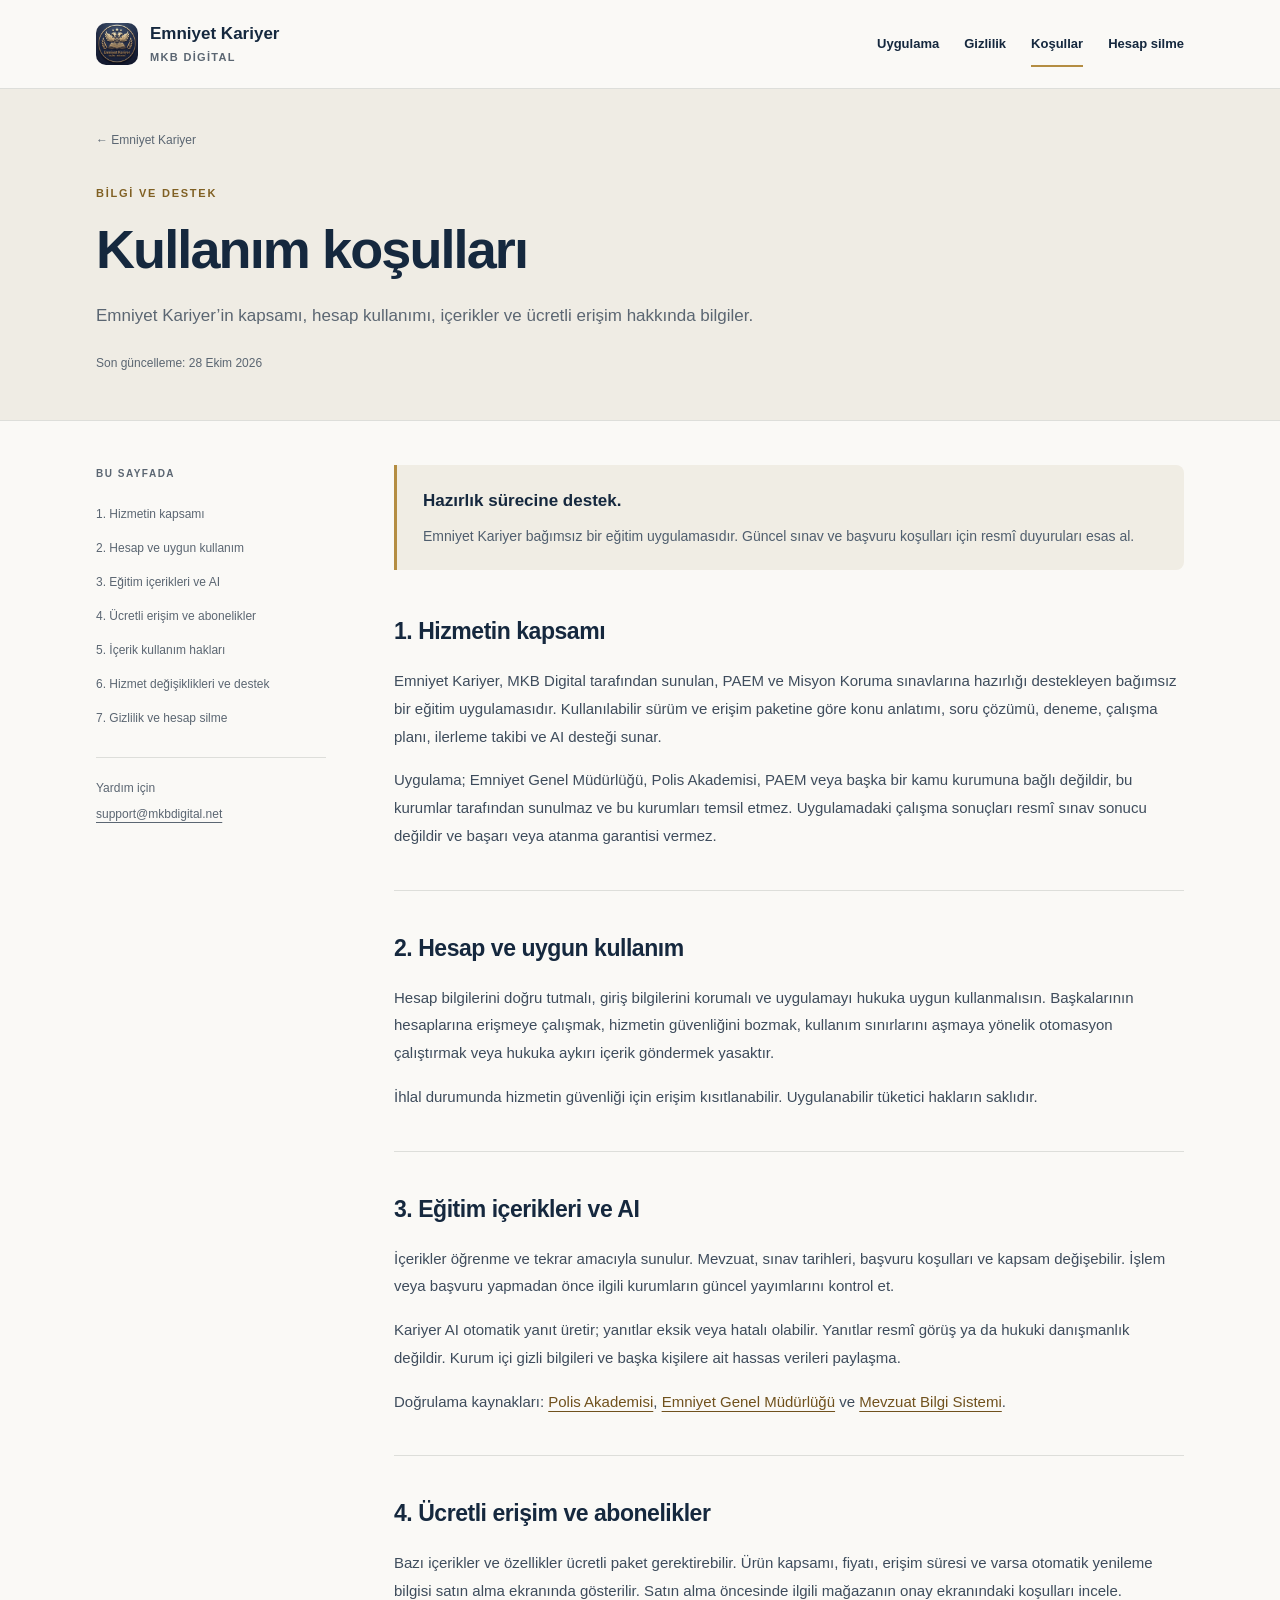
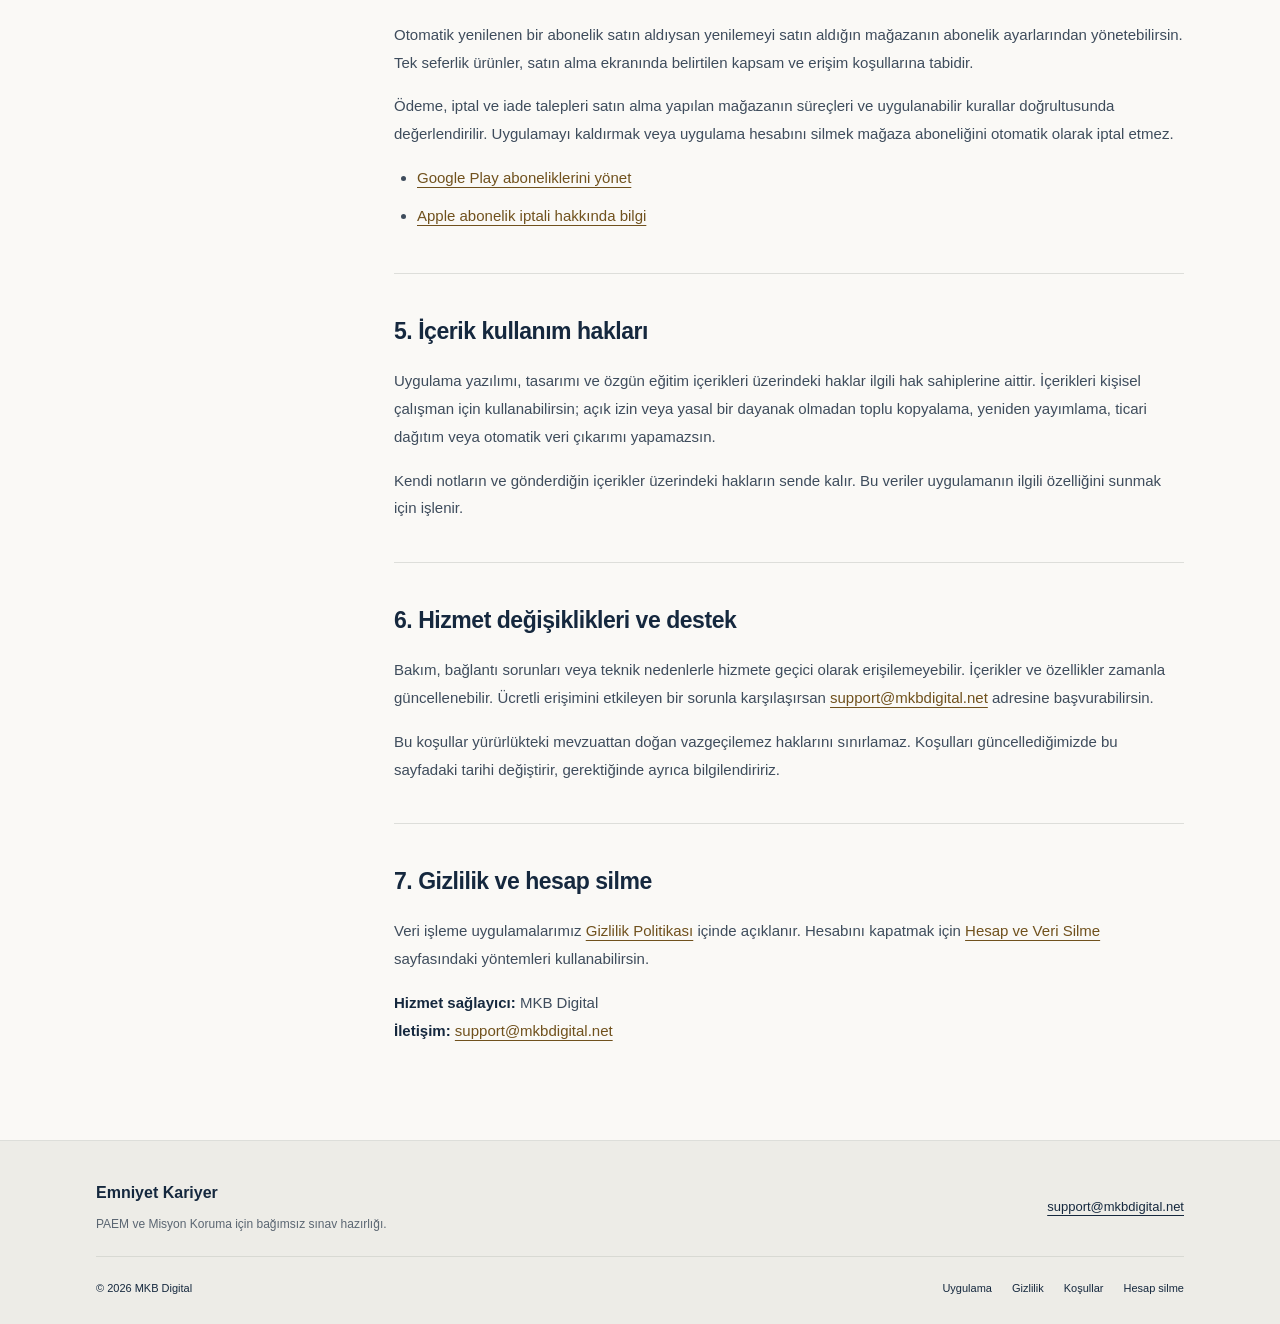
<file: emniyet-kariyer/terms.html>
<!doctype html>
<html lang="tr">
<head>
  <meta charset="utf-8">
  <meta name="viewport" content="width=device-width, initial-scale=1">
  <meta name="description" content="Emniyet Kariyer’in kapsamı, hesap kullanımı, içerikler ve ücretli erişim hakkında bilgiler.">
  <meta name="theme-color" content="#15283e">
  <title>Kullanım koşulları | Emniyet Kariyer</title>
  <link rel="canonical" href="https://mkbdigital.net/emniyet-kariyer/terms">
  <meta property="og:title" content="Kullanım koşulları | Emniyet Kariyer">
  <meta property="og:description" content="Emniyet Kariyer’in kapsamı, hesap kullanımı, içerikler ve ücretli erişim hakkında bilgiler.">
  <meta property="og:type" content="website">
  <meta property="og:url" content="https://mkbdigital.net/emniyet-kariyer/terms">
  <meta property="og:image" content="https://mkbdigital.net/emniyet-kariyer/icon.png">
  <link rel="icon" type="image/png" href="/emniyet-kariyer/icon.png">
  <link rel="stylesheet" href="/emniyet-kariyer/site.css">
</head>
<body>
  <a class="skip-link" href="#main">İçeriğe geç</a>
  <header class="header"><div class="container header-inner">
    <a class="brand" href="/emniyet-kariyer"><img src="/emniyet-kariyer/icon.png" width="42" height="42" alt=""><span>Emniyet Kariyer<small>MKB Digital</small></span></a>
    <nav aria-label="Ana menü"><a href="/emniyet-kariyer">Uygulama</a><a href="/emniyet-kariyer/privacy">Gizlilik</a><a href="/emniyet-kariyer/terms" aria-current="page">Koşullar</a><a href="/emniyet-kariyer/delete-account">Hesap silme</a></nav>
  </div></header>
  <main id="main"><section class="document-hero"><div class="container">
        <a class="back-link" href="/emniyet-kariyer">← Emniyet Kariyer</a><p class="eyebrow">BİLGİ VE DESTEK</p>
        <h1>Kullanım koşulları</h1><p class="lead">Emniyet Kariyer’in kapsamı, hesap kullanımı, içerikler ve ücretli erişim hakkında bilgiler.</p><p class="updated">Son güncelleme: 28 Ekim 2026</p></div></section>
        <div class="container legal-layout"><aside class="toc"><p>Bu sayfada</p><nav aria-label="Sayfa bölümleri"><a href="#hizmet">1. Hizmetin kapsamı</a><a href="#hesap">2. Hesap ve uygun kullanım</a><a href="#icerik">3. Eğitim içerikleri ve AI</a><a href="#satin-alma">4. Ücretli erişim ve abonelikler</a><a href="#haklar">5. İçerik kullanım hakları</a><a href="#erisim">6. Hizmet değişiklikleri ve destek</a><a href="#veri">7. Gizlilik ve hesap silme</a></nav>
        <div class="toc-help">Yardım için<br><a href="mailto:support@mkbdigital.net">support@mkbdigital.net</a></div></aside>
        <article class="document"><div class="summary"><strong>Hazırlık sürecine destek.</strong><p>Emniyet Kariyer bağımsız bir eğitim uygulamasıdır. Güncel sınav ve başvuru koşulları için resmî duyuruları esas al.</p></div><section id="hizmet" class="legal-section"><h2>1. Hizmetin kapsamı</h2><p>Emniyet Kariyer, MKB Digital tarafından sunulan, PAEM ve Misyon Koruma sınavlarına hazırlığı destekleyen bağımsız bir eğitim uygulamasıdır. Kullanılabilir sürüm ve erişim paketine göre konu anlatımı, soru çözümü, deneme, çalışma planı, ilerleme takibi ve AI desteği sunar.</p><p>Uygulama; Emniyet Genel Müdürlüğü, Polis Akademisi, PAEM veya başka bir kamu kurumuna bağlı değildir, bu kurumlar tarafından sunulmaz ve bu kurumları temsil etmez. Uygulamadaki çalışma sonuçları resmî sınav sonucu değildir ve başarı veya atanma garantisi vermez.</p></section><section id="hesap" class="legal-section"><h2>2. Hesap ve uygun kullanım</h2><p>Hesap bilgilerini doğru tutmalı, giriş bilgilerini korumalı ve uygulamayı hukuka uygun kullanmalısın. Başkalarının hesaplarına erişmeye çalışmak, hizmetin güvenliğini bozmak, kullanım sınırlarını aşmaya yönelik otomasyon çalıştırmak veya hukuka aykırı içerik göndermek yasaktır.</p><p>İhlal durumunda hizmetin güvenliği için erişim kısıtlanabilir. Uygulanabilir tüketici hakların saklıdır.</p></section><section id="icerik" class="legal-section"><h2>3. Eğitim içerikleri ve AI</h2><p>İçerikler öğrenme ve tekrar amacıyla sunulur. Mevzuat, sınav tarihleri, başvuru koşulları ve kapsam değişebilir. İşlem veya başvuru yapmadan önce ilgili kurumların güncel yayımlarını kontrol et.</p><p>Kariyer AI otomatik yanıt üretir; yanıtlar eksik veya hatalı olabilir. Yanıtlar resmî görüş ya da hukuki danışmanlık değildir. Kurum içi gizli bilgileri ve başka kişilere ait hassas verileri paylaşma.</p><p>Doğrulama kaynakları: <a href="https://www.pa.edu.tr/">Polis Akademisi</a>, <a href="https://www.egm.gov.tr/">Emniyet Genel Müdürlüğü</a> ve <a href="https://www.mevzuat.gov.tr/">Mevzuat Bilgi Sistemi</a>.</p></section><section id="satin-alma" class="legal-section"><h2>4. Ücretli erişim ve abonelikler</h2><p>Bazı içerikler ve özellikler ücretli paket gerektirebilir. Ürün kapsamı, fiyatı, erişim süresi ve varsa otomatik yenileme bilgisi satın alma ekranında gösterilir. Satın alma öncesinde ilgili mağazanın onay ekranındaki koşulları incele.</p><p>Otomatik yenilenen bir abonelik satın aldıysan yenilemeyi satın aldığın mağazanın abonelik ayarlarından yönetebilirsin. Tek seferlik ürünler, satın alma ekranında belirtilen kapsam ve erişim koşullarına tabidir.</p><p>Ödeme, iptal ve iade talepleri satın alma yapılan mağazanın süreçleri ve uygulanabilir kurallar doğrultusunda değerlendirilir. Uygulamayı kaldırmak veya uygulama hesabını silmek mağaza aboneliğini otomatik olarak iptal etmez.</p><ul><li><a href="https://play.google.com/store/account/subscriptions">Google Play aboneliklerini yönet</a></li><li><a href="https://support.apple.com/tr-tr/118428">Apple abonelik iptali hakkında bilgi</a></li></ul></section><section id="haklar" class="legal-section"><h2>5. İçerik kullanım hakları</h2><p>Uygulama yazılımı, tasarımı ve özgün eğitim içerikleri üzerindeki haklar ilgili hak sahiplerine aittir. İçerikleri kişisel çalışman için kullanabilirsin; açık izin veya yasal bir dayanak olmadan toplu kopyalama, yeniden yayımlama, ticari dağıtım veya otomatik veri çıkarımı yapamazsın.</p><p>Kendi notların ve gönderdiğin içerikler üzerindeki hakların sende kalır. Bu veriler uygulamanın ilgili özelliğini sunmak için işlenir.</p></section><section id="erisim" class="legal-section"><h2>6. Hizmet değişiklikleri ve destek</h2><p>Bakım, bağlantı sorunları veya teknik nedenlerle hizmete geçici olarak erişilemeyebilir. İçerikler ve özellikler zamanla güncellenebilir. Ücretli erişimini etkileyen bir sorunla karşılaşırsan <a href="mailto:support@mkbdigital.net">support@mkbdigital.net</a> adresine başvurabilirsin.</p><p>Bu koşullar yürürlükteki mevzuattan doğan vazgeçilemez haklarını sınırlamaz. Koşulları güncellediğimizde bu sayfadaki tarihi değiştirir, gerektiğinde ayrıca bilgilendiririz.</p></section><section id="veri" class="legal-section"><h2>7. Gizlilik ve hesap silme</h2><p>Veri işleme uygulamalarımız <a href="/emniyet-kariyer/privacy">Gizlilik Politikası</a> içinde açıklanır. Hesabını kapatmak için <a href="/emniyet-kariyer/delete-account">Hesap ve Veri Silme</a> sayfasındaki yöntemleri kullanabilirsin.</p><p><strong>Hizmet sağlayıcı:</strong> MKB Digital<br><strong>İletişim:</strong> <a href="mailto:support@mkbdigital.net">support@mkbdigital.net</a></p></section></article></div></main>
  <footer class="footer"><div class="container">
    <div class="footer-top"><div><strong>Emniyet Kariyer</strong><p>PAEM ve Misyon Koruma için bağımsız sınav hazırlığı.</p></div><a href="mailto:support@mkbdigital.net">support@mkbdigital.net</a></div>
    <div class="footer-bottom"><span>© 2026 <a href="/">MKB Digital</a></span><nav aria-label="Alt menü"><a href="/emniyet-kariyer">Uygulama</a><a href="/emniyet-kariyer/privacy">Gizlilik</a><a href="/emniyet-kariyer/terms" aria-current="page">Koşullar</a><a href="/emniyet-kariyer/delete-account">Hesap silme</a></nav></div>
  </div></footer>
</body>
</html>
</file>
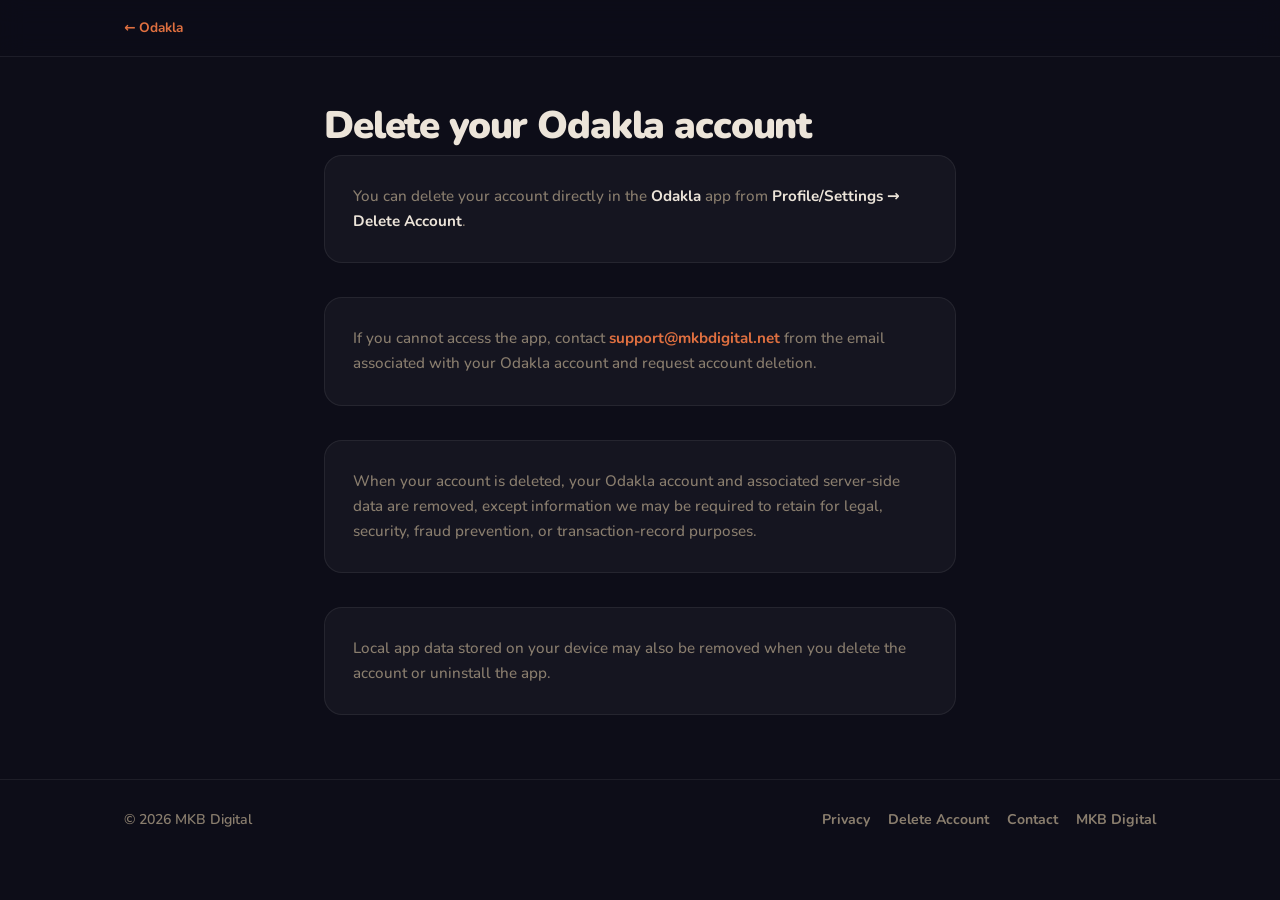
<file: odakla/delete-account.html>
<!DOCTYPE html>
<html lang="en">
  <head>
    <meta charset="utf-8" />
    <meta name="viewport" content="width=device-width, initial-scale=1" />
    <meta
      name="description"
      content="Delete your Odakla account — instructions for removing your Odakla account and associated data."
    />
    <title>Delete Account — Odakla | MKB Digital</title>
    <link rel="preconnect" href="https://fonts.googleapis.com" />
    <link rel="preconnect" href="https://fonts.gstatic.com" crossorigin />
    <link href="https://fonts.googleapis.com/css2?family=Nunito:wght@500;600;700;800;900&display=swap" rel="stylesheet" />
    <link rel="stylesheet" href="/styles.css" />
    <link rel="icon" href="/favicon.svg" type="image/svg+xml" />
  </head>
  <body class="odakla-privacy">
    <header class="odakla-privacy-header">
      <div class="wrap odakla-privacy-header-inner">
        <a href="/odakla" class="odakla-privacy-back">&larr; Odakla</a>
      </div>
    </header>

    <main class="wrap odakla-privacy-main">
      <h1>Delete your Odakla account</h1>

      <section class="odakla-privacy-section">
        <p>You can delete your account directly in the <strong>Odakla</strong> app from <strong>Profile/Settings → Delete Account</strong>.</p>
      </section>

      <section class="odakla-privacy-section">
        <p>If you cannot access the app, contact <a href="mailto:support@mkbdigital.net">support@mkbdigital.net</a> from the email associated with your Odakla account and request account deletion.</p>
      </section>

      <section class="odakla-privacy-section">
        <p>When your account is deleted, your Odakla account and associated server-side data are removed, except information we may be required to retain for legal, security, fraud prevention, or transaction-record purposes.</p>
      </section>

      <section class="odakla-privacy-section">
        <p>Local app data stored on your device may also be removed when you delete the account or uninstall the app.</p>
      </section>
    </main>

    <footer class="odakla-privacy-footer">
      <div class="wrap odakla-privacy-footer-inner">
        <p>&copy; 2026 MKB Digital</p>
        <nav>
          <a href="/odakla/privacy">Privacy</a>
          <a href="/odakla/delete-account">Delete Account</a>
          <a href="mailto:support@mkbdigital.net">Contact</a>
          <a href="/">MKB Digital</a>
        </nav>
      </div>
    </footer>
  </body>
</html>
</file>
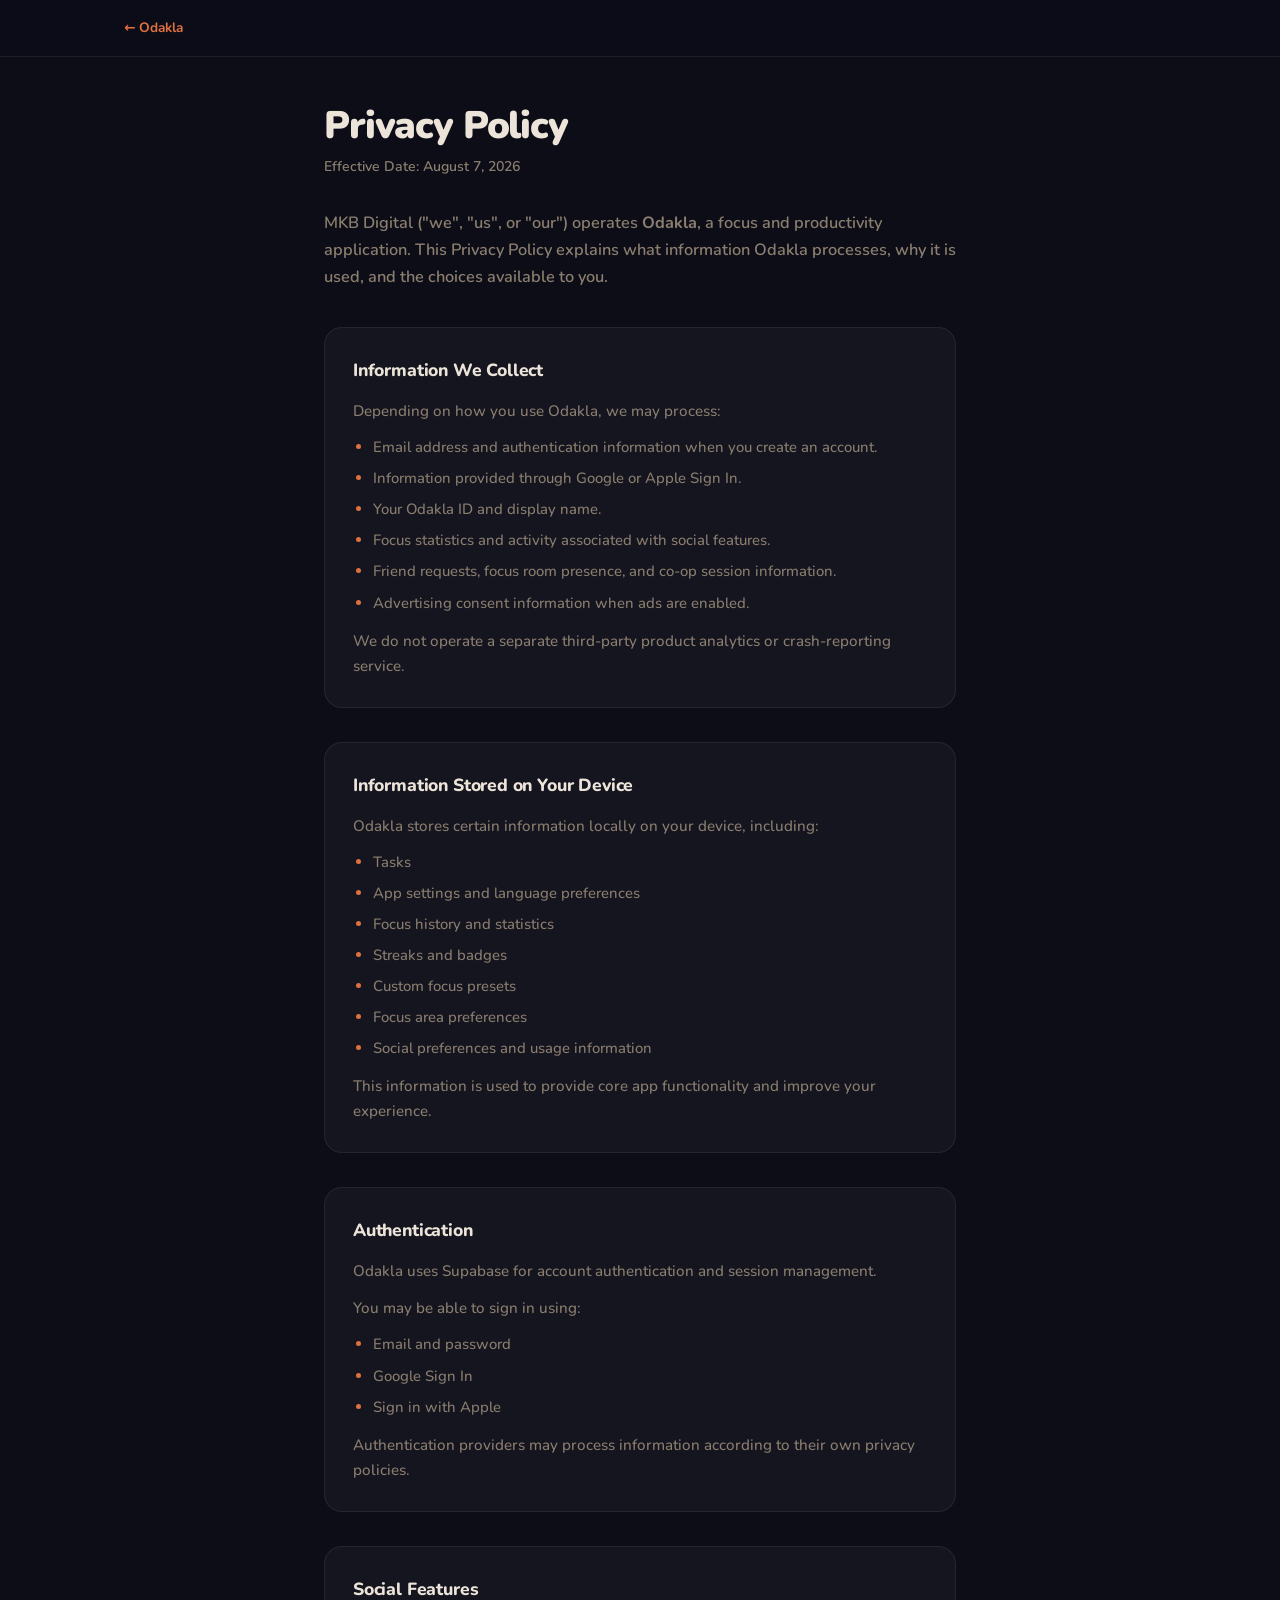
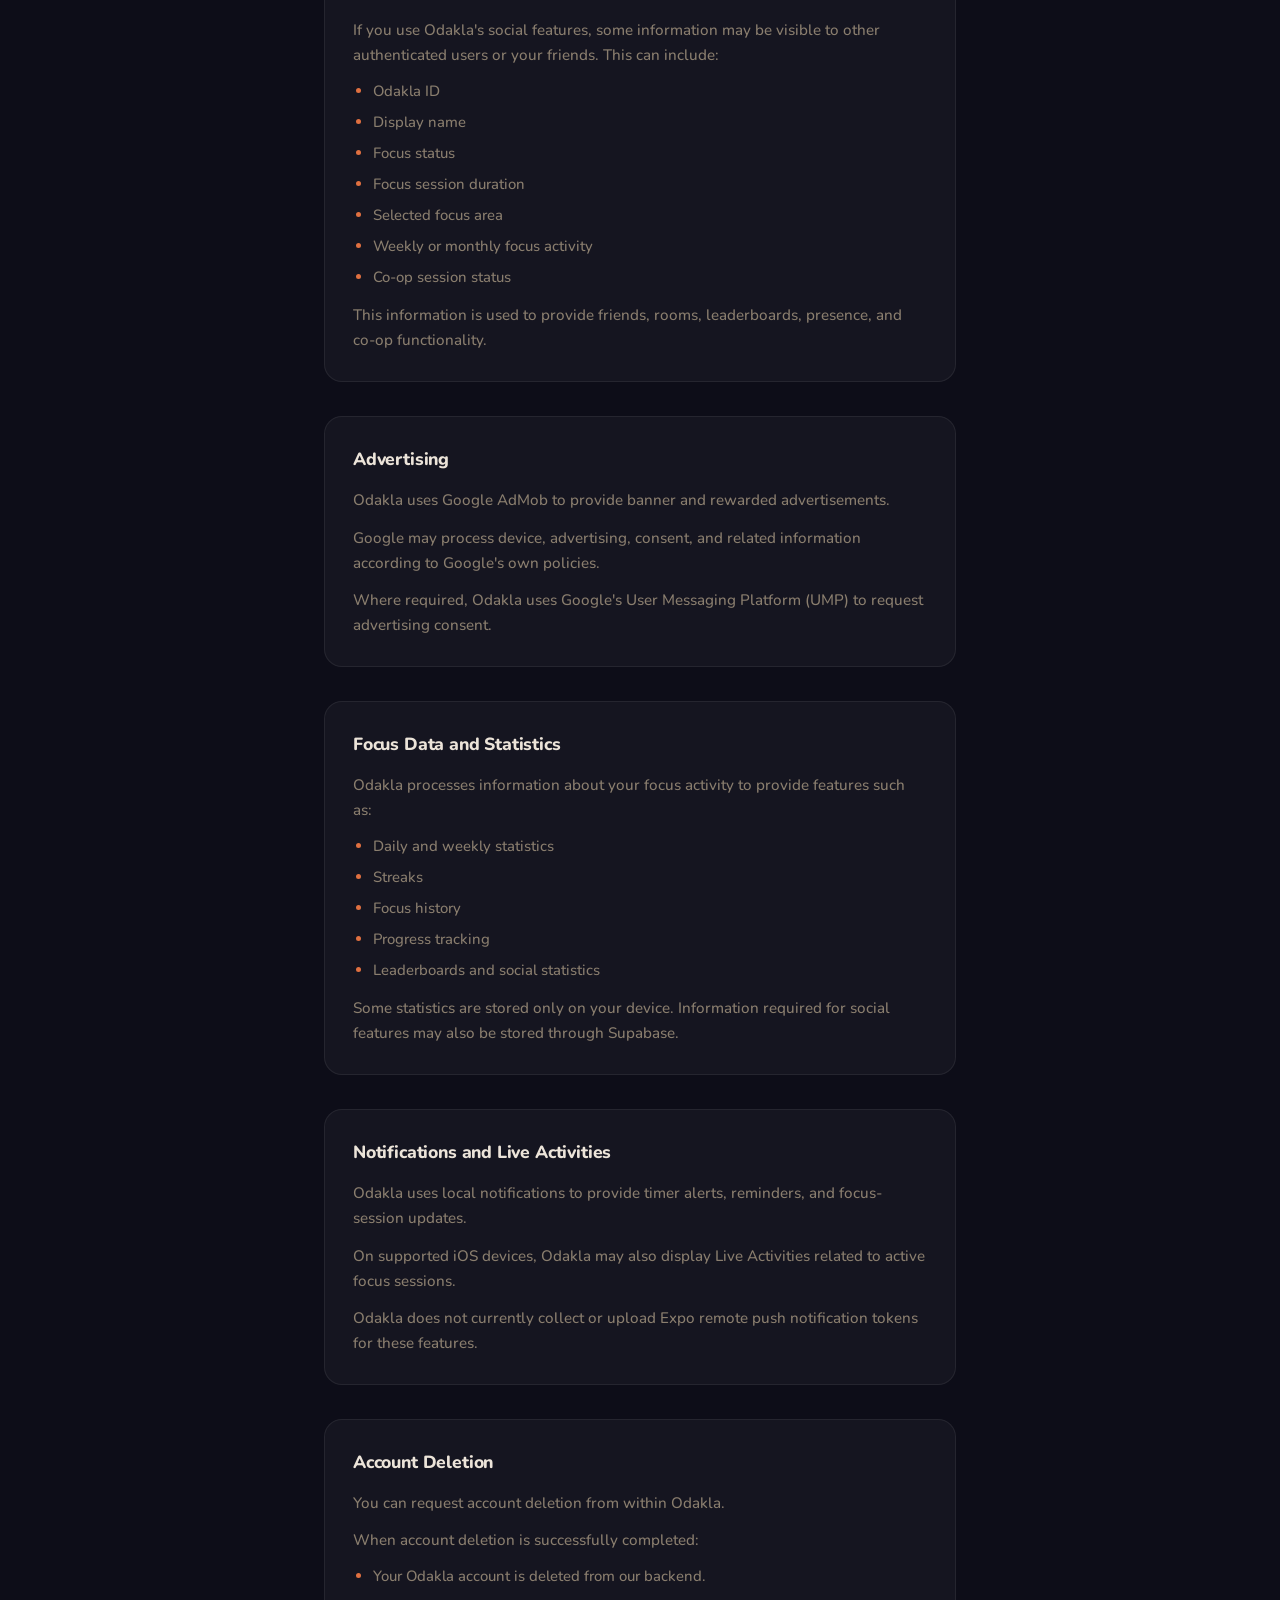
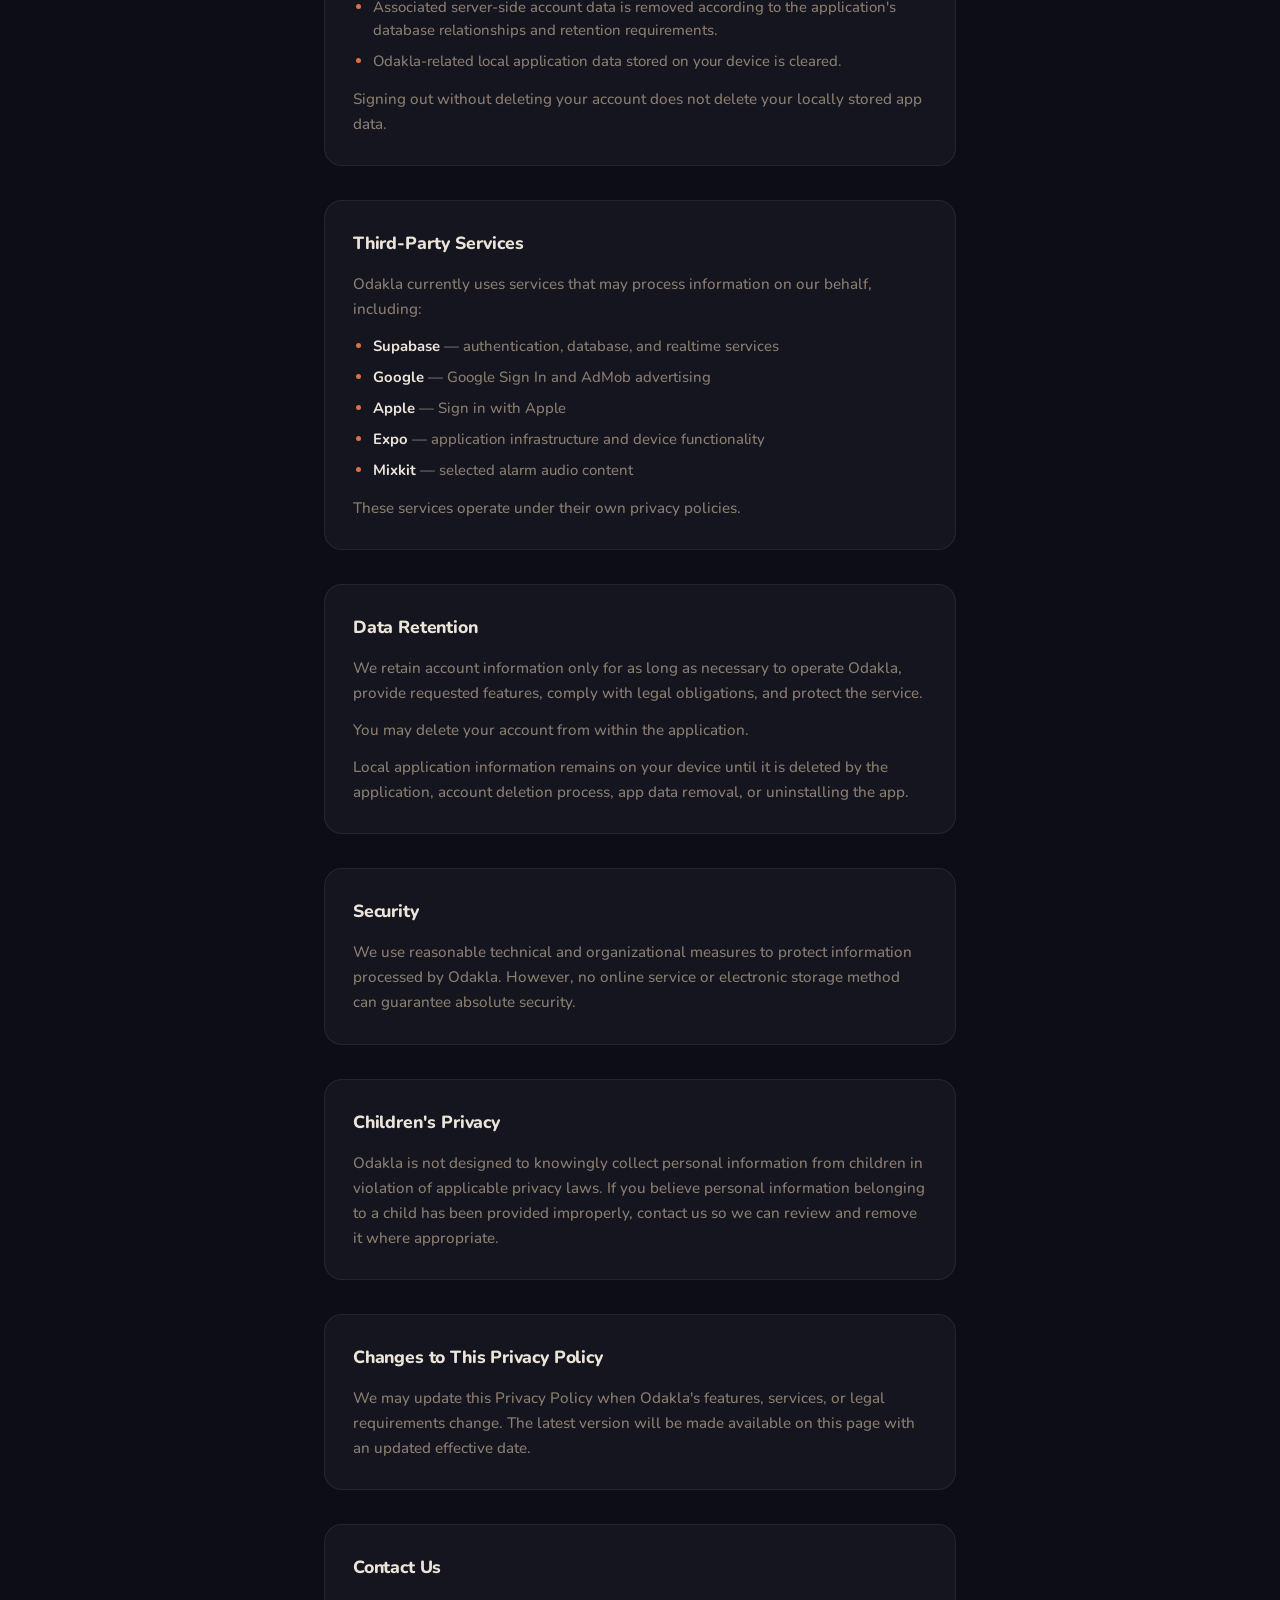
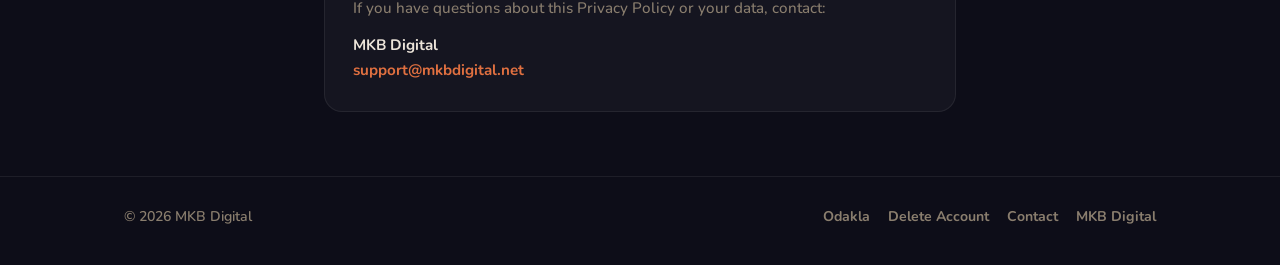
<file: odakla/privacy.html>
<!DOCTYPE html>
<html lang="en">
  <head>
    <meta charset="utf-8" />
    <meta name="viewport" content="width=device-width, initial-scale=1" />
    <meta
      name="description"
      content="Privacy policy for Odakla — a focus and productivity app by MKB Digital."
    />
    <title>Privacy — Odakla | MKB Digital</title>
    <link rel="preconnect" href="https://fonts.googleapis.com" />
    <link rel="preconnect" href="https://fonts.gstatic.com" crossorigin />
    <link href="https://fonts.googleapis.com/css2?family=Nunito:wght@500;600;700;800;900&display=swap" rel="stylesheet" />
    <link rel="stylesheet" href="/styles.css" />
    <link rel="icon" href="/favicon.svg" type="image/svg+xml" />
  </head>
  <body class="odakla-privacy">
    <header class="odakla-privacy-header">
      <div class="wrap odakla-privacy-header-inner">
        <a href="/odakla" class="odakla-privacy-back">&larr; Odakla</a>
      </div>
    </header>

    <main class="wrap odakla-privacy-main">
      <h1>Privacy Policy</h1>
      <p class="odakla-privacy-meta">Effective Date: August 7, 2026</p>

      <p class="odakla-privacy-intro">
        MKB Digital ("we", "us", or "our") operates <strong>Odakla</strong>, a focus and productivity application.
        This Privacy Policy explains what information Odakla processes, why it is used, and the choices available to you.
      </p>

      <section class="odakla-privacy-section">
        <h2>Information We Collect</h2>
        <p>Depending on how you use Odakla, we may process:</p>
        <ul>
          <li>Email address and authentication information when you create an account.</li>
          <li>Information provided through Google or Apple Sign In.</li>
          <li>Your Odakla ID and display name.</li>
          <li>Focus statistics and activity associated with social features.</li>
          <li>Friend requests, focus room presence, and co-op session information.</li>
          <li>Advertising consent information when ads are enabled.</li>
        </ul>
        <p>We do not operate a separate third-party product analytics or crash-reporting service.</p>
      </section>

      <section class="odakla-privacy-section">
        <h2>Information Stored on Your Device</h2>
        <p>Odakla stores certain information locally on your device, including:</p>
        <ul>
          <li>Tasks</li>
          <li>App settings and language preferences</li>
          <li>Focus history and statistics</li>
          <li>Streaks and badges</li>
          <li>Custom focus presets</li>
          <li>Focus area preferences</li>
          <li>Social preferences and usage information</li>
        </ul>
        <p>This information is used to provide core app functionality and improve your experience.</p>
      </section>

      <section class="odakla-privacy-section">
        <h2>Authentication</h2>
        <p>Odakla uses Supabase for account authentication and session management.</p>
        <p>You may be able to sign in using:</p>
        <ul>
          <li>Email and password</li>
          <li>Google Sign In</li>
          <li>Sign in with Apple</li>
        </ul>
        <p>Authentication providers may process information according to their own privacy policies.</p>
      </section>

      <section class="odakla-privacy-section">
        <h2>Social Features</h2>
        <p>If you use Odakla's social features, some information may be visible to other authenticated users or your friends. This can include:</p>
        <ul>
          <li>Odakla ID</li>
          <li>Display name</li>
          <li>Focus status</li>
          <li>Focus session duration</li>
          <li>Selected focus area</li>
          <li>Weekly or monthly focus activity</li>
          <li>Co-op session status</li>
        </ul>
        <p>This information is used to provide friends, rooms, leaderboards, presence, and co-op functionality.</p>
      </section>

      <section class="odakla-privacy-section">
        <h2>Advertising</h2>
        <p>Odakla uses Google AdMob to provide banner and rewarded advertisements.</p>
        <p>Google may process device, advertising, consent, and related information according to Google's own policies.</p>
        <p>Where required, Odakla uses Google's User Messaging Platform (UMP) to request advertising consent.</p>
      </section>

      <section class="odakla-privacy-section">
        <h2>Focus Data and Statistics</h2>
        <p>Odakla processes information about your focus activity to provide features such as:</p>
        <ul>
          <li>Daily and weekly statistics</li>
          <li>Streaks</li>
          <li>Focus history</li>
          <li>Progress tracking</li>
          <li>Leaderboards and social statistics</li>
        </ul>
        <p>Some statistics are stored only on your device. Information required for social features may also be stored through Supabase.</p>
      </section>

      <section class="odakla-privacy-section">
        <h2>Notifications and Live Activities</h2>
        <p>Odakla uses local notifications to provide timer alerts, reminders, and focus-session updates.</p>
        <p>On supported iOS devices, Odakla may also display Live Activities related to active focus sessions.</p>
        <p>Odakla does not currently collect or upload Expo remote push notification tokens for these features.</p>
      </section>

      <section class="odakla-privacy-section">
        <h2>Account Deletion</h2>
        <p>You can request account deletion from within Odakla.</p>
        <p>When account deletion is successfully completed:</p>
        <ul>
          <li>Your Odakla account is deleted from our backend.</li>
          <li>Associated server-side account data is removed according to the application's database relationships and retention requirements.</li>
          <li>Odakla-related local application data stored on your device is cleared.</li>
        </ul>
        <p>Signing out without deleting your account does not delete your locally stored app data.</p>
      </section>

      <section class="odakla-privacy-section">
        <h2>Third-Party Services</h2>
        <p>Odakla currently uses services that may process information on our behalf, including:</p>
        <ul>
          <li><strong>Supabase</strong> — authentication, database, and realtime services</li>
          <li><strong>Google</strong> — Google Sign In and AdMob advertising</li>
          <li><strong>Apple</strong> — Sign in with Apple</li>
          <li><strong>Expo</strong> — application infrastructure and device functionality</li>
          <li><strong>Mixkit</strong> — selected alarm audio content</li>
        </ul>
        <p>These services operate under their own privacy policies.</p>
      </section>

      <section class="odakla-privacy-section">
        <h2>Data Retention</h2>
        <p>We retain account information only for as long as necessary to operate Odakla, provide requested features, comply with legal obligations, and protect the service.</p>
        <p>You may delete your account from within the application.</p>
        <p>Local application information remains on your device until it is deleted by the application, account deletion process, app data removal, or uninstalling the app.</p>
      </section>

      <section class="odakla-privacy-section">
        <h2>Security</h2>
        <p>We use reasonable technical and organizational measures to protect information processed by Odakla. However, no online service or electronic storage method can guarantee absolute security.</p>
      </section>

      <section class="odakla-privacy-section">
        <h2>Children's Privacy</h2>
        <p>Odakla is not designed to knowingly collect personal information from children in violation of applicable privacy laws. If you believe personal information belonging to a child has been provided improperly, contact us so we can review and remove it where appropriate.</p>
      </section>

      <section class="odakla-privacy-section">
        <h2>Changes to This Privacy Policy</h2>
        <p>We may update this Privacy Policy when Odakla's features, services, or legal requirements change. The latest version will be made available on this page with an updated effective date.</p>
      </section>

      <section class="odakla-privacy-section">
        <h2>Contact Us</h2>
        <p>If you have questions about this Privacy Policy or your data, contact:</p>
        <p><strong>MKB Digital</strong><br /><a href="mailto:support@mkbdigital.net">support@mkbdigital.net</a></p>
      </section>
    </main>

    <footer class="odakla-privacy-footer">
      <div class="wrap odakla-privacy-footer-inner">
        <p>&copy; 2026 MKB Digital</p>
        <nav>
          <a href="/odakla">Odakla</a>
          <a href="/odakla/delete-account">Delete Account</a>
          <a href="mailto:support@mkbdigital.net">Contact</a>
          <a href="/">MKB Digital</a>
        </nav>
      </div>
    </footer>
  </body>
</html>
</file>
<file: styles.css>
/* MKB Digital - terracotta / warm paper + software studio (corporate) */
:root {
  --bg: #faf9f6;
  --surface: #ffffff;
  --surface-low: #f5f5f0;
  --text: #111827;
  --muted: #6b7280;
  --primary: #a33327;
  --primary-hover: #8b2a20;
  --secondary: #006c48;
  --accent: #1c56bf;
  --border: #e5e7eb;
  --shadow: rgba(0, 0, 0, 0.06);
  --radius: 16px;
  --font: "Nunito", ui-sans-serif, system-ui, -apple-system, sans-serif;
}

[data-theme="dark"] {
  --bg: #0d0d18;
  --surface: rgba(255, 255, 255, 0.045);
  --surface-low: rgba(255, 255, 255, 0.025);
  --text: #ece4d9;
  --muted: #8a7e6e;
  --primary: #e07040;
  --primary-hover: #c85a2a;
  --secondary: #4fb7a6;
  --accent: #7790d9;
  --border: rgba(255, 255, 255, 0.08);
  --shadow: rgba(0, 0, 0, 0.35)
}

*,
*::before,
*::after {
  box-sizing: border-box;
}

html {
  scroll-behavior: smooth;
}

body {
  margin: 0;
  font-family: var(--font);
  font-size: 17px;
  line-height: 1.6;
  color: var(--text);
  background-color: var(--bg);
  background-image:
    linear-gradient(180deg, rgba(163, 51, 39, 0.03) 0%, transparent 32%),
    radial-gradient(ellipse 120% 80% at 50% -20%, rgba(232, 112, 96, 0.08), transparent 55%);
  -webkit-font-smoothing: antialiased;
  transition: background-color 0.4s ease, color 0.4s ease;
}

[data-theme="dark"] body {
  background-image: radial-gradient(ellipse 90% 70% at 50% -10%, rgba(224, 112, 64, 0.06), transparent 60%);
}

a {
  color: var(--primary);
  text-decoration: none;
}

a:hover {
  text-decoration: underline;
}

.wrap {
  max-width: 1080px;
  margin: 0 auto;
  padding: 0 24px;
}

/* Header */
.site-header {
  position: sticky;
  top: 0;
  z-index: 50;
  background: rgba(250, 249, 246, 0.92);
  backdrop-filter: blur(12px);
  border-bottom: 1px solid var(--border);
  transition: background 0.4s ease;
}

[data-theme="dark"] .site-header {
  background: rgba(13, 13, 24, 0.88);
}

.site-header .inner {
  display: flex;
  align-items: center;
  justify-content: space-between;
  min-height: 64px;
  gap: 12px;
}

.site-header .header-tools {
  display: flex;
  align-items: center;
  gap: 12px;
  flex-shrink: 0;
}

.logo {
  display: flex;
  align-items: center;
  gap: 12px;
  font-weight: 800;
  font-size: 1.05rem;
  letter-spacing: -0.02em;
  color: var(--text);
  text-decoration: none;
}

.logo:hover {
  text-decoration: none;
  color: var(--primary);
}

.logo-text {
  letter-spacing: 0.02em;
}

.logo-mark {
  width: 38px;
  height: 38px;
  border-radius: 10px;
  background: linear-gradient(145deg, #2c2c3a 0%, #1a1a24 100%);
  display: grid;
  place-items: center;
  color: #faf9f6;
  font-size: 0.65rem;
  font-weight: 800;
  letter-spacing: 0.06em;
  box-shadow: 0 2px 10px var(--shadow);
  border: 1px solid rgba(163, 51, 39, 0.25);
  transition: background 0.4s ease, border-color 0.4s ease;
}

[data-theme="dark"] .logo-mark {
  background: linear-gradient(145deg, rgba(224, 112, 64, 0.3), rgba(224, 112, 64, 0.12));
  border-color: rgba(224, 112, 64, 0.35);
  color: var(--text);
}

.nav-links {
  display: flex;
  align-items: center;
  flex-wrap: wrap;
  justify-content: flex-end;
  gap: 10px 16px;
  font-size: 0.875rem;
  font-weight: 600;
}

.nav-sep {
  color: var(--border);
  user-select: none;
}

.nav-links a {
  color: var(--muted);
}

.nav-links a { position: relative; }
.nav-links a::after {
  content: "";
  position: absolute;
  left: 0;
  bottom: -3px;
  width: 0;
  height: 2px;
  border-radius: 2px;
  background: var(--primary);
  transition: width 0.25s ease;
}
.nav-links a:hover::after { width: 100%; }
.nav-links a:hover {
  color: var(--text);
  text-decoration: none;
}

/* Theme toggle */

.theme-toggle {
  display: inline-flex;
  align-items: center;
  gap: 7px;
  padding: 0;
  border: none;
  background: none;
  cursor: pointer;
  flex-shrink: 0;
  color: var(--muted);
}
.theme-toggle:hover { color: var(--text); }
.theme-toggle-track {
  position: relative;
  width: 44px;
  height: 24px;
  border-radius: 12px;
  background: #d1d5db;
  transition: background 0.35s ease;
  flex-shrink: 0;
}
[data-theme="dark"] .theme-toggle-track { background: rgba(224, 112, 64, 0.25); }
.theme-toggle-thumb {
  position: absolute;
  top: 3px;
  left: 3px;
  width: 18px;
  height: 18px;
  border-radius: 50%;
  background: var(--primary);
  box-shadow: 0 1px 4px rgba(0,0,0,0.15);
  transition: transform 0.35s cubic-bezier(0.34, 1.56, 0.64, 1);
}
[data-theme="dark"] .theme-toggle-thumb { transform: translateX(20px); }
.theme-icon-sun, .theme-icon-moon { flex-shrink: 0; transition: opacity 0.3s; }
[data-theme="light"] .theme-icon-moon { opacity: 0.35; }
[data-theme="dark"] .theme-icon-sun { opacity: 0.35; }

/* Hero */
.hero {
  padding: 84px 0 42px;
}

.hero-grid {
  display: grid;
  grid-template-columns: minmax(0, 1fr) minmax(320px, 0.72fr);
  gap: 56px;
  align-items: center;
}

.hero-copy {
  text-align: left;
}

.hero-badge {
  display: inline-block;
  font-size: 0.72rem;
  font-weight: 700;
  letter-spacing: 0.12em;
  text-transform: uppercase;
  color: var(--primary);
  background: rgba(163, 51, 39, 0.08);
  border: 1px solid rgba(163, 51, 39, 0.2);
  padding: 7px 16px;
  border-radius: 999px;
  margin-bottom: 22px;
  transition: background 0.4s ease, border-color 0.4s ease;
}

[data-theme="dark"] .hero-badge {
  background: rgba(224, 112, 64, 0.1);
  border-color: rgba(224, 112, 64, 0.22);
}

.hero h1 {
  margin: 0 0 18px;
  font-size: clamp(2.25rem, 6vw, 4.35rem);
  font-weight: 800;
  letter-spacing: -0.045em;
  line-height: 0.98;
  max-width: 760px;
}

.hero-lead {
  margin: 0 0 24px;
  max-width: 610px;
  font-size: 1.125rem;
  color: var(--muted);
  font-weight: 500;
}

.hero-actions {
  display: flex;
  flex-wrap: wrap;
  gap: 12px;
  justify-content: flex-start;
}

.studio-preview {
  position: relative;
  padding: 22px;
  border: 1px solid var(--border);
  border-radius: 20px;
  background: #fff;
  box-shadow: 0 8px 40px rgba(17, 24, 39, 0.08), 0 2px 8px rgba(17, 24, 39, 0.04);
  overflow: hidden;
  transition: background 0.4s ease, border-color 0.4s ease, box-shadow 0.4s ease;
}

[data-theme="dark"] .studio-preview {
  background: rgba(255, 255, 255, 0.035);
  box-shadow: 0 24px 70px rgba(0, 0, 0, 0.3);
}

.studio-preview::before {
  content: "";
  position: absolute;
  inset: 0 0 auto;
  height: 4px;
  background: linear-gradient(90deg, var(--primary), var(--secondary), var(--accent));
}

.studio-preview-head {
  display: flex;
  align-items: flex-start;
  justify-content: space-between;
  gap: 18px;
  margin-bottom: 18px;
  padding-bottom: 18px;
  border-bottom: 1px solid var(--border);
}

.studio-preview-head span {
  color: var(--muted);
  font-size: 0.78rem;
  font-weight: 800;
  text-transform: uppercase;
  letter-spacing: 0.08em;
}

.studio-preview-head strong {
  color: var(--text);
}

.studio-featured {
  display: grid;
  gap: 10px;
  margin-bottom: 12px;
  padding: 18px;
  border: 1px solid rgba(163, 51, 39, 0.18);
  border-radius: 16px;
  color: var(--text);
  background:
    linear-gradient(135deg, rgba(163, 51, 39, 0.08), rgba(0, 108, 72, 0.055)),
    var(--surface);
  box-shadow: inset 0 1px 0 rgba(255, 255, 255, 0.82);
  transition: transform 0.16s ease, border-color 0.16s ease, box-shadow 0.16s ease;
}

.studio-featured:hover {
  text-decoration: none;
  border-color: rgba(163, 51, 39, 0.34);
  transform: translateY(-1px);
}

.studio-featured strong,
.studio-featured small,
.studio-featured span {
  display: block;
}

.studio-featured strong {
  font-size: 1.35rem;
  line-height: 1.05;
  letter-spacing: -0.025em;
}

.studio-featured small {
  color: var(--muted);
  font-size: 0.92rem;
  font-weight: 600;
  line-height: 1.45;
}

.studio-status {
  width: fit-content;
  padding: 5px 9px;
  border-radius: 8px;
  color: var(--primary);
  background: rgba(163, 51, 39, 0.08);
  border: 1px solid rgba(163, 51, 39, 0.18);
  font-size: 0.68rem;
  font-weight: 900;
  letter-spacing: 0.08em;
  text-transform: uppercase;
}

.studio-link {
  color: var(--primary);
  font-size: 0.86rem;
  font-weight: 800;
}

.studio-product-list {
  border-top: 1px solid var(--border);
}

.studio-preview-row {
  display: grid;
  grid-template-columns: 34px minmax(0, 1fr) auto;
  gap: 12px;
  align-items: center;
  padding: 14px 0;
  border-bottom: 1px solid var(--border);
}

.studio-preview-row--link {
  color: inherit;
  text-decoration: none;
  cursor: pointer;
  transition: background 0.25s ease, border-color 0.25s ease, padding-left 0.25s ease;
}
.studio-preview-row--link:hover {
  background: rgba(163, 51, 39, 0.04);
  text-decoration: none;
  padding-left: 6px;
}
[data-theme="dark"] .studio-preview-row--link:hover {
  background: rgba(224, 112, 64, 0.06);
}
.studio-row-arrow {
  color: var(--muted);
  opacity: 0;
  transform: translateX(-6px);
  transition: opacity 0.3s ease, transform 0.35s cubic-bezier(0.34, 1.56, 0.64, 1), color 0.3s ease;
  flex-shrink: 0;
}
.studio-preview-row--link:hover .studio-row-arrow {
  opacity: 1;
  transform: translateX(0);
  color: var(--primary);
}
.studio-preview-row--muted {
  opacity: 0.5;
  cursor: default;
  pointer-events: none;
}
.studio-preview-row--muted .product-dot { opacity: 0.45; }
.studio-preview-row strong,
.studio-preview-row small {
  display: block;
}

.studio-preview-row strong {
  color: var(--text);
  line-height: 1.1;
}

.studio-preview-row small {
  margin-top: 4px;
  color: var(--muted);
  font-weight: 650;
}

.product-state {
  padding: 5px 8px;
  border: 1px solid var(--border);
  border-radius: 8px;
  color: var(--muted);
  background: var(--surface-low);
  font-size: 0.68rem;
  font-weight: 900;
  letter-spacing: 0.06em;
  text-transform: uppercase;
}

.product-state--live {
  color: var(--secondary);
  background: #ecfdf5;
  border-color: #a7f3d0;
}

.product-state--featured {
  color: #8a6d0b;
  background: #fef9e7;
  border-color: #f5d98b;
}

.product-dot {
  display: grid;
  place-items: center;
  width: 34px;
  height: 34px;
  border-radius: 10px;
}

.product-dot::before {
  content: "";
  width: 12px;
  height: 12px;
  border-radius: 999px;
  background: currentColor;
}

.product-dot--green {
  color: var(--secondary);
  background: #ecfdf5;
}

.product-dot--gold {
  color: #9a6b08;
  background: #fff7d6;
}

.product-dot--blue {
  color: var(--accent);
  background: #eff6ff;
}

.studio-principles {
  display: grid;
  grid-template-columns: 1fr 1fr;
  gap: 12px;
  margin-top: 18px;
}

.studio-principles div {
  padding: 14px;
  border-radius: 12px;
  background: var(--surface-low);
}

.studio-principles strong,
.studio-principles span {
  display: block;
}

.studio-principles strong {
  font-size: 0.95rem;
  line-height: 1.1;
}

.studio-principles span {
  margin-top: 6px;
  color: var(--muted);
  font-size: 0.8rem;
  font-weight: 650;
}

.studio-values {
  padding: 22px 0 40px;
}

.value-grid {
  display: grid;
  grid-template-columns: repeat(3, minmax(0, 1fr));
  gap: 16px;
}

.value-grid div {
  padding: 20px;
  border-top: 1px solid var(--border);
}

.value-grid strong {
  display: block;
  margin-bottom: 8px;
  font-size: 1rem;
}

.value-grid p {
  margin: 0;
  color: var(--muted);
  font-size: 0.94rem;
  line-height: 1.55;
}

.store-row {
  display: flex;
  flex-wrap: wrap;
  gap: 12px;
  justify-content: center;
  align-items: center;
}

.btn-store {
  display: inline-flex;
  align-items: center;
  gap: 10px;
  padding: 12px 20px;
  border-radius: 14px;
  font-weight: 700;
  font-size: 0.95rem;
  border: 1.5px solid var(--border);
  background: var(--surface);
  color: var(--text);
  box-shadow: 0 2px 12px var(--shadow);
  transition: transform 0.15s ease, box-shadow 0.15s ease, border-color 0.15s;
}

.btn-store:hover {
  text-decoration: none;
  transform: translateY(-1px);
  box-shadow: 0 6px 20px rgba(0, 0, 0, 0.08);
  border-color: #d1d5db;
}

.btn-store.primary {
  background: var(--primary);
  color: #fff;
  border-color: var(--primary);
}

.btn-store.primary:hover {
  background: var(--primary-hover);
  border-color: var(--primary-hover);
}

.btn-store:active {
  transform: scale(0.96);
  transition: transform 0.1s ease;
}

.store-hint {
  margin-top: 16px;
  font-size: 0.875rem;
  color: var(--muted);
}

/* Sections & project grid */
.section {
  padding: 48px 0 56px;
}

[data-theme="light"] .section:nth-of-type(2) {
  background: linear-gradient(180deg, rgba(163, 51, 39, 0.02), transparent 40%);
  border-top: 1px solid var(--border);
}

.section-title {
  text-align: center;
  margin: 0 0 12px;
  font-size: 1.5rem;
  font-weight: 800;
  letter-spacing: -0.02em;
}

.section-sub {
  text-align: center;
  margin: 0 auto 40px;
  max-width: 560px;
  color: var(--muted);
  font-size: 1rem;
}

.project-grid {
  display: grid;
  grid-template-columns: repeat(auto-fit, minmax(280px, 1fr));
  gap: 22px;
}

.project-card {
  background: var(--surface);
  border: 1px solid var(--border);
  border-radius: var(--radius);
  padding: 26px 24px;
  box-shadow: 0 2px 16px var(--shadow);
  display: flex;
  flex-direction: column;
  min-height: 100%;
  transition: transform 0.2s ease, box-shadow 0.2s ease, border-color 0.2s ease, background 0.4s ease;
}

.project-card:hover {
  transform: translateY(-2px);
  box-shadow: 0 8px 30px rgba(0, 0, 0, 0.08);
  border-color: rgba(163, 51, 39, 0.18);
}

[data-theme="dark"] .project-card {
  box-shadow: 0 2px 16px rgba(0, 0, 0, 0.25);
}

[data-theme="dark"] .project-card:hover {
  box-shadow: 0 8px 30px rgba(0, 0, 0, 0.35);
  border-color: rgba(224, 112, 64, 0.22);
}

.project-visual {
  display: flex;
  align-items: flex-end;
  justify-content: space-between;
  height: 112px;
  margin-bottom: 22px;
  padding: 16px;
  border-radius: 14px;
  border: 1px solid var(--border);
  background: var(--surface-low);
  overflow: hidden;
}

.project-visual span {
  width: 46px;
  height: 46px;
  border-radius: 14px;
  background: rgba(255, 255, 255, 0.72);
  box-shadow: inset 0 0 0 1px rgba(17, 24, 39, 0.08);
}

.project-visual strong {
  color: rgba(17, 24, 39, 0.84);
  font-size: 1.65rem;
  line-height: 1;
  letter-spacing: -0.03em;
}

.project-visual--odakla {
  background:
    linear-gradient(135deg, rgba(0, 108, 72, 0.14), rgba(250, 249, 246, 0.84)),
    var(--surface-low);
}

.project-visual--ags {
  background:
    linear-gradient(135deg, rgba(28, 86, 191, 0.13), rgba(250, 249, 246, 0.84)),
    var(--surface-low);
}

.project-visual--asvab {
  background:
    linear-gradient(135deg, rgba(212, 168, 83, 0.24), rgba(79, 183, 166, 0.12)),
    var(--surface-low);
}

.project-card-head {
  display: flex;
  align-items: flex-start;
  justify-content: space-between;
  gap: 12px;
  margin-bottom: 12px;
}

.project-card h3 {
  margin: 0;
  font-size: 1.2rem;
  font-weight: 800;
  letter-spacing: -0.02em;
}

.project-card p {
  margin: 0 0 16px;
  font-size: 0.95rem;
  color: var(--muted);
  line-height: 1.55;
  flex: 1;
}

.project-points {
  display: grid;
  gap: 7px;
  margin: 0 0 18px;
  padding: 0;
  list-style: none;
  color: #374151;
  font-size: 0.86rem;
  font-weight: 650;
}

.project-points li {
  display: flex;
  align-items: center;
  gap: 8px;
}

.project-points li::before {
  content: "";
  width: 7px;
  height: 7px;
  border-radius: 999px;
  background: var(--primary);
  flex: 0 0 auto;
}

.project-badge {
  flex-shrink: 0;
  font-size: 0.7rem;
  font-weight: 800;
  text-transform: uppercase;
  letter-spacing: 0.06em;
  color: var(--muted);
  background: var(--surface-low);
  border: 1px solid var(--border);
  padding: 5px 10px;
  border-radius: 8px;
}

.project-badge--live {
  color: var(--secondary);
  background: #ecfdf5;
  border-color: #a7f3d0;
}

.project-badge--featured {
  color: #1a6b4a;
  background: #e6f7ef;
  border-color: #a3d9c0;
}

.project-card--asvab {
  border-color: rgba(58, 157, 124, 0.3);
  background:
    linear-gradient(135deg, rgba(58, 157, 124, 0.08), rgba(79, 183, 166, 0.06)),
    var(--surface);
}

.project-actions {
  margin-top: auto;
  padding-top: 8px;
}

/* CTA band */
.cta-band {
  margin: 24px 0 56px;
  padding: 40px 28px;
  border-radius: 24px;
  background: linear-gradient(135deg, #1e1e2a 0%, #2d2a28 50%, #3d2c26 100%);
  color: #f9fafb;
  text-align: center;
  border: 1px solid rgba(163, 51, 39, 0.2);
  transition: background 0.4s ease, border-color 0.4s ease;
}

[data-theme="dark"] .cta-band {
  background: linear-gradient(135deg, rgba(224, 112, 64, 0.08), rgba(255, 255, 255, 0.03));
  border-color: rgba(224, 112, 64, 0.15);
}

.cta-band h2 {
  margin: 0 0 10px;
  font-size: 1.35rem;
  font-weight: 800;
}

.cta-band p {
  margin: 0 0 12px;
  opacity: 0.9;
  font-size: 1rem;
}

.cta-email {
  margin: 8px 0 0 !important;
}

.cta-email a {
  color: #f0c4bc;
  font-weight: 700;
}

.cta-email a:hover {
  color: #fff;
}

[data-theme="dark"] .cta-email a {
  color: var(--primary);
}

[data-theme="dark"] .cta-email a:hover {
  color: var(--primary-hover);
}

/* Footer */
.site-footer {
  padding: 32px 0 40px;
  border-top: 1px solid var(--border);
  font-size: 0.9rem;
  color: var(--muted);
  background: rgba(255, 255, 255, 0.5);
  transition: background 0.4s ease;
}

[data-theme="dark"] .site-footer {
  background: rgba(255, 255, 255, 0.02);
}

.site-footer .inner {
  display: flex;
  flex-wrap: wrap;
  gap: 16px;
  justify-content: space-between;
  align-items: center;
}

.footer-links {
  display: flex;
  flex-wrap: wrap;
  gap: 16px 20px;
}

.footer-links a {
  color: var(--muted);
  font-weight: 600;
}

.footer-links a:hover {
  color: var(--text);
}

/* Legal pages */
.legal {
  padding: 48px 0 64px;
  max-width: 720px;
}

.legal h1 {
  font-size: 1.75rem;
  margin-bottom: 8px;
}

.legal .meta {
  color: var(--muted);
  font-size: 0.9rem;
  margin-bottom: 28px;
}

.legal h2 {
  font-size: 1.15rem;
  margin-top: 28px;
  margin-bottom: 10px;
}

.legal p {
  margin: 0 0 14px;
  color: #374151;
}

.legal h3 {
  font-size: 1rem;
  font-weight: 800;
  margin: 22px 0 8px;
  color: var(--text);
}

.legal ul {
  margin: 0 0 16px;
  padding-left: 1.25rem;
  color: #374151;
}

.legal li {
  margin-bottom: 8px;
}

.legal li:last-child {
  margin-bottom: 0;
}

.legal .note {
  font-size: 0.9rem;
  color: var(--muted);
  border-left: 3px solid var(--border);
  padding-left: 14px;
  margin: 16px 0;
}

.back-link {
  display: inline-block;
  margin-bottom: 24px;
  font-weight: 600;
}

/* Premium ASVAB legal pages */
.privacy-page .back-link {
  color: var(--asvab-teal);
}

.privacy-shell {
  padding-bottom: 76px;
}

.privacy-hero {
  position: relative;
  padding: 64px 0 38px;
  overflow: hidden;
}

.privacy-hero::before {
  content: "";
  position: absolute;
  inset: 0;
  background:
    radial-gradient(circle at 18% 10%, rgba(58, 157, 124, 0.24), transparent 32%),
    radial-gradient(circle at 86% 0%, rgba(79, 183, 166, 0.18), transparent 30%);
  pointer-events: none;
}

.privacy-hero-grid {
  position: relative;
  display: grid;
  grid-template-columns: minmax(0, 1fr) 340px;
  gap: 34px;
  align-items: end;
}

.privacy-hero h1 {
  max-width: 820px;
  margin: 0 0 18px;
  color: var(--asvab-text);
  font-size: clamp(2.35rem, 6vw, 4.7rem);
  line-height: 0.96;
  letter-spacing: -0.055em;
}

.privacy-lead {
  max-width: 760px;
  margin: 0 0 18px;
  color: var(--asvab-muted);
  font-size: clamp(1rem, 2vw, 1.2rem);
}

.privacy-page .meta {
  margin: 0;
  color: rgba(248, 250, 252, 0.72);
  font-size: 0.92rem;
}

.privacy-summary-card,
.privacy-cards div,
.privacy-toc,
.privacy-document,
.legal-block {
  border: 1px solid var(--asvab-border);
  background: rgba(255, 255, 255, 0.065);
  box-shadow: 0 12px 34px rgba(0, 0, 0, 0.18);
}

.privacy-summary-card {
  padding: 24px;
  border-radius: 28px;
  background:
    radial-gradient(circle at right top, rgba(79, 183, 166, 0.18), transparent 44%),
    rgba(255, 255, 255, 0.07);
}

.privacy-summary-card span,
.privacy-cards span,
.privacy-toc p {
  display: block;
  margin: 0 0 10px;
  color: var(--asvab-teal);
  font-size: 0.74rem;
  font-weight: 900;
  letter-spacing: 0.14em;
  text-transform: uppercase;
}

.privacy-summary-card strong {
  display: block;
  color: var(--asvab-text);
  font-size: 1.45rem;
  line-height: 1.08;
}

.privacy-summary-card p {
  margin: 12px 0 0;
  color: var(--asvab-muted);
}

.privacy-layout {
  display: grid;
  grid-template-columns: 240px minmax(0, 1fr);
  gap: 24px;
  align-items: start;
}

.privacy-toc {
  position: sticky;
  top: 88px;
  padding: 18px;
  border-radius: 22px;
}

.privacy-toc a {
  display: block;
  padding: 10px 12px;
  border-radius: 13px;
  color: var(--asvab-muted);
  font-weight: 750;
}

.privacy-toc a:hover {
  color: var(--asvab-text);
  background: rgba(255, 255, 255, 0.08);
  text-decoration: none;
}

.privacy-document {
  padding: 18px;
  border-radius: 30px;
  background: rgba(8, 11, 24, 0.76);
}

.privacy-cards {
  display: grid;
  grid-template-columns: repeat(3, minmax(0, 1fr));
  gap: 12px;
  margin-bottom: 14px;
}

.privacy-cards div {
  min-height: 136px;
  padding: 18px;
  border-radius: 20px;
  background: rgba(255, 255, 255, 0.06);
}

.privacy-cards strong {
  display: block;
  color: var(--asvab-text);
  line-height: 1.22;
}

.legal-block {
  padding: 28px;
  border-radius: 24px;
  margin-bottom: 14px;
  background: rgba(255, 255, 255, 0.055);
}

.legal-block:last-child {
  margin-bottom: 0;
}

.legal-block h2 {
  margin: 0 0 14px;
  color: var(--asvab-text);
  font-size: clamp(1.25rem, 2vw, 1.65rem);
  line-height: 1.12;
}

.legal-block p,
.legal-block li {
  color: var(--asvab-muted);
}

.legal-block p {
  margin: 0 0 14px;
}

.legal-block p:last-child {
  margin-bottom: 0;
}

.legal-block ul {
  display: grid;
  gap: 10px;
  margin: 0;
  padding-left: 1.15rem;
}

.legal-block a {
  color: var(--asvab-teal);
  font-weight: 800;
}

.legal-block strong {
  color: #eef2ff;
}

/* ASVAB landing */
.asvab-page {
  --asvab-bg: #0a0f14;
  --asvab-panel: #11191f;
  --asvab-panel-soft: rgba(255, 255, 255, 0.04);
  --asvab-text: #ece4d9;
  --asvab-muted: #8a7e6e;
  --asvab-green: #3a9d7c;
  --asvab-teal: #4fb7a6;
  --asvab-gold: #d4a853;
  --asvab-border: rgba(255, 255, 255, 0.08);
  font-family: "Nunito", ui-sans-serif, system-ui, -apple-system, sans-serif;
  color: var(--asvab-text);
  background:
    radial-gradient(ellipse 80% 60% at 50% -10%, rgba(58, 157, 124, 0.04), transparent 55%),
    linear-gradient(180deg, #0a0f14 0%, #0d1218 50%, #0a1015 100%);
}

.asvab-page .site-header {
  background: rgba(10, 15, 20, 0.82);
  border-color: var(--asvab-border);
  backdrop-filter: blur(12px);
}

.asvab-page .logo,
.asvab-page .nav-links a {
  color: var(--asvab-text);
}

.asvab-hero {
  position: relative;
  padding: 92px 0 76px;
  overflow: hidden;
}

.asvab-hero::after {
  content: "";
  position: absolute;
  inset: auto 0 0;
  height: 190px;
  pointer-events: none;
  background: linear-gradient(180deg, transparent, rgba(7, 10, 19, 0.96));
}

.asvab-hero-grid {
  position: relative;
  z-index: 1;
  display: grid;
  grid-template-columns: minmax(0, 0.96fr) minmax(340px, 1.04fr);
  align-items: center;
  gap: 64px;
}

.asvab-kicker,
.section-eyebrow,
.plan-label {
  margin: 0 0 14px;
  font-size: 0.74rem;
  font-weight: 900;
  letter-spacing: 0.14em;
  text-transform: uppercase;
  color: var(--asvab-teal);
}

.asvab-hero h1 {
  margin: 0 0 20px;
  max-width: 740px;
  font-size: clamp(2.45rem, 6vw, 4.85rem);
  line-height: 0.98;
  letter-spacing: -0.045em;
  text-wrap: balance;
}

.asvab-hero h1 span {
  color: var(--asvab-text);
}

.asvab-lead {
  max-width: 660px;
  margin: 0 0 28px;
  color: var(--asvab-muted);
  font-size: clamp(1rem, 2vw, 1.22rem);
}

.asvab-actions {
  display: flex;
  flex-wrap: wrap;
  gap: 12px;
  align-items: center;
}

.asvab-page .btn-store.primary {
  background: var(--asvab-gold);
  border-color: var(--asvab-gold);
  color: #101827;
}

.asvab-store-disabled {
  background: rgba(255, 255, 255, 0.055);
  border-color: var(--asvab-border);
  color: var(--asvab-text);
}

.asvab-note {
  max-width: 560px;
  margin: 16px 0 0;
  color: var(--asvab-muted);
  font-size: 0.86rem;
}

.hero-proof {
  display: grid;
  grid-template-columns: repeat(3, minmax(0, 1fr));
  gap: 10px;
  max-width: 620px;
  margin-top: 28px;
}

.hero-proof div {
  padding: 16px;
  border: 1px solid var(--asvab-border);
  border-radius: 14px;
  background: rgba(255, 255, 255, 0.055);
}

.hero-proof strong,
.hero-proof span {
  display: block;
}

.hero-proof strong {
  color: var(--asvab-text);
  font-size: 1.4rem;
  line-height: 1;
}

.hero-proof span {
  margin-top: 6px;
  color: var(--asvab-muted);
  font-size: 0.8rem;
}

.product-visual {
  position: relative;
  min-height: 690px;
  display: grid;
  place-items: center;
  isolation: isolate;
}

.product-visual--real {
  min-height: 720px;
  grid-template-columns: 1fr;
  perspective: 1200px;
  touch-action: pan-y;
}

.product-visual::before {
  content: "";
  position: absolute;
  width: min(620px, 95vw);
  height: min(620px, 95vw);
  border-radius: 36px;
  background: linear-gradient(135deg, rgba(79, 183, 166, 0.16), rgba(212, 168, 83, 0.08));
  opacity: 0.74;
  z-index: -2;
}

.product-visual::after {
  display: none;
}

.phone-shot {
  position: absolute;
  top: 50%;
  left: 50%;
  --shot-x: 0px;
  --shot-y: 0px;
  --shot-rotate: 0deg;
  --shot-scale: 1;
  --shot-opacity: 1;
  --shot-brightness: 1;
  --shot-blur: 0px;
  padding: 0;
  margin: 0;
  overflow: hidden;
  border: 1px solid rgba(255, 255, 255, 0.16);
  border-radius: 36px;
  background: #020403;
  box-shadow:
    0 42px 110px rgba(0, 0, 0, 0.56),
    0 0 0 8px rgba(255, 255, 255, 0.035);
  cursor: pointer;
  opacity: var(--shot-opacity);
  width: min(348px, 78vw);
  aspect-ratio: 945 / 1955;
  transform:
    translate3d(-50%, -50%, 0)
    translate3d(var(--shot-x), var(--shot-y), 0)
    rotateZ(var(--shot-rotate))
    scale(var(--shot-scale));
  filter: brightness(var(--shot-brightness)) blur(var(--shot-blur));
  transition:
    transform 0.74s cubic-bezier(0.2, 0.82, 0.2, 1),
    opacity 0.52s ease,
    filter 0.52s ease,
    box-shadow 0.52s ease;
  appearance: none;
  -webkit-appearance: none;
  backface-visibility: hidden;
  contain: layout paint;
  transform-origin: center center;
  user-select: none;
  -webkit-tap-highlight-color: transparent;
  -webkit-user-select: none;
  will-change: transform, opacity, filter;
}

.phone-shot img {
  display: block;
  width: 100%;
  height: 100%;
  object-fit: cover;
  pointer-events: none;
  user-select: none;
  -webkit-user-drag: none;
  -webkit-user-select: none;
}

.phone-shot:focus-visible {
  outline: 2px solid var(--asvab-gold);
  outline-offset: 10px;
}

.phone-shot[data-pos="0"] {
  z-index: 5;
  --shot-opacity: 1;
  --shot-x: 0px;
  --shot-y: 0px;
  --shot-rotate: 0deg;
  --shot-scale: 1;
  --shot-brightness: 1;
  --shot-blur: 0px;
}

.phone-shot[data-pos="-1"] {
  z-index: 3;
  --shot-opacity: 0.58;
  --shot-x: -43%;
  --shot-y: 34px;
  --shot-rotate: -8deg;
  --shot-scale: 0.74;
  --shot-brightness: 0.72;
  --shot-blur: 0.2px;
}

.phone-shot[data-pos="1"] {
  z-index: 3;
  --shot-opacity: 0.58;
  --shot-x: 43%;
  --shot-y: 34px;
  --shot-rotate: 8deg;
  --shot-scale: 0.74;
  --shot-brightness: 0.72;
  --shot-blur: 0.2px;
}

.phone-shot[data-pos="-2"] {
  z-index: 1;
  --shot-opacity: 0.26;
  --shot-x: -64%;
  --shot-y: 62px;
  --shot-rotate: -12deg;
  --shot-scale: 0.56;
  --shot-brightness: 0.58;
  --shot-blur: 0.5px;
}

.phone-shot[data-pos="2"] {
  z-index: 1;
  --shot-opacity: 0.26;
  --shot-x: 64%;
  --shot-y: 62px;
  --shot-rotate: 12deg;
  --shot-scale: 0.56;
  --shot-brightness: 0.58;
  --shot-blur: 0.5px;
}

.phone-shot:not([data-pos="0"]):hover {
  --shot-brightness: 0.86;
}

.phone-shot[data-pos="0"]::after,
.screenshot-card::before {
  content: "";
  position: absolute;
  inset: 0;
  pointer-events: none;
  background: linear-gradient(115deg, rgba(255, 255, 255, 0.16), transparent 20%, transparent 78%, rgba(255, 255, 255, 0.08));
}

.visual-card {
  position: absolute;
  z-index: 2;
  padding: 16px 18px;
  border: 1px solid var(--asvab-border);
  border-radius: 16px;
  color: var(--asvab-text);
  background: rgba(12, 17, 32, 0.88);
  box-shadow: 0 14px 38px rgba(0, 0, 0, 0.28);
}

.visual-card span,
.visual-card strong {
  display: block;
}

.visual-card span {
  color: var(--asvab-muted);
  font-size: 0.78rem;
  font-weight: 800;
  text-transform: uppercase;
  letter-spacing: 0.1em;
}

.visual-card strong {
  margin-top: 6px;
  font-size: 1.45rem;
  line-height: 1.05;
}

.visual-card--score {
  top: 80px;
  left: 6%;
}

.visual-card--mentor {
  right: 2%;
  bottom: 118px;
  max-width: 190px;
}

.hero-phone {
  transform: rotate(3deg);
}

.phone-showcase {
  display: grid;
  place-items: center;
  position: relative;
}

.phone-showcase::before {
  content: "";
  position: absolute;
  width: 340px;
  height: 340px;
  border-radius: 999px;
  background: radial-gradient(circle, rgba(79, 183, 166, 0.2), transparent 68%);
  filter: blur(8px);
}

.phone-frame {
  position: relative;
  width: min(352px, 82vw);
  min-height: 660px;
  padding: 16px;
  border-radius: 42px;
  background:
    linear-gradient(145deg, rgba(255, 255, 255, 0.2), transparent 18%),
    linear-gradient(145deg, #2d3450, #050813 64%);
  box-shadow:
    0 42px 110px rgba(0, 0, 0, 0.55),
    0 0 0 1px rgba(255, 255, 255, 0.14),
    inset 0 0 0 1px rgba(255, 255, 255, 0.07);
}

.phone-top {
  position: absolute;
  top: 12px;
  left: 50%;
  width: 96px;
  height: 24px;
  border-radius: 999px;
  transform: translateX(-50%);
  background: #070a12;
  z-index: 2;
}

.app-screen {
  min-height: 628px;
  border-radius: 34px;
  padding: 64px 20px 22px;
  background:
    radial-gradient(circle at top right, rgba(79, 183, 166, 0.2), transparent 34%),
    linear-gradient(180deg, #151a31 0%, #0c1020 100%);
  border: 1px solid rgba(255, 255, 255, 0.08);
}

.app-screen--hero {
  display: flex;
  flex-direction: column;
  gap: 16px;
  padding: 54px 16px 16px;
}

.app-preview {
  position: relative;
  display: grid;
  gap: 14px;
  min-height: 100%;
  padding: 18px;
  border: 1px solid var(--asvab-border);
  border-radius: 22px;
  color: var(--asvab-text);
  background:
    linear-gradient(180deg, rgba(255, 255, 255, 0.075), rgba(255, 255, 255, 0.035)),
    rgba(13, 19, 34, 0.88);
}

.app-preview--phone {
  min-height: 430px;
  align-content: start;
}

.preview-header,
.readiness-row {
  display: flex;
  align-items: center;
  justify-content: space-between;
  gap: 16px;
}

.preview-header span,
.readiness-row span,
.question-mini span,
.preview-list span,
.mentor-note {
  color: var(--asvab-muted);
  font-size: 0.78rem;
  font-weight: 750;
}

.preview-header strong,
.readiness-row strong {
  color: var(--asvab-text);
  font-size: 1rem;
}

.readiness-row strong {
  color: var(--asvab-gold);
  font-size: 2.4rem;
  line-height: 1;
}

.progress-meter {
  height: 9px;
  overflow: hidden;
  border-radius: 999px;
  background: rgba(255, 255, 255, 0.09);
}

.meter-fill {
  display: block;
  height: 100%;
  border-radius: inherit;
  background: linear-gradient(90deg, var(--asvab-teal), var(--asvab-gold));
}

.meter-fill--64 {
  width: 64%;
}

.meter-fill--84 {
  width: 84%;
}

.question-mini,
.preview-list,
.mentor-note {
  padding: 14px;
  border: 1px solid var(--asvab-border);
  border-radius: 16px;
  background: rgba(255, 255, 255, 0.055);
}

.question-mini p,
.question-preview p,
.result-preview p,
.mentor-preview p {
  margin: 8px 0 0;
  color: var(--asvab-text);
  font-size: 0.94rem;
  line-height: 1.45;
}

.answer-options {
  display: grid;
  gap: 8px;
  margin-top: 12px;
}

.answer-options span {
  display: block;
  padding: 9px 11px;
  border: 1px solid var(--asvab-border);
  border-radius: 12px;
  color: var(--asvab-muted);
  background: rgba(255, 255, 255, 0.04);
  font-size: 0.82rem;
  font-weight: 750;
}

.answer-options .is-selected {
  color: #0b1020;
  border-color: var(--asvab-gold);
  background: var(--asvab-gold);
}

.dashboard-score strong,
.dashboard-score span,
.result-number {
  display: block;
}

.dashboard-score strong {
  color: var(--asvab-gold);
  font-size: 4.1rem;
  line-height: 0.92;
}

.dashboard-score span {
  margin-top: 8px;
  color: var(--asvab-muted);
}

.preview-list {
  display: grid;
  gap: 10px;
}

.preview-list span {
  padding-bottom: 10px;
  border-bottom: 1px solid var(--asvab-border);
}

.preview-list span:last-child {
  padding-bottom: 0;
  border-bottom: 0;
}

.result-number {
  color: var(--asvab-gold);
  font-size: 4.6rem;
  font-weight: 900;
  line-height: 0.95;
  letter-spacing: -0.04em;
}

.screen-placeholder {
  position: relative;
  display: grid;
  min-height: 360px;
  align-content: center;
  justify-items: center;
  padding: 28px;
  text-align: center;
  border-radius: 28px;
  color: var(--asvab-text);
  border: 1px dashed rgba(255, 255, 255, 0.3);
  background:
    linear-gradient(135deg, rgba(58, 157, 124, 0.2), rgba(79, 183, 166, 0.09)),
    repeating-linear-gradient(135deg, rgba(255, 255, 255, 0.035) 0 10px, transparent 10px 20px);
  overflow: hidden;
}

.screen-placeholder::before {
  content: "";
  position: absolute;
  inset: 18px;
  border-radius: 22px;
  border: 1px solid rgba(255, 255, 255, 0.08);
  pointer-events: none;
}

.screen-placeholder span,
.screen-placeholder strong,
.screen-placeholder small {
  position: relative;
  z-index: 1;
  display: block;
}

.screen-placeholder span {
  margin-bottom: 10px;
  color: var(--asvab-teal);
  font-size: 0.76rem;
  font-weight: 900;
  letter-spacing: 0.16em;
  text-transform: uppercase;
}

.screen-placeholder strong {
  font-size: clamp(1.35rem, 3vw, 2rem);
  line-height: 1.08;
}

.screen-placeholder small {
  max-width: 260px;
  margin-top: 10px;
  color: var(--asvab-muted);
  font-size: 0.82rem;
}

.screen-placeholder--phone {
  min-height: 430px;
  border-radius: 26px;
}

.mini-dashboard {
  display: grid;
  grid-template-columns: repeat(2, minmax(0, 1fr));
  gap: 10px;
}

.mini-dashboard div {
  padding: 14px;
  border: 1px solid var(--asvab-border);
  border-radius: 18px;
  background: rgba(255, 255, 255, 0.08);
}

.mini-dashboard span,
.mini-dashboard strong {
  display: block;
}

.mini-dashboard span {
  color: var(--asvab-muted);
  font-size: 0.72rem;
}

.mini-dashboard strong {
  margin-top: 5px;
  font-size: 0.95rem;
}

.app-pill {
  display: inline-flex;
  padding: 7px 12px;
  border-radius: 999px;
  color: var(--asvab-teal);
  background: rgba(79, 183, 166, 0.12);
  font-size: 0.8rem;
  font-weight: 800;
}

.app-screen h2 {
  margin: 22px 0 6px;
  font-size: 1.45rem;
  line-height: 1.1;
}

.app-screen p {
  margin: 0 0 18px;
  color: var(--asvab-muted);
}

.progress-card,
.answer-card,
.rank-row {
  margin-top: 12px;
  padding: 16px;
  border-radius: 18px;
  background: rgba(255, 255, 255, 0.08);
  border: 1px solid var(--asvab-border);
}

.progress-card,
.rank-row {
  display: flex;
  align-items: center;
  justify-content: space-between;
}

.progress-card strong {
  color: var(--asvab-teal);
  font-size: 2rem;
}

.answer-card.is-correct {
  border-color: rgba(79, 183, 166, 0.38);
  background: rgba(79, 183, 166, 0.11);
}

.asvab-section {
  padding: 66px 0;
}

.section-heading {
  max-width: 800px;
  margin: 0 auto 34px;
  text-align: center;
}

.section-heading .asvab-section-title {
  margin-bottom: 0;
}

.split-heading {
  max-width: none;
  display: grid;
  grid-template-columns: minmax(0, 0.95fr) minmax(260px, 0.65fr);
  gap: 32px;
  align-items: end;
  text-align: left;
}

.split-heading .asvab-section-title {
  margin-left: 0;
  text-align: left;
}

.split-heading > p {
  margin: 0 0 8px;
  color: var(--asvab-muted);
}

.asvab-section-title {
  max-width: 760px;
  margin: 0 auto 34px;
  text-align: center;
  font-size: clamp(1.7rem, 4vw, 3rem);
  line-height: 1.05;
  letter-spacing: -0.04em;
}

.screenshot-section {
  padding-top: 34px;
  background: #070c12;
}

.screenshot-grid {
  display: grid;
  grid-template-columns: repeat(4, minmax(0, 1fr));
  gap: 22px;
  align-items: start;
}

.screenshot-card {
  position: relative;
  display: flex;
  flex-direction: column;
  margin: 0;
  padding: 12px;
  min-height: 0;
  border: 1px solid var(--asvab-border);
  border-radius: 30px;
  background:
    linear-gradient(180deg, rgba(255, 255, 255, 0.075), rgba(255, 255, 255, 0.035)),
    #080d13;
  box-shadow: 0 18px 44px rgba(0, 0, 0, 0.22);
  overflow: hidden;
  transform: translateZ(0);
}

.screenshot-card img {
  display: block;
  width: 100%;
  height: auto;
  max-height: 620px;
  object-fit: contain;
  object-position: top center;
  border-radius: 22px;
  background: #040608;
  transform: translateZ(0);
}

.screenshot-card figcaption {
  display: grid;
  gap: 6px;
  padding: 14px 6px 4px;
}

.screenshot-card figcaption strong {
  color: var(--asvab-text);
  font-size: 0.98rem;
  line-height: 1.1;
}

.screenshot-card figcaption span {
  color: var(--asvab-muted);
  font-size: 0.8rem;
  line-height: 1.35;
}

.screenshot-card--large {
  transform: none;
}

.screenshot-card--large .screen-placeholder,
.screenshot-card--large .app-preview {
  min-height: 100%;
  transition: transform 0.2s ease, box-shadow 0.2s ease, border-color 0.2s ease, background 0.4s ease;
}

.project-card:hover {
  transform: translateY(-2px);
  box-shadow: 0 8px 30px rgba(0, 0, 0, 0.08);
  border-color: rgba(163, 51, 39, 0.18);
}

[data-theme="dark"] .project-card {
  box-shadow: 0 2px 16px rgba(0, 0, 0, 0.25);
}

[data-theme="dark"] .project-card:hover {
  box-shadow: 0 8px 30px rgba(0, 0, 0, 0.35);
  border-color: rgba(224, 112, 64, 0.22);
}

.screenshot-card--wide {
  transform: none;
}

.audience-grid,
.feature-grid,
.plan-grid,
.trust-grid {
  display: grid;
  gap: 18px;
}

.audience-grid {
  grid-template-columns: repeat(3, 1fr);
}

.audience-grid article,
.feature-card,
.plan-card,
.trust-band {
  border: 1px solid var(--asvab-border);
  background: var(--asvab-panel-soft);
  box-shadow: 0 20px 60px rgba(0, 0, 0, 0.18);
  backdrop-filter: blur(18px);
}

.audience-grid article,
.feature-card,
.plan-card {
  border-radius: 18px;
  padding: 24px;
  transition: transform 0.18s ease, border-color 0.18s ease, background 0.18s ease;
}

.audience-grid article:hover,
.feature-card:hover,
.plan-card:hover,
.screenshot-card:hover {
  transform: translateY(-2px);
  border-color: rgba(212, 168, 83, 0.34);
  background: rgba(255, 255, 255, 0.075);
}

.audience-grid h2,
.feature-card h3,
.plan-card h3 {
  margin: 0 0 10px;
  color: var(--asvab-text);
}

.audience-grid p,
.feature-card p,
.plan-note,
.faq-grid p {
  margin: 0;
  color: var(--asvab-muted);
}

.feature-grid {
  grid-template-columns: repeat(3, 1fr);
}

.feature-card {
  position: relative;
  overflow: hidden;
}

.feature-card::after {
  display: none;
}

.feature-icon {
  display: inline-grid;
  place-items: center;
  width: 40px;
  height: 40px;
  margin-bottom: 18px;
  border-radius: 11px;
  color: #101827;
  background: var(--asvab-gold);
  font-weight: 900;
  font-size: 0.78rem;
}

.plan-grid {
  grid-template-columns: repeat(2, minmax(0, 1fr));
  max-width: 860px;
  margin: 0 auto;
}

.plan-card {
  background: rgba(255, 255, 255, 0.07);
}

.plan-card--featured {
  border-color: rgba(212, 168, 83, 0.38);
  background: linear-gradient(135deg, rgba(212, 168, 83, 0.14), rgba(79, 183, 166, 0.08));
}

.plan-card ul {
  margin: 18px 0 0;
  padding-left: 1.15rem;
  color: var(--asvab-muted);
}

.plan-card li {
  margin-bottom: 8px;
}

.plan-note {
  max-width: 720px;
  margin: 18px auto 0;
  text-align: center;
}

.journey-section {
  padding-top: 42px;
}

.journey-grid {
  display: grid;
  grid-template-columns: minmax(0, 0.75fr) minmax(320px, 1fr);
  gap: 34px;
  align-items: center;
  padding: 34px;
  border: 1px solid var(--asvab-border);
  border-radius: 34px;
  background:
    radial-gradient(circle at left top, rgba(58, 157, 124, 0.18), transparent 38%),
    rgba(255, 255, 255, 0.055);
  box-shadow: 0 30px 90px rgba(0, 0, 0, 0.24);
}

.journey-grid h2 {
  margin: 0 0 14px;
  font-size: clamp(1.7rem, 4vw, 3.1rem);
  line-height: 1.03;
  letter-spacing: -0.045em;
}

.journey-grid p {
  margin: 0;
  color: var(--asvab-muted);
}

.journey-steps {
  display: grid;
  gap: 12px;
  margin: 0;
  padding: 0;
  list-style: none;
}

.journey-steps li {
  display: grid;
  grid-template-columns: 48px minmax(0, 1fr);
  gap: 14px;
  padding: 18px;
  border: 1px solid var(--asvab-border);
  border-radius: 22px;
  background: rgba(255, 255, 255, 0.065);
}

.journey-steps span {
  grid-row: span 2;
  display: grid;
  place-items: center;
  width: 48px;
  height: 48px;
  border-radius: 16px;
  color: #06111f;
  background: linear-gradient(135deg, var(--asvab-teal), var(--asvab-gold));
  font-weight: 900;
  font-size: 0.82rem;
}

.journey-steps strong {
  color: var(--asvab-text);
  font-size: 1.05rem;
}

.journey-steps p {
  grid-column: 2;
  font-size: 0.92rem;
}

.trust-band {
  margin: 48px 24px;
  padding: 44px 0;
  border-radius: 30px;
  background:
    radial-gradient(circle at right, rgba(79, 183, 166, 0.18), transparent 38%),
    rgba(255, 255, 255, 0.06);
}

.trust-grid {
  grid-template-columns: 1.3fr 0.7fr;
  align-items: center;
}

.trust-grid h2 {
  margin: 0;
  max-width: 720px;
  font-size: clamp(1.5rem, 4vw, 2.5rem);
  line-height: 1.08;
}

.trust-links {
  display: grid;
  gap: 12px;
}

.trust-links a {
  padding: 16px 18px;
  border: 1px solid var(--asvab-border);
  border-radius: 16px;
  color: var(--asvab-text);
  background: rgba(255, 255, 255, 0.08);
  font-weight: 800;
}

.trust-links a:hover {
  border-color: rgba(79, 183, 166, 0.42);
  text-decoration: none;
}

.faq-grid {
  max-width: 840px;
}

.faq-grid details {
  margin-bottom: 12px;
  padding: 18px 20px;
  border-radius: 18px;
  border: 1px solid var(--asvab-border);
  background: rgba(255, 255, 255, 0.06);
}

.faq-grid summary {
  cursor: pointer;
  color: var(--asvab-text);
  font-weight: 800;
}

.faq-grid details p {
  padding-top: 12px;
}

.asvab-footer {
  background: rgba(10, 15, 20, 0.88);
  border-color: var(--asvab-border);
}

.asvab-footer .footer-links a,
.asvab-footer p {
  color: var(--asvab-muted);
}

@media (max-width: 900px) {
  .nav-links {
    font-size: 0.8rem;
    gap: 8px 12px;
  }

  .nav-sep {
    display: none;
  }

  .hero-grid,
  .asvab-hero-grid,
  .trust-grid {
    grid-template-columns: 1fr;
  }

  .hero-copy {
    text-align: center;
  }

  .hero h1,
  .hero-lead {
    margin-left: auto;
    margin-right: auto;
  }

  .hero-actions {
    justify-content: center;
  }

  .asvab-hero-copy {
    text-align: center;
  }

  .asvab-lead,
  .asvab-note {
    margin-left: auto;
    margin-right: auto;
  }

  .asvab-actions {
    justify-content: center;
  }

  .hero-proof {
    margin-left: auto;
    margin-right: auto;
  }

  .product-visual {
    min-height: 650px;
  }

  .product-visual--real {
    max-width: 620px;
    margin: 0 auto;
  }

  .visual-card--score {
    left: 10%;
  }

  .visual-card--mentor {
    right: 8%;
  }

  .split-heading,
  .privacy-hero-grid,
  .privacy-layout,
  .journey-grid {
    grid-template-columns: 1fr;
    text-align: center;
  }

  .privacy-toc {
    position: static;
    display: flex;
    flex-wrap: wrap;
    gap: 8px;
    justify-content: center;
  }

  .privacy-toc p {
    width: 100%;
  }

  .privacy-toc a {
    background: rgba(255, 255, 255, 0.055);
  }

  .privacy-cards {
    grid-template-columns: 1fr;
  }

  .split-heading .asvab-section-title {
    text-align: center;
    margin-left: auto;
  }

  .screenshot-grid {
    grid-template-columns: repeat(2, minmax(0, 1fr));
  }

  .screenshot-card {
    grid-column: auto;
  }

  .screenshot-card--large,
  .screenshot-card--wide {
    grid-column: auto;
    transform: none;
  }

  .audience-grid,
  .feature-grid,
  .value-grid {
    grid-template-columns: 1fr;
  }
}

.nav-mobile {
  display: none;
  flex-wrap: wrap;
  gap: 10px 14px;
  padding: 10px 24px 14px;
  font-size: 0.8rem;
  font-weight: 600;
  border-bottom: 1px solid var(--border);
  background: rgba(255, 255, 255, 0.6);
  transition: background 0.4s ease;
}

[data-theme="dark"] .nav-mobile {
  background: rgba(255, 255, 255, 0.03);
}

.nav-mobile a {
  color: var(--muted);
}

.nav-mobile a:hover {
  color: var(--text);
  text-decoration: none;
}

@media (max-width: 640px) {
  .nav-links {
    display: none;
  }

  .nav-mobile {
    display: flex;
  }

  .hero {
    padding-top: 48px;
  }

  .studio-principles {
    grid-template-columns: 1fr;
  }

  .value-grid div {
    padding: 16px 0;
  }

  .asvab-hero {
    padding: 48px 0 42px;
  }

  .privacy-hero {
    padding: 42px 0 28px;
  }

  .privacy-document {
    padding: 12px;
    border-radius: 24px;
  }

  .legal-block {
    padding: 22px;
    border-radius: 20px;
  }

  .hero-proof {
    grid-template-columns: 1fr;
  }

  .product-visual {
    min-height: 610px;
  }

  .product-visual--real {
    min-height: 560px;
  }

  .phone-shot {
    width: min(286px, 76vw);
  }

  .phone-shot[data-pos="0"] {
    --shot-scale: 1;
  }

  .phone-shot[data-pos="-1"],
  .phone-shot[data-pos="1"] {
    --shot-opacity: 0.46;
    --shot-y: 28px;
    --shot-scale: 0.66;
  }

  .phone-shot[data-pos="-1"] {
    --shot-x: -30%;
    --shot-rotate: -7deg;
  }

  .phone-shot[data-pos="1"] {
    --shot-x: 30%;
    --shot-rotate: 7deg;
  }

  .phone-shot[data-pos="-2"],
  .phone-shot[data-pos="2"] {
    --shot-opacity: 0.2;
    --shot-y: 58px;
    --shot-scale: 0.46;
  }

  .phone-shot[data-pos="-2"] {
    --shot-x: -42%;
    --shot-rotate: -10deg;
  }

  .phone-shot[data-pos="2"] {
    --shot-x: 42%;
    --shot-rotate: 10deg;
  }

  .visual-card {
    position: relative;
    inset: auto;
    width: min(310px, 88vw);
    margin: 0 auto -12px;
  }

  .visual-card--mentor {
    order: 3;
    margin-top: -10px;
    max-width: none;
  }

  .phone-frame {
    width: min(318px, 88vw);
    min-height: 570px;
    transform: none;
  }

  .app-screen {
    min-height: 538px;
  }

  .screen-placeholder,
  .screen-placeholder--phone {
    min-height: 350px;
  }

  .mini-dashboard {
    grid-template-columns: 1fr;
  }

  .screenshot-grid {
    grid-template-columns: 1fr;
  }

  .screenshot-card--large,
  .screenshot-card--wide {
    grid-column: auto;
    transform: none;
  }

  .journey-grid {
    padding: 22px;
    border-radius: 26px;
  }

  .journey-steps li {
    grid-template-columns: 1fr;
    text-align: left;
  }

  .journey-steps span,
  .journey-steps p {
    grid-column: auto;
  }

  .plan-grid {
    grid-template-columns: 1fr;
  }

  .trust-band {
    margin: 32px 12px;
  }
}

/* Odakla Landing */

.odakla-landing {
  --odakla-bg: #0d0d18; --odakla-surface: rgba(255, 255, 255, 0.04);
  --odakla-text: #ece4d9; --odakla-muted: #8a7e6e;
  --odakla-cta: #e07040; --odakla-cta-hover: #c85a2a;
  --odakla-border: rgba(255, 255, 255, 0.07);
  font-family: "Nunito", ui-sans-serif, system-ui, -apple-system, sans-serif;
  background: var(--odakla-bg); color: var(--odakla-text); margin: 0; -webkit-font-smoothing: antialiased;
}
.odakla-landing a { color: var(--odakla-cta); text-decoration: none; }
.odakla-landing a:hover { color: var(--odakla-cta-hover); }
.odakla-header { position: relative; z-index: 10; }
.odakla-header-inner { display: flex; align-items: center; min-height: 56px; }
.odakla-back { font-size: 0.85rem; font-weight: 700; color: var(--odakla-muted); transition: color 0.2s; }
.odakla-back:hover { color: var(--odakla-text); }
.odakla-hero { position: relative; padding: 80px 0 60px; text-align: center; }
.odakla-hero-inner { position: relative; z-index: 2; display: flex; flex-direction: column; align-items: center; gap: 24px; }
.odakla-mark { width: 100px; height: 100px; color: var(--odakla-cta); animation: odakla-pulse 4s ease-in-out infinite; }
.odakla-mark svg { display: block; width: 100%; height: 100%; }
@keyframes odakla-pulse { 0%, 100% { opacity: 0.85; transform: scale(1); } 50% { opacity: 1; transform: scale(1.04); } }
.odakla-hero-title { margin: 0; font-size: clamp(2.2rem, 6vw, 4.2rem); font-weight: 900; line-height: 1.08; letter-spacing: -0.03em; max-width: 560px; }
.odakla-hero-sub { margin: 0; font-size: clamp(1rem, 2.5vw, 1.2rem); font-weight: 600; color: var(--odakla-muted); max-width: 400px; line-height: 1.6; }
.odakla-hero-actions { display: flex; flex-wrap: wrap; gap: 12px; justify-content: center; padding-top: 8px; }
.odakla-cta { display: inline-flex; align-items: center; gap: 12px; padding: 16px 34px; border-radius: 999px; font-weight: 800; font-size: 1.1rem; background: var(--odakla-cta); color: #fff !important; transition: background 0.2s, transform 0.2s, box-shadow 0.2s; box-shadow: 0 6px 28px rgba(224, 112, 64, 0.4); }
.odakla-cta:hover { background: var(--odakla-cta-hover); color: #fff !important; transform: translateY(-1px); box-shadow: 0 6px 30px rgba(224, 112, 64, 0.45); }
.odakla-cta svg { flex-shrink: 0; }
.odakla-store-btn { display: inline-flex; align-items: center; gap: 12px; padding: 12px 22px; border-radius: 16px; border: 1px solid var(--odakla-border); background: rgba(255, 255, 255, 0.06); color: var(--odakla-text) !important; text-decoration: none; transition: background 0.2s, border-color 0.2s, transform 0.2s; }
.odakla-store-btn:hover { background: rgba(255, 255, 255, 0.1); border-color: rgba(255, 255, 255, 0.18); transform: translateY(-1px); color: var(--odakla-text) !important; }
.odakla-store-icon { flex-shrink: 0; opacity: 0.9; }
.odakla-store-text { display: flex; flex-direction: column; line-height: 1.15; }
.odakla-store-text small { font-size: 0.65rem; font-weight: 600; color: var(--odakla-muted); letter-spacing: 0.02em; }
.odakla-store-text strong { font-size: 1.05rem; font-weight: 800; letter-spacing: -0.01em; }
.odakla-glow { position: absolute; top: -120px; left: 50%; transform: translateX(-50%); width: 620px; height: 500px; border-radius: 50%; background: radial-gradient(ellipse at center, rgba(224, 112, 64, 0.12) 0%, transparent 70%); pointer-events: none; z-index: 0; }
.odakla-features { padding: 40px 0 60px; }
.odakla-features-grid { display: grid; grid-template-columns: repeat(3, minmax(0, 1fr)); gap: 16px; }
.odakla-feature-card { padding: 28px 22px; border-radius: 20px; border: 1px solid var(--odakla-border); background: var(--odakla-surface); transition: border-color 0.25s, background 0.25s; }
.odakla-feature-card:hover { border-color: rgba(224, 112, 64, 0.22); background: rgba(255, 255, 255, 0.06); }
.odakla-feature-card:hover .odakla-feature-icon { transform: scale(1.08); }
.odakla-feature-card:hover .odakla-feature-icon svg { transform: rotate(-5deg); }
.odakla-feature-icon { width: 44px; height: 44px; display: grid; place-items: center; border-radius: 14px; background: rgba(224, 112, 64, 0.12); color: var(--odakla-cta); margin-bottom: 18px; transition: transform 0.25s ease; }
.odakla-feature-icon svg { transition: transform 0.3s ease; }
.odakla-feature-card h3 { margin: 0 0 10px; font-size: 1.1rem; font-weight: 800; color: var(--odakla-text); }
.odakla-feature-card p { margin: 0; font-size: 0.92rem; font-weight: 600; color: var(--odakla-muted); line-height: 1.55; }
.odakla-footer { padding: 28px 0 36px; border-top: 1px solid var(--odakla-border); }
.odakla-footer-inner { display: flex; flex-wrap: wrap; gap: 14px 24px; justify-content: space-between; align-items: center; font-size: 0.88rem; font-weight: 600; color: var(--odakla-muted); }
.odakla-footer-inner p { margin: 0; }
.odakla-footer-inner nav { display: flex; gap: 18px; }
.odakla-footer-inner nav a { color: var(--odakla-muted); font-weight: 700; transition: color 0.2s; }
.odakla-footer-inner nav a:hover { color: var(--odakla-text); }
.odakla-contact { padding: 20px 0 96px; }
.odakla-contact-inner {
  display: flex;
  flex-direction: column;
  align-items: center;
  justify-content: center;
  text-align: center;
  width: 100%;
  max-width: 420px;
  margin: 0 auto;
}
.odakla-contact-mark {
  width: 8px;
  height: 8px;
  margin-bottom: 28px;
  border-radius: 50%;
  background: var(--odakla-cta);
  box-shadow: 0 0 0 7px rgba(224, 112, 64, 0.16), 0 0 0 16px rgba(224, 112, 64, 0.07);
}
.odakla-contact-title {
  margin: 0 0 10px;
  font-size: clamp(1.55rem, 4vw, 2rem);
  font-weight: 900;
  letter-spacing: -0.03em;
  line-height: 1.2;
}
.odakla-contact-copy {
  margin: 0 0 28px;
  font-size: 0.98rem;
  font-weight: 600;
  color: var(--odakla-muted);
  line-height: 1.6;
  max-width: 34ch;
}
.odakla-contact-mail {
  color: var(--odakla-text) !important;
  font-weight: 800;
  font-size: 1.12rem;
  letter-spacing: -0.02em;
  border-bottom: 1.5px solid rgba(224, 112, 64, 0.5);
  padding-bottom: 3px;
  transition: color 0.2s, border-color 0.2s;
}
.odakla-contact-mail:hover {
  color: var(--odakla-cta) !important;
  border-bottom-color: var(--odakla-cta);
  text-decoration: none;
}
@media (max-width: 900px) { .odakla-features-grid { grid-template-columns: 1fr; } }
@media (max-width: 640px) {
  .odakla-hero { padding: 48px 0 40px; }
  .odakla-mark { width: 76px; height: 76px; }
  .odakla-glow { width: 340px; height: 280px; top: -60px; }
  .odakla-contact { padding: 12px 0 64px; }
  .odakla-contact-mail { font-size: 0.95rem; overflow-wrap: anywhere; }
}

/* Odakla Privacy */

.odakla-privacy {
  --odakla-bg: #0d0d18; --odakla-text: #ece4d9; --odakla-muted: #8a7e6e;
  --odakla-cta: #e07040; --odakla-cta-hover: #c85a2a;
  --odakla-border: rgba(255, 255, 255, 0.07); --odakla-surface: rgba(255, 255, 255, 0.035);
  font-family: "Nunito", ui-sans-serif, system-ui, -apple-system, sans-serif;
  background: var(--odakla-bg); color: var(--odakla-text); margin: 0; line-height: 1.65; -webkit-font-smoothing: antialiased;
}
.odakla-privacy a { color: var(--odakla-cta); text-decoration: none; font-weight: 700; }
.odakla-privacy a:hover { color: var(--odakla-cta-hover); }
.odakla-privacy-header { position: sticky; top: 0; z-index: 10; background: rgba(13, 13, 24, 0.88); backdrop-filter: blur(12px); border-bottom: 1px solid var(--odakla-border); }
.odakla-privacy-header-inner { display: flex; align-items: center; min-height: 56px; }
.odakla-privacy-back { font-size: 0.85rem; font-weight: 700; color: var(--odakla-muted); transition: color 0.2s; }
.odakla-privacy-back:hover { color: var(--odakla-text); }
.odakla-privacy-main { max-width: 680px; padding: 48px 24px 64px; }
.odakla-privacy-main h1 { margin: 0 0 8px; font-size: clamp(1.6rem, 4vw, 2.4rem); font-weight: 900; letter-spacing: -0.03em; line-height: 1.1; }
.odakla-privacy-meta { margin: 0 0 32px; font-size: 0.88rem; font-weight: 600; color: var(--odakla-muted); }
.odakla-privacy-intro { margin: 0 0 36px; font-size: 1.02rem; font-weight: 600; color: var(--odakla-muted); line-height: 1.65; }
.odakla-privacy-section { margin-bottom: 34px; padding: 28px; border-radius: 18px; border: 1px solid var(--odakla-border); background: var(--odakla-surface); }
.odakla-privacy-section:last-of-type { margin-bottom: 0; }
.odakla-privacy-section h2 { margin: 0 0 14px; font-size: 1.1rem; font-weight: 800; letter-spacing: -0.01em; }
.odakla-privacy-section p { margin: 0 0 12px; font-size: 0.95rem; font-weight: 500; color: var(--odakla-muted); line-height: 1.65; }
.odakla-privacy-section p:last-child { margin-bottom: 0; }
.odakla-privacy-section ul { margin: 4px 0 14px; padding-left: 1.25rem; display: grid; gap: 8px; }
.odakla-privacy-section li { font-size: 0.93rem; font-weight: 500; color: var(--odakla-muted); line-height: 1.55; }
.odakla-privacy-section li::marker { color: var(--odakla-cta); }
.odakla-privacy-section strong { color: var(--odakla-text); font-weight: 700; }
.odakla-privacy-footer { padding: 28px 0 36px; border-top: 1px solid var(--odakla-border); }
.odakla-privacy-footer-inner { display: flex; flex-wrap: wrap; gap: 14px 24px; justify-content: space-between; align-items: center; font-size: 0.88rem; font-weight: 600; color: var(--odakla-muted); }
.odakla-privacy-footer-inner p { margin: 0; }
.odakla-privacy-footer-inner nav { display: flex; gap: 18px; }
.odakla-privacy-footer-inner nav a { color: var(--odakla-muted); font-weight: 700; transition: color 0.2s; }
.odakla-privacy-footer-inner nav a:hover { color: var(--odakla-text); }
@media (max-width: 640px) { .odakla-privacy-main { padding: 32px 18px 48px; } .odakla-privacy-section { padding: 22px 18px; } }

/* Dark mode badge overrides */

[data-theme="dark"] .product-state--featured { color: #d4a853; background: rgba(212, 168, 83, 0.1); border-color: rgba(212, 168, 83, 0.25); }
[data-theme="dark"] .product-state--live { background: rgba(79, 183, 166, 0.1); border-color: rgba(79, 183, 166, 0.25); }
[data-theme="dark"] .product-dot--gold { color: #d4a853; background: rgba(212, 168, 83, 0.12); }
[data-theme="dark"] .product-dot--green { background: rgba(79, 183, 166, 0.12); }
[data-theme="dark"] .product-dot--blue { background: rgba(119, 144, 217, 0.12); }

/* ASVAB store buttons */

.asvab-store-btn {
  display: inline-flex;
  align-items: center;
  gap: 12px;
  padding: 10px 20px;
  border-radius: 14px;
  border: 1px solid var(--asvab-border);
  background: rgba(255, 255, 255, 0.06);
  color: var(--asvab-text) !important;
  text-decoration: none;
  font-family: inherit;
  font-weight: 700;
  font-size: 0.9rem;
  transition: background 0.2s, border-color 0.2s, transform 0.2s;
}
.asvab-store-btn:hover {
  background: rgba(255, 255, 255, 0.12);
  border-color: rgba(255, 255, 255, 0.2);
  transform: translateY(-1px);
  color: var(--asvab-text) !important;
}
.asvab-store-icon {
  flex-shrink: 0;
  opacity: 0.85;
}
.asvab-store-text {
  display: flex;
  flex-direction: column;
  line-height: 1.15;
}
.asvab-store-text small {
  font-size: 0.6rem;
  font-weight: 600;
  color: var(--asvab-muted);
  letter-spacing: 0.02em;
}
.asvab-store-text strong {
  font-size: 0.95rem;
  font-weight: 800;
  letter-spacing: -0.01em;
}
</file>
<file: emniyet-kariyer/site.css>
:root{--ink:#15283e;--muted:#5b6672;--paper:#faf9f6;--line:#dddeda;--gold:#b48d42;--soft:#ede9df;--white:#fff;--radius:18px;font-family:Inter,"Segoe UI",Arial,sans-serif;color:var(--ink);background:var(--paper);font-synthesis:none}
*{box-sizing:border-box}html{scroll-behavior:smooth;scroll-padding-top:110px}body{margin:0;font-size:16px;line-height:1.7;-webkit-font-smoothing:antialiased}a{color:inherit;text-underline-offset:4px}a:hover{color:#806023}a:focus-visible{outline:3px solid #b48d42;outline-offset:5px;border-radius:3px}img{max-width:100%;height:auto;display:block}.container{max-width:1152px;margin:auto;padding:0 32px}.skip-link{position:fixed;top:-80px;left:16px;background:var(--white);padding:12px 20px;z-index:100}.skip-link:focus{top:12px}.header{position:sticky;top:0;z-index:20;background:rgba(250,249,246,.97);border-bottom:1px solid var(--line)}.header-inner{display:flex;align-items:center;justify-content:space-between;min-height:88px;gap:28px}.brand{display:flex;align-items:center;gap:12px;text-decoration:none;font-weight:750;font-size:17px;line-height:1.3;flex-shrink:0}.brand img{border-radius:10px;width:42px;height:42px}.brand small{display:block;font-size:11px;letter-spacing:.12em;text-transform:uppercase;color:var(--muted);margin-top:5px;font-weight:600}.header nav,.footer nav{display:flex;gap:25px;align-items:center;flex-wrap:wrap}.header nav a{font-size:13px;text-decoration:none;font-weight:600;padding:10px 0;white-space:nowrap}.header nav a[aria-current]{box-shadow:0 2px 0 var(--gold)}h1,h2,h3,p{margin-top:0}h1,h2,h3{line-height:1.14;letter-spacing:-.035em;font-weight:750}h1{font-size:clamp(40px,5.6vw,68px);margin-bottom:28px}h2{font-size:clamp(29px,3.5vw,42px)}h3{font-size:23px}.eyebrow{font-size:11px;font-weight:750;letter-spacing:.16em;margin-bottom:22px;color:#806023}.lead{font-size:18px;line-height:1.8;max-width:630px;color:var(--muted)}.hero{background:var(--ink);color:#fff}.hero-grid{display:grid;grid-template-columns:1.2fr 1fr;gap:70px;align-items:center;padding-top:76px;padding-bottom:65px}.hero .eyebrow{color:#dec48b}.hero .lead{color:#c6cfda;max-width:535px}.hero h1{font-weight:700}.actions{display:flex;gap:12px;flex-wrap:wrap;margin-top:32px}.button{display:inline-flex;align-items:center;justify-content:center;gap:24px;padding:14px 20px;text-decoration:none;border-radius:8px;font-size:14px;font-weight:650;border:1px solid transparent;line-height:1.5;min-height:48px}.button.primary{background:var(--ink);color:#fff}.button.primary:hover{background:#29415a}.hero .primary{background:#e6ce99;color:#15283e}.hero .primary:hover{background:#f2dfb8}.button.ghost{border-color:#677384;color:#fff}.button.ghost:hover{background:#29415a}.release{font-size:12px;color:#c6cfda;margin:23px 0 0;display:flex;align-items:center;gap:8px}.release span{width:6px;height:6px;border-radius:100%;background:#e6ce99}.brand-panel{text-align:center;background:#102033;border:1px solid #526075;border-radius:24px;padding:23px 23px 0;transform:rotate(2deg);box-shadow:0 22px 48px #070f1c44}.brand-panel img{width:100%;border-radius:12px;aspect-ratio:1}.brand-panel p{font-size:9px;letter-spacing:.2em;color:#d7c19b;margin:20px 0}.study-section{padding-top:88px;padding-bottom:88px}.section-heading{max-width:650px}.section-heading h2{margin-bottom:16px}.section-heading>p:last-child{color:var(--muted)}.steps{display:grid;grid-template-columns:repeat(3,1fr);gap:40px;margin-top:42px}.steps article{border-top:1px solid var(--line);padding-top:26px}.step-no{color:#806023;font-size:12px;font-weight:650;letter-spacing:.1em}.steps h3{margin-top:28px;margin-bottom:16px}.steps p{color:var(--muted);font-size:15px;margin-bottom:0}.support-section{display:grid;grid-template-columns:1fr 1.1fr;gap:70px;border-top:1px solid var(--line);padding-top:68px;padding-bottom:76px}.support-intro p:not(.eyebrow){color:var(--muted);max-width:340px}.text-link{font-size:14px;font-weight:650;overflow-wrap:anywhere}.support-links>a{display:flex;align-items:center;justify-content:space-between;gap:20px;padding:25px 0;border-bottom:1px solid var(--line);text-decoration:none}.support-links>a:first-child{padding-top:0}.support-links span{font-size:10px;font-weight:650;color:#806023;letter-spacing:.12em}.support-links h3{font-size:23px;margin:10px 0}.support-links p{font-size:14px;color:var(--muted);margin:0}.support-links b{font-size:24px;font-weight:400}.affiliation{padding-top:35px;padding-bottom:42px;border-top:1px solid var(--line)}.affiliation h2{font-size:18px;letter-spacing:-.01em;margin-bottom:14px}.affiliation p{font-size:13px;line-height:1.8;color:var(--muted);max-width:920px}.source-links{display:flex;gap:25px;flex-wrap:wrap;font-size:12px}.footer{background:#edece7;border-top:1px solid var(--line);padding:38px 0 26px}.footer-top,.footer-bottom{display:flex;justify-content:space-between;gap:24px;align-items:center}.footer-top{padding-bottom:22px}.footer-top strong{font-size:16px}.footer-top p{font-size:12px;color:var(--muted);margin:7px 0 0}.footer-top>a{font-size:13px;overflow-wrap:anywhere}.footer-bottom{border-top:1px solid #d8d9d3;padding-top:22px;font-size:11px}.footer-bottom a{text-decoration:none}.footer nav{gap:20px}.document-hero{background:#efece4;border-bottom:1px solid var(--line);padding:36px 0 46px}.back-link{font-size:12px;color:var(--muted);text-decoration:none;display:inline-block;margin-bottom:34px}.document-hero .eyebrow{margin-bottom:16px}.document-hero h1{font-size:clamp(36px,4.5vw,54px);margin-bottom:20px}.document-hero .lead{font-size:17px;max-width:760px;margin-bottom:22px}.updated{font-size:12px;margin-bottom:0;color:var(--muted)}.legal-layout{display:grid;grid-template-columns:230px minmax(0,1fr);gap:68px;padding-top:44px;padding-bottom:80px}.toc{align-self:start;position:sticky;top:120px;font-size:12px}.toc>p{font-size:10px;text-transform:uppercase;letter-spacing:.15em;font-weight:700;color:var(--muted);margin-bottom:15px}.toc nav{display:flex;flex-direction:column;gap:0}.toc nav a{display:block;text-decoration:none;padding:8px 0;color:var(--muted);line-height:1.5}.toc nav a:hover{color:var(--ink);text-decoration:underline}.toc-help{border-top:1px solid var(--line);margin-top:22px;padding-top:20px;color:var(--muted);overflow-wrap:anywhere}.toc-help a{display:block;margin-top:6px}.document{min-width:0}.summary{background:#f0ede4;border-left:3px solid var(--gold);padding:22px 26px;margin-bottom:40px;border-radius:0 8px 8px 0}.summary strong{font-size:17px}.summary p{margin:8px 0 0;font-size:14px;line-height:1.75;color:#4f5e6e}.legal-section{padding-top:6px;margin-bottom:36px;border-bottom:1px solid var(--line);padding-bottom:24px}.legal-section:last-child{border:0;margin:0;padding-bottom:0}.legal-section h2{font-size:23px;line-height:1.35;margin-bottom:20px;letter-spacing:-.02em}.legal-section p,.legal-section li{font-size:15px;line-height:1.85;color:#3e4c5c}.legal-section p{margin-bottom:16px}.legal-section li{margin-bottom:10px}.legal-section li:last-child{margin-bottom:0}.legal-section ul,.legal-section ol{padding-left:23px;margin:0 0 20px}.legal-section strong{font-weight:650;color:var(--ink)}.legal-section a{color:#70511d;overflow-wrap:anywhere}.request-box{border:1px solid #c8c7be;background:white;border-radius:12px;padding:24px;margin:22px 0}.request-box .request-label{font-size:10px;letter-spacing:.15em;font-weight:700;margin-bottom:10px}.request-box .email-address{display:inline-block;font-size:clamp(18px,2.4vw,25px);font-weight:650;overflow-wrap:anywhere;margin-bottom:16px}.request-box .button{color:white;max-width:100%}.request-box .fine-print{font-size:12px;line-height:1.8;margin:18px 0 0;color:var(--muted)}
@media(max-width:850px){.container{padding-left:24px;padding-right:24px}.header-inner{gap:15px}.header nav{gap:15px}.hero-grid{gap:36px;padding-top:54px;padding-bottom:54px}.hero h1{font-size:48px}.brand-panel{padding:15px 15px 0}.brand-panel p{font-size:8px;letter-spacing:.12em}.legal-layout{grid-template-columns:190px minmax(0,1fr);gap:30px}.steps{gap:24px}.support-section{gap:35px}.footer-top{align-items:flex-start}}
@media(max-width:640px){html{scroll-padding-top:145px}.container{padding-left:22px;padding-right:22px}.header-inner{padding-top:15px;padding-bottom:9px;flex-direction:column;align-items:flex-start;gap:7px}.brand{font-size:16px}.brand img{width:36px;height:36px}.brand small{font-size:9px}.header nav{justify-content:space-between;width:100%;gap:10px}.header nav a{font-size:12px;padding:8px 0}.hero-grid{grid-template-columns:1fr;gap:42px;padding-top:45px;padding-bottom:42px}.hero h1{font-size:48px}.hero .lead{font-size:16px}.hero .eyebrow{font-size:10px}.actions{gap:10px}.button{font-size:13px;padding:13px 16px;gap:14px}.brand-panel{width:76%;max-width:330px;margin:0 auto;transform:rotate(1deg)}.study-section{padding-top:54px;padding-bottom:48px}.steps{grid-template-columns:1fr;gap:24px;margin-top:32px}.steps article{padding-top:20px;position:relative;padding-left:42px}.step-no{position:absolute;left:0;top:24px}.steps h3{margin-top:0;font-size:23px}.steps p{font-size:14px}.support-section{grid-template-columns:1fr;gap:35px;padding-top:44px;padding-bottom:45px}.support-intro h2 br{display:none}.support-links h3{font-size:22px}.affiliation{padding-top:30px;padding-bottom:30px}.source-links{gap:12px 20px}.footer-top,.footer-bottom{flex-direction:column;align-items:flex-start;gap:18px}.footer nav{gap:16px}.document-hero{padding-top:26px;padding-bottom:34px}.back-link{margin-bottom:25px}.document-hero h1{font-size:38px}.document-hero .lead{font-size:15px}.legal-layout{grid-template-columns:1fr;gap:26px;padding-top:28px;padding-bottom:45px}.toc{position:static;background:#f1efe9;padding:18px;border-radius:10px}.toc nav{display:grid;grid-template-columns:1fr 1fr;gap:0 15px}.toc nav a{font-size:11px;padding:7px 0}.toc-help{display:none}.summary{padding:19px;margin-bottom:30px}.summary strong{font-size:16px}.legal-section h2{font-size:22px}.legal-section p,.legal-section li{font-size:14px}.request-box{padding:18px}.request-box .button{display:flex;text-align:center}.request-box .email-address{font-size:20px}}
@media(prefers-reduced-motion:reduce){html{scroll-behavior:auto}}
@media print{.header,.footer,.toc,.skip-link,.back-link{display:none}.legal-layout{display:block;padding:0}.document-hero{background:white;padding:0 0 20px}.document-hero h1{font-size:30px}.container{max-width:none;padding:0}.summary{background:white;border:1px solid #aaa}.legal-section{break-inside:avoid}body{font-size:12px}a{color:inherit}}
</file>
